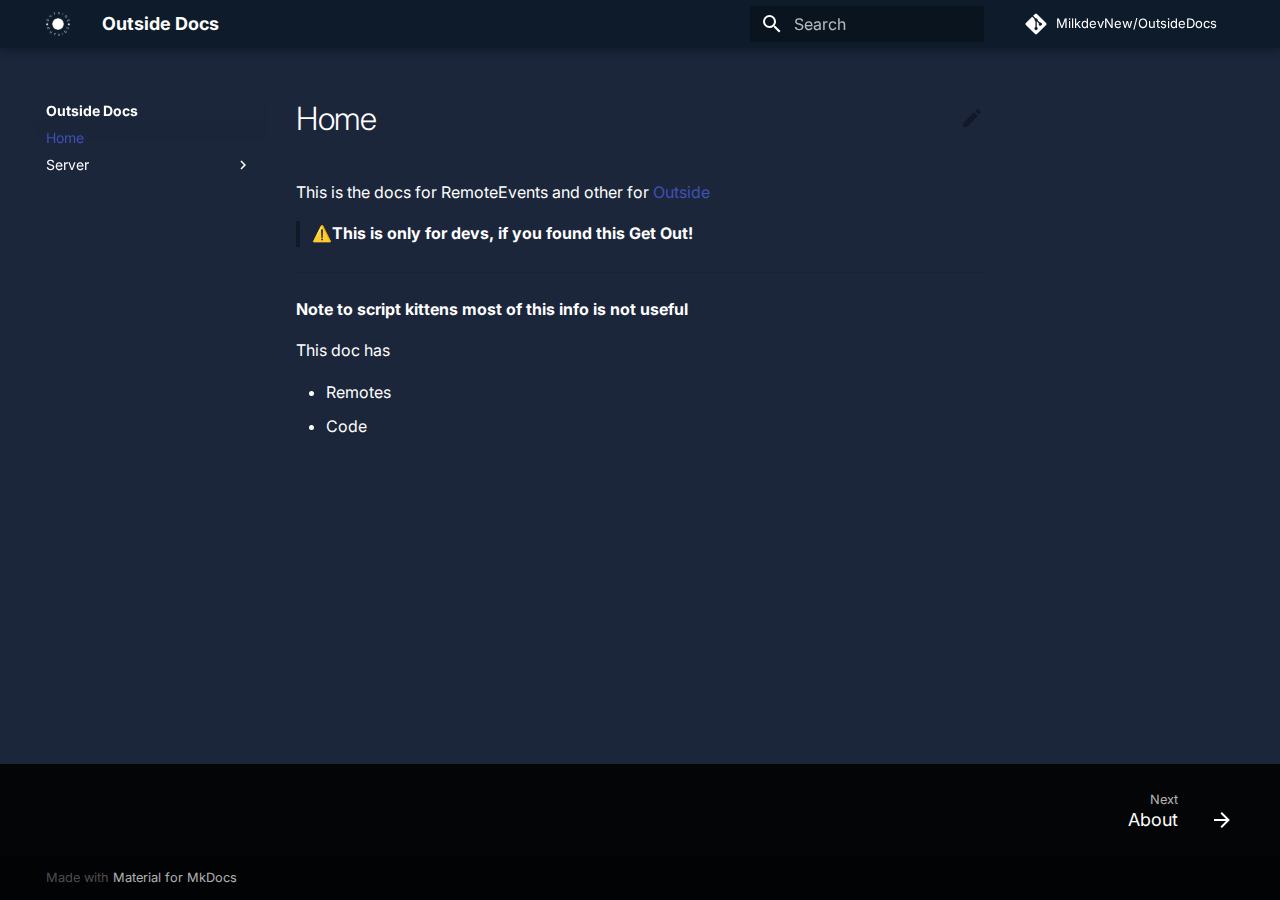
<file: index.html>
<!doctype html>
<html lang="en" class="no-js">
  <head>
    
      <meta charset="utf-8">
      <meta name="viewport" content="width=device-width,initial-scale=1">
      
      
      
      <link rel="icon" href="images/whiteHigh.png">
      <meta name="generator" content="mkdocs-1.4.2, mkdocs-material-8.5.8">
    
    
      
        <title>Outside Docs</title>
      
    
    
      <link rel="stylesheet" href="assets/stylesheets/main.20d9efc8.min.css">
      
        
        <link rel="stylesheet" href="assets/stylesheets/palette.815d1a91.min.css">
        
      
      

    
    
    
      
        
        
        <link rel="preconnect" href="https://fonts.gstatic.com" crossorigin>
        <link rel="stylesheet" href="https://fonts.googleapis.com/css?family=Inter:300,300i,400,400i,700,700i%7CJetBrains+Mono:400,400i,700,700i&display=fallback">
        <style>:root{--md-text-font:"Inter";--md-code-font:"JetBrains Mono"}</style>
      
    
    
      <link rel="stylesheet" href="assets/main.css">
    
    <script>__md_scope=new URL(".",location),__md_hash=e=>[...e].reduce((e,_)=>(e<<5)-e+_.charCodeAt(0),0),__md_get=(e,_=localStorage,t=__md_scope)=>JSON.parse(_.getItem(t.pathname+"."+e)),__md_set=(e,_,t=localStorage,a=__md_scope)=>{try{t.setItem(a.pathname+"."+e,JSON.stringify(_))}catch(e){}}</script>
    
      

    
    
    
  </head>
  
  
    
    
    
    
    
    <body dir="ltr" data-md-color-scheme="outside-dark" data-md-color-primary="" data-md-color-accent="">
  
    
    
    <input class="md-toggle" data-md-toggle="drawer" type="checkbox" id="__drawer" autocomplete="off">
    <input class="md-toggle" data-md-toggle="search" type="checkbox" id="__search" autocomplete="off">
    <label class="md-overlay" for="__drawer"></label>
    <div data-md-component="skip">
      
    </div>
    <div data-md-component="announce">
      
    </div>
    
    
      

<header class="md-header" data-md-component="header">
  <nav class="md-header__inner md-grid" aria-label="Header">
    <a href="." title="Outside Docs" class="md-header__button md-logo" aria-label="Outside Docs" data-md-component="logo">
      
  <img src="images/whiteHigh.png" alt="logo">

    </a>
    <label class="md-header__button md-icon" for="__drawer">
      <svg xmlns="http://www.w3.org/2000/svg" viewBox="0 0 24 24"><path d="M3 6h18v2H3V6m0 5h18v2H3v-2m0 5h18v2H3v-2Z"/></svg>
    </label>
    <div class="md-header__title" data-md-component="header-title">
      <div class="md-header__ellipsis">
        <div class="md-header__topic">
          <span class="md-ellipsis">
            Outside Docs
          </span>
        </div>
        <div class="md-header__topic" data-md-component="header-topic">
          <span class="md-ellipsis">
            
              Home
            
          </span>
        </div>
      </div>
    </div>
    
    
    
      <label class="md-header__button md-icon" for="__search">
        <svg xmlns="http://www.w3.org/2000/svg" viewBox="0 0 24 24"><path d="M9.5 3A6.5 6.5 0 0 1 16 9.5c0 1.61-.59 3.09-1.56 4.23l.27.27h.79l5 5-1.5 1.5-5-5v-.79l-.27-.27A6.516 6.516 0 0 1 9.5 16 6.5 6.5 0 0 1 3 9.5 6.5 6.5 0 0 1 9.5 3m0 2C7 5 5 7 5 9.5S7 14 9.5 14 14 12 14 9.5 12 5 9.5 5Z"/></svg>
      </label>
      <div class="md-search" data-md-component="search" role="dialog">
  <label class="md-search__overlay" for="__search"></label>
  <div class="md-search__inner" role="search">
    <form class="md-search__form" name="search">
      <input type="text" class="md-search__input" name="query" aria-label="Search" placeholder="Search" autocapitalize="off" autocorrect="off" autocomplete="off" spellcheck="false" data-md-component="search-query" required>
      <label class="md-search__icon md-icon" for="__search">
        <svg xmlns="http://www.w3.org/2000/svg" viewBox="0 0 24 24"><path d="M9.5 3A6.5 6.5 0 0 1 16 9.5c0 1.61-.59 3.09-1.56 4.23l.27.27h.79l5 5-1.5 1.5-5-5v-.79l-.27-.27A6.516 6.516 0 0 1 9.5 16 6.5 6.5 0 0 1 3 9.5 6.5 6.5 0 0 1 9.5 3m0 2C7 5 5 7 5 9.5S7 14 9.5 14 14 12 14 9.5 12 5 9.5 5Z"/></svg>
        <svg xmlns="http://www.w3.org/2000/svg" viewBox="0 0 24 24"><path d="M20 11v2H8l5.5 5.5-1.42 1.42L4.16 12l7.92-7.92L13.5 5.5 8 11h12Z"/></svg>
      </label>
      <nav class="md-search__options" aria-label="Search">
        
        <button type="reset" class="md-search__icon md-icon" title="Clear" aria-label="Clear" tabindex="-1">
          <svg xmlns="http://www.w3.org/2000/svg" viewBox="0 0 24 24"><path d="M19 6.41 17.59 5 12 10.59 6.41 5 5 6.41 10.59 12 5 17.59 6.41 19 12 13.41 17.59 19 19 17.59 13.41 12 19 6.41Z"/></svg>
        </button>
      </nav>
      
    </form>
    <div class="md-search__output">
      <div class="md-search__scrollwrap" data-md-scrollfix>
        <div class="md-search-result" data-md-component="search-result">
          <div class="md-search-result__meta">
            Initializing search
          </div>
          <ol class="md-search-result__list"></ol>
        </div>
      </div>
    </div>
  </div>
</div>
    
    
      <div class="md-header__source">
        <a href="https://github.com/MilkdevNew/OutsideDocs" title="Go to repository" class="md-source" data-md-component="source">
  <div class="md-source__icon md-icon">
    
    <svg xmlns="http://www.w3.org/2000/svg" viewBox="0 0 448 512"><!--! Font Awesome Free 6.2.0 by @fontawesome - https://fontawesome.com License - https://fontawesome.com/license/free (Icons: CC BY 4.0, Fonts: SIL OFL 1.1, Code: MIT License) Copyright 2022 Fonticons, Inc.--><path d="M439.55 236.05 244 40.45a28.87 28.87 0 0 0-40.81 0l-40.66 40.63 51.52 51.52c27.06-9.14 52.68 16.77 43.39 43.68l49.66 49.66c34.23-11.8 61.18 31 35.47 56.69-26.49 26.49-70.21-2.87-56-37.34L240.22 199v121.85c25.3 12.54 22.26 41.85 9.08 55a34.34 34.34 0 0 1-48.55 0c-17.57-17.6-11.07-46.91 11.25-56v-123c-20.8-8.51-24.6-30.74-18.64-45L142.57 101 8.45 235.14a28.86 28.86 0 0 0 0 40.81l195.61 195.6a28.86 28.86 0 0 0 40.8 0l194.69-194.69a28.86 28.86 0 0 0 0-40.81z"/></svg>
  </div>
  <div class="md-source__repository">
    MilkdevNew/OutsideDocs
  </div>
</a>
      </div>
    
  </nav>
  
</header>
    
    <div class="md-container" data-md-component="container">
      
      
        
          
        
      
      <main class="md-main" data-md-component="main">
        <div class="md-main__inner md-grid">
          
            
              
              <div class="md-sidebar md-sidebar--primary" data-md-component="sidebar" data-md-type="navigation" >
                <div class="md-sidebar__scrollwrap">
                  <div class="md-sidebar__inner">
                    


<nav class="md-nav md-nav--primary" aria-label="Navigation" data-md-level="0">
  <label class="md-nav__title" for="__drawer">
    <a href="." title="Outside Docs" class="md-nav__button md-logo" aria-label="Outside Docs" data-md-component="logo">
      
  <img src="images/whiteHigh.png" alt="logo">

    </a>
    Outside Docs
  </label>
  
    <div class="md-nav__source">
      <a href="https://github.com/MilkdevNew/OutsideDocs" title="Go to repository" class="md-source" data-md-component="source">
  <div class="md-source__icon md-icon">
    
    <svg xmlns="http://www.w3.org/2000/svg" viewBox="0 0 448 512"><!--! Font Awesome Free 6.2.0 by @fontawesome - https://fontawesome.com License - https://fontawesome.com/license/free (Icons: CC BY 4.0, Fonts: SIL OFL 1.1, Code: MIT License) Copyright 2022 Fonticons, Inc.--><path d="M439.55 236.05 244 40.45a28.87 28.87 0 0 0-40.81 0l-40.66 40.63 51.52 51.52c27.06-9.14 52.68 16.77 43.39 43.68l49.66 49.66c34.23-11.8 61.18 31 35.47 56.69-26.49 26.49-70.21-2.87-56-37.34L240.22 199v121.85c25.3 12.54 22.26 41.85 9.08 55a34.34 34.34 0 0 1-48.55 0c-17.57-17.6-11.07-46.91 11.25-56v-123c-20.8-8.51-24.6-30.74-18.64-45L142.57 101 8.45 235.14a28.86 28.86 0 0 0 0 40.81l195.61 195.6a28.86 28.86 0 0 0 40.8 0l194.69-194.69a28.86 28.86 0 0 0 0-40.81z"/></svg>
  </div>
  <div class="md-source__repository">
    MilkdevNew/OutsideDocs
  </div>
</a>
    </div>
  
  <ul class="md-nav__list" data-md-scrollfix>
    
      
      
      

  
  
    
  
  
    <li class="md-nav__item md-nav__item--active">
      
      <input class="md-nav__toggle md-toggle" data-md-toggle="toc" type="checkbox" id="__toc">
      
      
      
      <a href="." class="md-nav__link md-nav__link--active">
        Home
      </a>
      
    </li>
  

    
      
      
      

  
  
  
    
    <li class="md-nav__item md-nav__item--nested">
      
      
        <input class="md-nav__toggle md-toggle" data-md-toggle="__nav_2" type="checkbox" id="__nav_2" >
      
      
      
      
        <label class="md-nav__link" for="__nav_2">
          Server
          <span class="md-nav__icon md-icon"></span>
        </label>
      
      <nav class="md-nav" aria-label="Server" data-md-level="1">
        <label class="md-nav__title" for="__nav_2">
          <span class="md-nav__icon md-icon"></span>
          Server
        </label>
        <ul class="md-nav__list" data-md-scrollfix>
          
            
              
  
  
  
    <li class="md-nav__item">
      <a href="server/" class="md-nav__link">
        About
      </a>
    </li>
  

            
          
            
              
  
  
  
    <li class="md-nav__item">
      <a href="server/DialogueRemote/" class="md-nav__link">
        DialogueRemote
      </a>
    </li>
  

            
          
            
              
  
  
  
    <li class="md-nav__item">
      <a href="server/StartRaining/" class="md-nav__link">
        StartRaining
      </a>
    </li>
  

            
          
            
              
  
  
  
    <li class="md-nav__item">
      <a href="server/StopRaining/" class="md-nav__link">
        StopRaining
      </a>
    </li>
  

            
          
            
              
  
  
  
    <li class="md-nav__item">
      <a href="server/EditCamera/" class="md-nav__link">
        EditCamera
      </a>
    </li>
  

            
          
            
              
  
  
  
    <li class="md-nav__item">
      <a href="server/ShopE/" class="md-nav__link">
        ShopE
      </a>
    </li>
  

            
          
        </ul>
      </nav>
    </li>
  

    
  </ul>
</nav>
                  </div>
                </div>
              </div>
            
            
              
              <div class="md-sidebar md-sidebar--secondary" data-md-component="sidebar" data-md-type="toc" >
                <div class="md-sidebar__scrollwrap">
                  <div class="md-sidebar__inner">
                    

<nav class="md-nav md-nav--secondary" aria-label="Table of contents">
  
  
  
  
</nav>
                  </div>
                </div>
              </div>
            
          
          
            <div class="md-content" data-md-component="content">
              <article class="md-content__inner md-typeset">
                
                  

  <a href="https://github.com/MilkdevNew/OutsideDocs/edit/master/docs/index.md" title="Edit this page" class="md-content__button md-icon">
    
    <svg xmlns="http://www.w3.org/2000/svg" viewBox="0 0 24 24"><path d="M20.71 7.04c.39-.39.39-1.04 0-1.41l-2.34-2.34c-.37-.39-1.02-.39-1.41 0l-1.84 1.83 3.75 3.75M3 17.25V21h3.75L17.81 9.93l-3.75-3.75L3 17.25Z"/></svg>
  </a>


  <h1>Home</h1>

<p>This is the docs for RemoteEvents and other for <a href="https://rblx.games/10953991643">Outside</a></p>
<blockquote>
<p>⚠️<strong>This is only for devs, if you found this Get Out!</strong></p>
</blockquote>
<hr />
<p><strong> Note to script kittens most of this info is not useful</strong></p>
<p>This doc has</p>
<ul>
<li>Remotes</li>
<li>Code</li>
</ul>





                
              </article>
            </div>
          
          
        </div>
        
      </main>
      
        <footer class="md-footer">
  
    
    <nav class="md-footer__inner md-grid" aria-label="Footer" >
      
      
        
        <a href="server/" class="md-footer__link md-footer__link--next" aria-label="Next: About" rel="next">
          <div class="md-footer__title">
            <div class="md-ellipsis">
              <span class="md-footer__direction">
                Next
              </span>
              About
            </div>
          </div>
          <div class="md-footer__button md-icon">
            <svg xmlns="http://www.w3.org/2000/svg" viewBox="0 0 24 24"><path d="M4 11v2h12l-5.5 5.5 1.42 1.42L19.84 12l-7.92-7.92L10.5 5.5 16 11H4Z"/></svg>
          </div>
        </a>
      
    </nav>
  
  <div class="md-footer-meta md-typeset">
    <div class="md-footer-meta__inner md-grid">
      <div class="md-copyright">
  
  
    Made with
    <a href="https://squidfunk.github.io/mkdocs-material/" target="_blank" rel="noopener">
      Material for MkDocs
    </a>
  
</div>
      
    </div>
  </div>
</footer>
      
    </div>
    <div class="md-dialog" data-md-component="dialog">
      <div class="md-dialog__inner md-typeset"></div>
    </div>
    
    <script id="__config" type="application/json">{"base": ".", "features": [], "search": "assets/javascripts/workers/search.16e2a7d4.min.js", "translations": {"clipboard.copied": "Copied to clipboard", "clipboard.copy": "Copy to clipboard", "search.config.lang": "en", "search.config.pipeline": "trimmer, stopWordFilter", "search.config.separator": "[\\s\\-]+", "search.placeholder": "Search", "search.result.more.one": "1 more on this page", "search.result.more.other": "# more on this page", "search.result.none": "No matching documents", "search.result.one": "1 matching document", "search.result.other": "# matching documents", "search.result.placeholder": "Type to start searching", "search.result.term.missing": "Missing", "select.version.title": "Select version"}}</script>
    
    
      <script src="assets/javascripts/bundle.d6c3db9e.min.js"></script>
      
    
  </body>
</html>
</file>
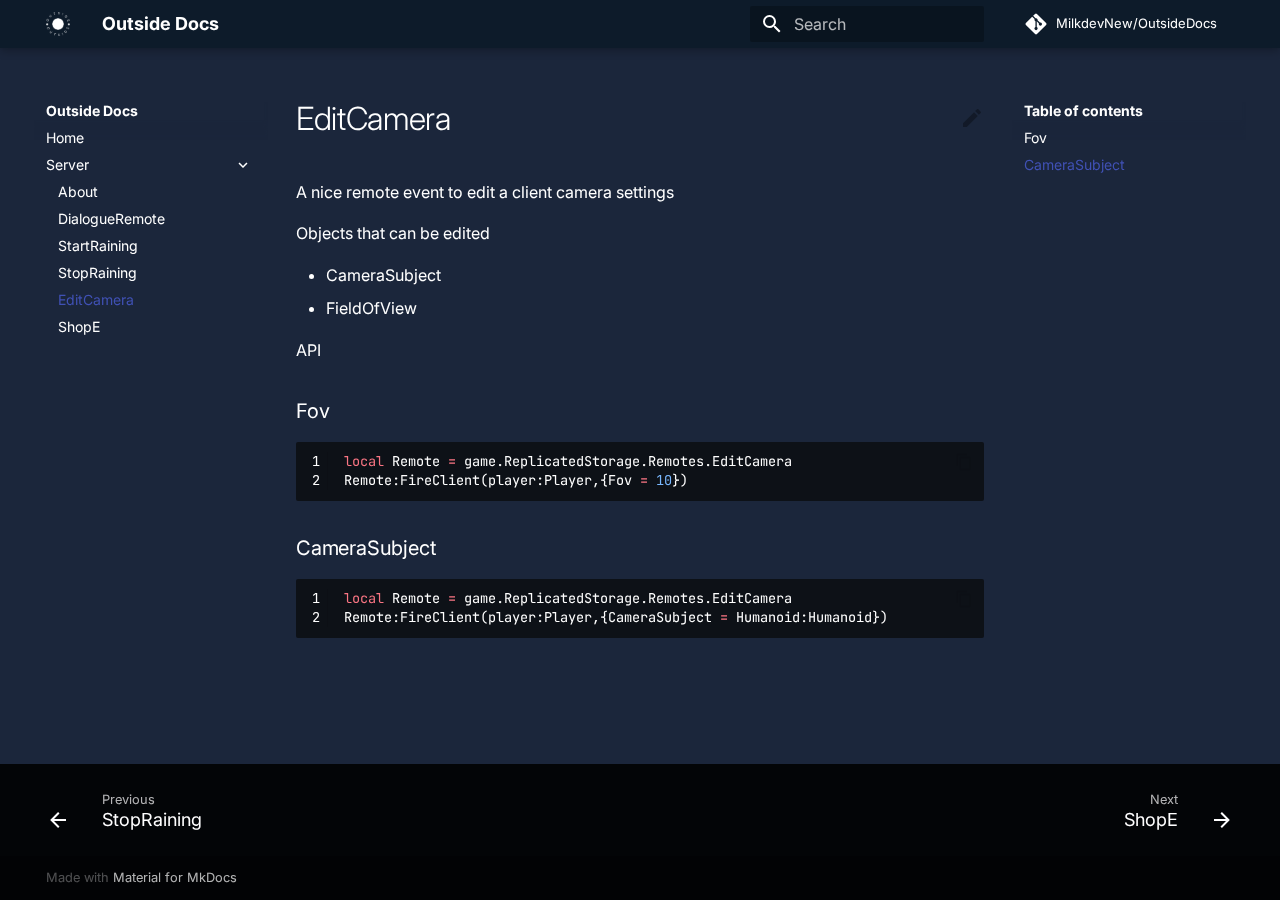
<file: server/EditCamera/index.html>
<!doctype html>
<html lang="en" class="no-js">
  <head>
    
      <meta charset="utf-8">
      <meta name="viewport" content="width=device-width,initial-scale=1">
      
      
      
      <link rel="icon" href="../../images/whiteHigh.png">
      <meta name="generator" content="mkdocs-1.4.2, mkdocs-material-8.5.8">
    
    
      
        <title>EditCamera - Outside Docs</title>
      
    
    
      <link rel="stylesheet" href="../../assets/stylesheets/main.20d9efc8.min.css">
      
        
        <link rel="stylesheet" href="../../assets/stylesheets/palette.815d1a91.min.css">
        
      
      

    
    
    
      
        
        
        <link rel="preconnect" href="https://fonts.gstatic.com" crossorigin>
        <link rel="stylesheet" href="https://fonts.googleapis.com/css?family=Inter:300,300i,400,400i,700,700i%7CJetBrains+Mono:400,400i,700,700i&display=fallback">
        <style>:root{--md-text-font:"Inter";--md-code-font:"JetBrains Mono"}</style>
      
    
    
      <link rel="stylesheet" href="../../assets/main.css">
    
    <script>__md_scope=new URL("../..",location),__md_hash=e=>[...e].reduce((e,_)=>(e<<5)-e+_.charCodeAt(0),0),__md_get=(e,_=localStorage,t=__md_scope)=>JSON.parse(_.getItem(t.pathname+"."+e)),__md_set=(e,_,t=localStorage,a=__md_scope)=>{try{t.setItem(a.pathname+"."+e,JSON.stringify(_))}catch(e){}}</script>
    
      

    
    
    
  </head>
  
  
    
    
    
    
    
    <body dir="ltr" data-md-color-scheme="outside-dark" data-md-color-primary="" data-md-color-accent="">
  
    
    
    <input class="md-toggle" data-md-toggle="drawer" type="checkbox" id="__drawer" autocomplete="off">
    <input class="md-toggle" data-md-toggle="search" type="checkbox" id="__search" autocomplete="off">
    <label class="md-overlay" for="__drawer"></label>
    <div data-md-component="skip">
      
        
        <a href="#editcamera" class="md-skip">
          Skip to content
        </a>
      
    </div>
    <div data-md-component="announce">
      
    </div>
    
    
      

<header class="md-header" data-md-component="header">
  <nav class="md-header__inner md-grid" aria-label="Header">
    <a href="../.." title="Outside Docs" class="md-header__button md-logo" aria-label="Outside Docs" data-md-component="logo">
      
  <img src="../../images/whiteHigh.png" alt="logo">

    </a>
    <label class="md-header__button md-icon" for="__drawer">
      <svg xmlns="http://www.w3.org/2000/svg" viewBox="0 0 24 24"><path d="M3 6h18v2H3V6m0 5h18v2H3v-2m0 5h18v2H3v-2Z"/></svg>
    </label>
    <div class="md-header__title" data-md-component="header-title">
      <div class="md-header__ellipsis">
        <div class="md-header__topic">
          <span class="md-ellipsis">
            Outside Docs
          </span>
        </div>
        <div class="md-header__topic" data-md-component="header-topic">
          <span class="md-ellipsis">
            
              EditCamera
            
          </span>
        </div>
      </div>
    </div>
    
    
    
      <label class="md-header__button md-icon" for="__search">
        <svg xmlns="http://www.w3.org/2000/svg" viewBox="0 0 24 24"><path d="M9.5 3A6.5 6.5 0 0 1 16 9.5c0 1.61-.59 3.09-1.56 4.23l.27.27h.79l5 5-1.5 1.5-5-5v-.79l-.27-.27A6.516 6.516 0 0 1 9.5 16 6.5 6.5 0 0 1 3 9.5 6.5 6.5 0 0 1 9.5 3m0 2C7 5 5 7 5 9.5S7 14 9.5 14 14 12 14 9.5 12 5 9.5 5Z"/></svg>
      </label>
      <div class="md-search" data-md-component="search" role="dialog">
  <label class="md-search__overlay" for="__search"></label>
  <div class="md-search__inner" role="search">
    <form class="md-search__form" name="search">
      <input type="text" class="md-search__input" name="query" aria-label="Search" placeholder="Search" autocapitalize="off" autocorrect="off" autocomplete="off" spellcheck="false" data-md-component="search-query" required>
      <label class="md-search__icon md-icon" for="__search">
        <svg xmlns="http://www.w3.org/2000/svg" viewBox="0 0 24 24"><path d="M9.5 3A6.5 6.5 0 0 1 16 9.5c0 1.61-.59 3.09-1.56 4.23l.27.27h.79l5 5-1.5 1.5-5-5v-.79l-.27-.27A6.516 6.516 0 0 1 9.5 16 6.5 6.5 0 0 1 3 9.5 6.5 6.5 0 0 1 9.5 3m0 2C7 5 5 7 5 9.5S7 14 9.5 14 14 12 14 9.5 12 5 9.5 5Z"/></svg>
        <svg xmlns="http://www.w3.org/2000/svg" viewBox="0 0 24 24"><path d="M20 11v2H8l5.5 5.5-1.42 1.42L4.16 12l7.92-7.92L13.5 5.5 8 11h12Z"/></svg>
      </label>
      <nav class="md-search__options" aria-label="Search">
        
        <button type="reset" class="md-search__icon md-icon" title="Clear" aria-label="Clear" tabindex="-1">
          <svg xmlns="http://www.w3.org/2000/svg" viewBox="0 0 24 24"><path d="M19 6.41 17.59 5 12 10.59 6.41 5 5 6.41 10.59 12 5 17.59 6.41 19 12 13.41 17.59 19 19 17.59 13.41 12 19 6.41Z"/></svg>
        </button>
      </nav>
      
    </form>
    <div class="md-search__output">
      <div class="md-search__scrollwrap" data-md-scrollfix>
        <div class="md-search-result" data-md-component="search-result">
          <div class="md-search-result__meta">
            Initializing search
          </div>
          <ol class="md-search-result__list"></ol>
        </div>
      </div>
    </div>
  </div>
</div>
    
    
      <div class="md-header__source">
        <a href="https://github.com/MilkdevNew/OutsideDocs" title="Go to repository" class="md-source" data-md-component="source">
  <div class="md-source__icon md-icon">
    
    <svg xmlns="http://www.w3.org/2000/svg" viewBox="0 0 448 512"><!--! Font Awesome Free 6.2.0 by @fontawesome - https://fontawesome.com License - https://fontawesome.com/license/free (Icons: CC BY 4.0, Fonts: SIL OFL 1.1, Code: MIT License) Copyright 2022 Fonticons, Inc.--><path d="M439.55 236.05 244 40.45a28.87 28.87 0 0 0-40.81 0l-40.66 40.63 51.52 51.52c27.06-9.14 52.68 16.77 43.39 43.68l49.66 49.66c34.23-11.8 61.18 31 35.47 56.69-26.49 26.49-70.21-2.87-56-37.34L240.22 199v121.85c25.3 12.54 22.26 41.85 9.08 55a34.34 34.34 0 0 1-48.55 0c-17.57-17.6-11.07-46.91 11.25-56v-123c-20.8-8.51-24.6-30.74-18.64-45L142.57 101 8.45 235.14a28.86 28.86 0 0 0 0 40.81l195.61 195.6a28.86 28.86 0 0 0 40.8 0l194.69-194.69a28.86 28.86 0 0 0 0-40.81z"/></svg>
  </div>
  <div class="md-source__repository">
    MilkdevNew/OutsideDocs
  </div>
</a>
      </div>
    
  </nav>
  
</header>
    
    <div class="md-container" data-md-component="container">
      
      
        
          
        
      
      <main class="md-main" data-md-component="main">
        <div class="md-main__inner md-grid">
          
            
              
              <div class="md-sidebar md-sidebar--primary" data-md-component="sidebar" data-md-type="navigation" >
                <div class="md-sidebar__scrollwrap">
                  <div class="md-sidebar__inner">
                    


<nav class="md-nav md-nav--primary" aria-label="Navigation" data-md-level="0">
  <label class="md-nav__title" for="__drawer">
    <a href="../.." title="Outside Docs" class="md-nav__button md-logo" aria-label="Outside Docs" data-md-component="logo">
      
  <img src="../../images/whiteHigh.png" alt="logo">

    </a>
    Outside Docs
  </label>
  
    <div class="md-nav__source">
      <a href="https://github.com/MilkdevNew/OutsideDocs" title="Go to repository" class="md-source" data-md-component="source">
  <div class="md-source__icon md-icon">
    
    <svg xmlns="http://www.w3.org/2000/svg" viewBox="0 0 448 512"><!--! Font Awesome Free 6.2.0 by @fontawesome - https://fontawesome.com License - https://fontawesome.com/license/free (Icons: CC BY 4.0, Fonts: SIL OFL 1.1, Code: MIT License) Copyright 2022 Fonticons, Inc.--><path d="M439.55 236.05 244 40.45a28.87 28.87 0 0 0-40.81 0l-40.66 40.63 51.52 51.52c27.06-9.14 52.68 16.77 43.39 43.68l49.66 49.66c34.23-11.8 61.18 31 35.47 56.69-26.49 26.49-70.21-2.87-56-37.34L240.22 199v121.85c25.3 12.54 22.26 41.85 9.08 55a34.34 34.34 0 0 1-48.55 0c-17.57-17.6-11.07-46.91 11.25-56v-123c-20.8-8.51-24.6-30.74-18.64-45L142.57 101 8.45 235.14a28.86 28.86 0 0 0 0 40.81l195.61 195.6a28.86 28.86 0 0 0 40.8 0l194.69-194.69a28.86 28.86 0 0 0 0-40.81z"/></svg>
  </div>
  <div class="md-source__repository">
    MilkdevNew/OutsideDocs
  </div>
</a>
    </div>
  
  <ul class="md-nav__list" data-md-scrollfix>
    
      
      
      

  
  
  
    <li class="md-nav__item">
      <a href="../.." class="md-nav__link">
        Home
      </a>
    </li>
  

    
      
      
      

  
  
    
  
  
    
    <li class="md-nav__item md-nav__item--active md-nav__item--nested">
      
      
        <input class="md-nav__toggle md-toggle" data-md-toggle="__nav_2" type="checkbox" id="__nav_2" checked>
      
      
      
      
        <label class="md-nav__link" for="__nav_2">
          Server
          <span class="md-nav__icon md-icon"></span>
        </label>
      
      <nav class="md-nav" aria-label="Server" data-md-level="1">
        <label class="md-nav__title" for="__nav_2">
          <span class="md-nav__icon md-icon"></span>
          Server
        </label>
        <ul class="md-nav__list" data-md-scrollfix>
          
            
              
  
  
  
    <li class="md-nav__item">
      <a href="../" class="md-nav__link">
        About
      </a>
    </li>
  

            
          
            
              
  
  
  
    <li class="md-nav__item">
      <a href="../DialogueRemote/" class="md-nav__link">
        DialogueRemote
      </a>
    </li>
  

            
          
            
              
  
  
  
    <li class="md-nav__item">
      <a href="../StartRaining/" class="md-nav__link">
        StartRaining
      </a>
    </li>
  

            
          
            
              
  
  
  
    <li class="md-nav__item">
      <a href="../StopRaining/" class="md-nav__link">
        StopRaining
      </a>
    </li>
  

            
          
            
              
  
  
    
  
  
    <li class="md-nav__item md-nav__item--active">
      
      <input class="md-nav__toggle md-toggle" data-md-toggle="toc" type="checkbox" id="__toc">
      
      
        
      
      
        <label class="md-nav__link md-nav__link--active" for="__toc">
          EditCamera
          <span class="md-nav__icon md-icon"></span>
        </label>
      
      <a href="./" class="md-nav__link md-nav__link--active">
        EditCamera
      </a>
      
        

<nav class="md-nav md-nav--secondary" aria-label="Table of contents">
  
  
  
    
  
  
    <label class="md-nav__title" for="__toc">
      <span class="md-nav__icon md-icon"></span>
      Table of contents
    </label>
    <ul class="md-nav__list" data-md-component="toc" data-md-scrollfix>
      
        <li class="md-nav__item">
  <a href="#fov" class="md-nav__link">
    Fov
  </a>
  
</li>
      
        <li class="md-nav__item">
  <a href="#camerasubject" class="md-nav__link">
    CameraSubject
  </a>
  
</li>
      
    </ul>
  
</nav>
      
    </li>
  

            
          
            
              
  
  
  
    <li class="md-nav__item">
      <a href="../ShopE/" class="md-nav__link">
        ShopE
      </a>
    </li>
  

            
          
        </ul>
      </nav>
    </li>
  

    
  </ul>
</nav>
                  </div>
                </div>
              </div>
            
            
              
              <div class="md-sidebar md-sidebar--secondary" data-md-component="sidebar" data-md-type="toc" >
                <div class="md-sidebar__scrollwrap">
                  <div class="md-sidebar__inner">
                    

<nav class="md-nav md-nav--secondary" aria-label="Table of contents">
  
  
  
    
  
  
    <label class="md-nav__title" for="__toc">
      <span class="md-nav__icon md-icon"></span>
      Table of contents
    </label>
    <ul class="md-nav__list" data-md-component="toc" data-md-scrollfix>
      
        <li class="md-nav__item">
  <a href="#fov" class="md-nav__link">
    Fov
  </a>
  
</li>
      
        <li class="md-nav__item">
  <a href="#camerasubject" class="md-nav__link">
    CameraSubject
  </a>
  
</li>
      
    </ul>
  
</nav>
                  </div>
                </div>
              </div>
            
          
          
            <div class="md-content" data-md-component="content">
              <article class="md-content__inner md-typeset">
                
                  

  <a href="https://github.com/MilkdevNew/OutsideDocs/edit/master/docs/server/EditCamera.md" title="Edit this page" class="md-content__button md-icon">
    
    <svg xmlns="http://www.w3.org/2000/svg" viewBox="0 0 24 24"><path d="M20.71 7.04c.39-.39.39-1.04 0-1.41l-2.34-2.34c-.37-.39-1.02-.39-1.41 0l-1.84 1.83 3.75 3.75M3 17.25V21h3.75L17.81 9.93l-3.75-3.75L3 17.25Z"/></svg>
  </a>


<h1 id="editcamera">EditCamera<a class="headerlink" href="#editcamera" title="Permanent link">&para;</a></h1>
<p>A nice remote event to edit a client camera settings</p>
<p>Objects that can be edited</p>
<ul>
<li>CameraSubject</li>
<li>FieldOfView</li>
</ul>
<p>API</p>
<h3 id="fov">Fov<a class="headerlink" href="#fov" title="Permanent link">&para;</a></h3>
<div class="highlight"><table class="highlighttable"><tr><td class="linenos"><div class="linenodiv"><pre><span></span><span class="normal">1</span>
<span class="normal">2</span></pre></div></td><td class="code"><div><pre><span></span><code><span class="kd">local</span> <span class="n">Remote</span> <span class="o">=</span> <span class="n">game</span><span class="p">.</span><span class="n">ReplicatedStorage</span><span class="p">.</span><span class="n">Remotes</span><span class="p">.</span><span class="n">EditCamera</span>
<span class="n">Remote</span><span class="p">:</span><span class="n">FireClient</span><span class="p">(</span><span class="n">player</span><span class="p">:</span><span class="n">Player</span><span class="p">,{</span><span class="n">Fov</span> <span class="o">=</span> <span class="mi">10</span><span class="p">})</span>
</code></pre></div></td></tr></table></div>
<h3 id="camerasubject">CameraSubject<a class="headerlink" href="#camerasubject" title="Permanent link">&para;</a></h3>
<div class="highlight"><table class="highlighttable"><tr><td class="linenos"><div class="linenodiv"><pre><span></span><span class="normal">1</span>
<span class="normal">2</span></pre></div></td><td class="code"><div><pre><span></span><code><span class="kd">local</span> <span class="n">Remote</span> <span class="o">=</span> <span class="n">game</span><span class="p">.</span><span class="n">ReplicatedStorage</span><span class="p">.</span><span class="n">Remotes</span><span class="p">.</span><span class="n">EditCamera</span>
<span class="n">Remote</span><span class="p">:</span><span class="n">FireClient</span><span class="p">(</span><span class="n">player</span><span class="p">:</span><span class="n">Player</span><span class="p">,{</span><span class="n">CameraSubject</span> <span class="o">=</span> <span class="n">Humanoid</span><span class="p">:</span><span class="n">Humanoid</span><span class="p">})</span>
</code></pre></div></td></tr></table></div>





                
              </article>
            </div>
          
          
        </div>
        
      </main>
      
        <footer class="md-footer">
  
    
    <nav class="md-footer__inner md-grid" aria-label="Footer" >
      
        
        <a href="../StopRaining/" class="md-footer__link md-footer__link--prev" aria-label="Previous: StopRaining" rel="prev">
          <div class="md-footer__button md-icon">
            <svg xmlns="http://www.w3.org/2000/svg" viewBox="0 0 24 24"><path d="M20 11v2H8l5.5 5.5-1.42 1.42L4.16 12l7.92-7.92L13.5 5.5 8 11h12Z"/></svg>
          </div>
          <div class="md-footer__title">
            <div class="md-ellipsis">
              <span class="md-footer__direction">
                Previous
              </span>
              StopRaining
            </div>
          </div>
        </a>
      
      
        
        <a href="../ShopE/" class="md-footer__link md-footer__link--next" aria-label="Next: ShopE" rel="next">
          <div class="md-footer__title">
            <div class="md-ellipsis">
              <span class="md-footer__direction">
                Next
              </span>
              ShopE
            </div>
          </div>
          <div class="md-footer__button md-icon">
            <svg xmlns="http://www.w3.org/2000/svg" viewBox="0 0 24 24"><path d="M4 11v2h12l-5.5 5.5 1.42 1.42L19.84 12l-7.92-7.92L10.5 5.5 16 11H4Z"/></svg>
          </div>
        </a>
      
    </nav>
  
  <div class="md-footer-meta md-typeset">
    <div class="md-footer-meta__inner md-grid">
      <div class="md-copyright">
  
  
    Made with
    <a href="https://squidfunk.github.io/mkdocs-material/" target="_blank" rel="noopener">
      Material for MkDocs
    </a>
  
</div>
      
    </div>
  </div>
</footer>
      
    </div>
    <div class="md-dialog" data-md-component="dialog">
      <div class="md-dialog__inner md-typeset"></div>
    </div>
    
    <script id="__config" type="application/json">{"base": "../..", "features": [], "search": "../../assets/javascripts/workers/search.16e2a7d4.min.js", "translations": {"clipboard.copied": "Copied to clipboard", "clipboard.copy": "Copy to clipboard", "search.config.lang": "en", "search.config.pipeline": "trimmer, stopWordFilter", "search.config.separator": "[\\s\\-]+", "search.placeholder": "Search", "search.result.more.one": "1 more on this page", "search.result.more.other": "# more on this page", "search.result.none": "No matching documents", "search.result.one": "1 matching document", "search.result.other": "# matching documents", "search.result.placeholder": "Type to start searching", "search.result.term.missing": "Missing", "select.version.title": "Select version"}}</script>
    
    
      <script src="../../assets/javascripts/bundle.d6c3db9e.min.js"></script>
      
    
  </body>
</html>
</file>
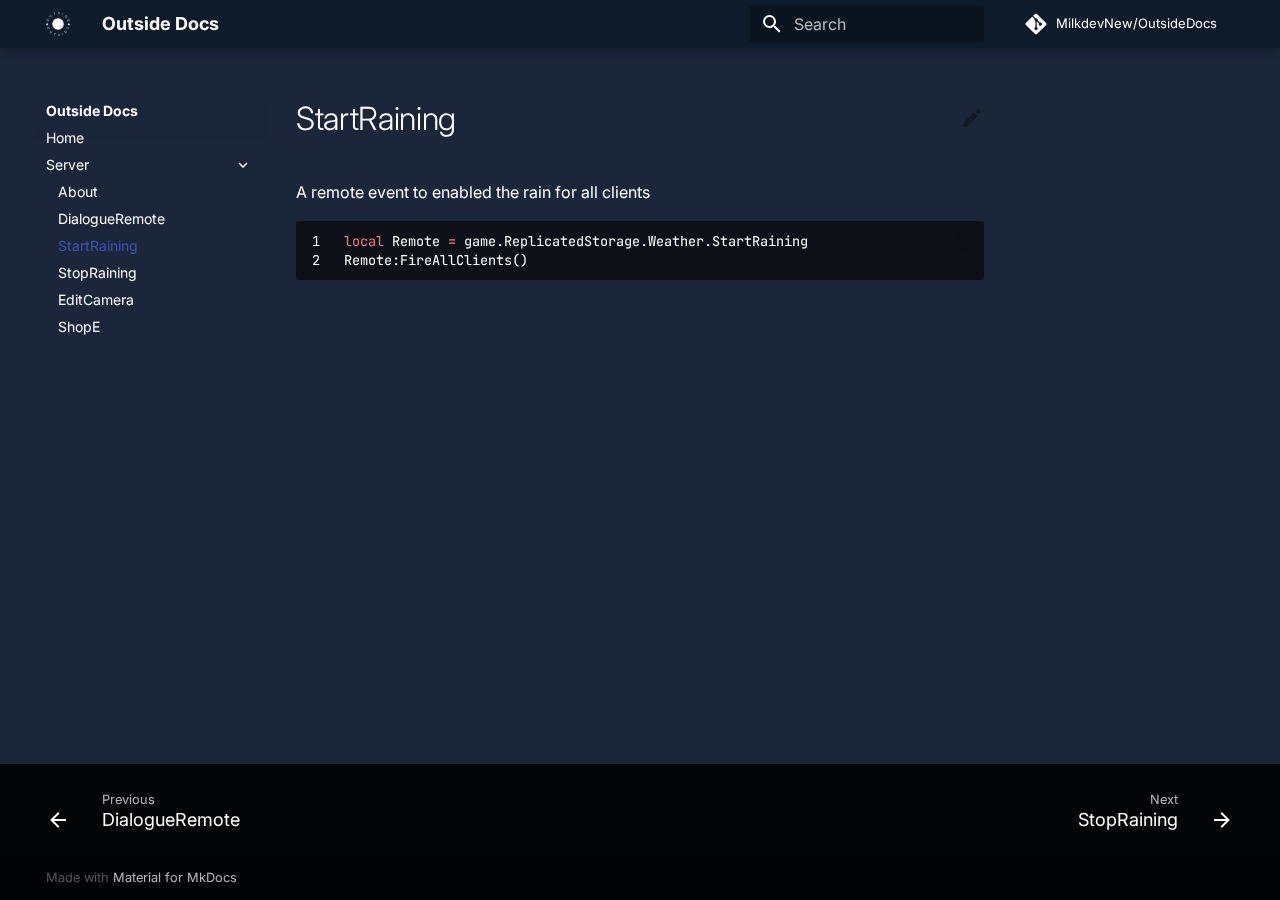
<file: server/StartRaining/index.html>
<!doctype html>
<html lang="en" class="no-js">
  <head>
    
      <meta charset="utf-8">
      <meta name="viewport" content="width=device-width,initial-scale=1">
      
      
      
      <link rel="icon" href="../../images/whiteHigh.png">
      <meta name="generator" content="mkdocs-1.4.2, mkdocs-material-8.5.8">
    
    
      
        <title>StartRaining - Outside Docs</title>
      
    
    
      <link rel="stylesheet" href="../../assets/stylesheets/main.20d9efc8.min.css">
      
        
        <link rel="stylesheet" href="../../assets/stylesheets/palette.815d1a91.min.css">
        
      
      

    
    
    
      
        
        
        <link rel="preconnect" href="https://fonts.gstatic.com" crossorigin>
        <link rel="stylesheet" href="https://fonts.googleapis.com/css?family=Inter:300,300i,400,400i,700,700i%7CJetBrains+Mono:400,400i,700,700i&display=fallback">
        <style>:root{--md-text-font:"Inter";--md-code-font:"JetBrains Mono"}</style>
      
    
    
      <link rel="stylesheet" href="../../assets/main.css">
    
    <script>__md_scope=new URL("../..",location),__md_hash=e=>[...e].reduce((e,_)=>(e<<5)-e+_.charCodeAt(0),0),__md_get=(e,_=localStorage,t=__md_scope)=>JSON.parse(_.getItem(t.pathname+"."+e)),__md_set=(e,_,t=localStorage,a=__md_scope)=>{try{t.setItem(a.pathname+"."+e,JSON.stringify(_))}catch(e){}}</script>
    
      

    
    
    
  </head>
  
  
    
    
    
    
    
    <body dir="ltr" data-md-color-scheme="outside-dark" data-md-color-primary="" data-md-color-accent="">
  
    
    
    <input class="md-toggle" data-md-toggle="drawer" type="checkbox" id="__drawer" autocomplete="off">
    <input class="md-toggle" data-md-toggle="search" type="checkbox" id="__search" autocomplete="off">
    <label class="md-overlay" for="__drawer"></label>
    <div data-md-component="skip">
      
        
        <a href="#startraining" class="md-skip">
          Skip to content
        </a>
      
    </div>
    <div data-md-component="announce">
      
    </div>
    
    
      

<header class="md-header" data-md-component="header">
  <nav class="md-header__inner md-grid" aria-label="Header">
    <a href="../.." title="Outside Docs" class="md-header__button md-logo" aria-label="Outside Docs" data-md-component="logo">
      
  <img src="../../images/whiteHigh.png" alt="logo">

    </a>
    <label class="md-header__button md-icon" for="__drawer">
      <svg xmlns="http://www.w3.org/2000/svg" viewBox="0 0 24 24"><path d="M3 6h18v2H3V6m0 5h18v2H3v-2m0 5h18v2H3v-2Z"/></svg>
    </label>
    <div class="md-header__title" data-md-component="header-title">
      <div class="md-header__ellipsis">
        <div class="md-header__topic">
          <span class="md-ellipsis">
            Outside Docs
          </span>
        </div>
        <div class="md-header__topic" data-md-component="header-topic">
          <span class="md-ellipsis">
            
              StartRaining
            
          </span>
        </div>
      </div>
    </div>
    
    
    
      <label class="md-header__button md-icon" for="__search">
        <svg xmlns="http://www.w3.org/2000/svg" viewBox="0 0 24 24"><path d="M9.5 3A6.5 6.5 0 0 1 16 9.5c0 1.61-.59 3.09-1.56 4.23l.27.27h.79l5 5-1.5 1.5-5-5v-.79l-.27-.27A6.516 6.516 0 0 1 9.5 16 6.5 6.5 0 0 1 3 9.5 6.5 6.5 0 0 1 9.5 3m0 2C7 5 5 7 5 9.5S7 14 9.5 14 14 12 14 9.5 12 5 9.5 5Z"/></svg>
      </label>
      <div class="md-search" data-md-component="search" role="dialog">
  <label class="md-search__overlay" for="__search"></label>
  <div class="md-search__inner" role="search">
    <form class="md-search__form" name="search">
      <input type="text" class="md-search__input" name="query" aria-label="Search" placeholder="Search" autocapitalize="off" autocorrect="off" autocomplete="off" spellcheck="false" data-md-component="search-query" required>
      <label class="md-search__icon md-icon" for="__search">
        <svg xmlns="http://www.w3.org/2000/svg" viewBox="0 0 24 24"><path d="M9.5 3A6.5 6.5 0 0 1 16 9.5c0 1.61-.59 3.09-1.56 4.23l.27.27h.79l5 5-1.5 1.5-5-5v-.79l-.27-.27A6.516 6.516 0 0 1 9.5 16 6.5 6.5 0 0 1 3 9.5 6.5 6.5 0 0 1 9.5 3m0 2C7 5 5 7 5 9.5S7 14 9.5 14 14 12 14 9.5 12 5 9.5 5Z"/></svg>
        <svg xmlns="http://www.w3.org/2000/svg" viewBox="0 0 24 24"><path d="M20 11v2H8l5.5 5.5-1.42 1.42L4.16 12l7.92-7.92L13.5 5.5 8 11h12Z"/></svg>
      </label>
      <nav class="md-search__options" aria-label="Search">
        
        <button type="reset" class="md-search__icon md-icon" title="Clear" aria-label="Clear" tabindex="-1">
          <svg xmlns="http://www.w3.org/2000/svg" viewBox="0 0 24 24"><path d="M19 6.41 17.59 5 12 10.59 6.41 5 5 6.41 10.59 12 5 17.59 6.41 19 12 13.41 17.59 19 19 17.59 13.41 12 19 6.41Z"/></svg>
        </button>
      </nav>
      
    </form>
    <div class="md-search__output">
      <div class="md-search__scrollwrap" data-md-scrollfix>
        <div class="md-search-result" data-md-component="search-result">
          <div class="md-search-result__meta">
            Initializing search
          </div>
          <ol class="md-search-result__list"></ol>
        </div>
      </div>
    </div>
  </div>
</div>
    
    
      <div class="md-header__source">
        <a href="https://github.com/MilkdevNew/OutsideDocs" title="Go to repository" class="md-source" data-md-component="source">
  <div class="md-source__icon md-icon">
    
    <svg xmlns="http://www.w3.org/2000/svg" viewBox="0 0 448 512"><!--! Font Awesome Free 6.2.0 by @fontawesome - https://fontawesome.com License - https://fontawesome.com/license/free (Icons: CC BY 4.0, Fonts: SIL OFL 1.1, Code: MIT License) Copyright 2022 Fonticons, Inc.--><path d="M439.55 236.05 244 40.45a28.87 28.87 0 0 0-40.81 0l-40.66 40.63 51.52 51.52c27.06-9.14 52.68 16.77 43.39 43.68l49.66 49.66c34.23-11.8 61.18 31 35.47 56.69-26.49 26.49-70.21-2.87-56-37.34L240.22 199v121.85c25.3 12.54 22.26 41.85 9.08 55a34.34 34.34 0 0 1-48.55 0c-17.57-17.6-11.07-46.91 11.25-56v-123c-20.8-8.51-24.6-30.74-18.64-45L142.57 101 8.45 235.14a28.86 28.86 0 0 0 0 40.81l195.61 195.6a28.86 28.86 0 0 0 40.8 0l194.69-194.69a28.86 28.86 0 0 0 0-40.81z"/></svg>
  </div>
  <div class="md-source__repository">
    MilkdevNew/OutsideDocs
  </div>
</a>
      </div>
    
  </nav>
  
</header>
    
    <div class="md-container" data-md-component="container">
      
      
        
          
        
      
      <main class="md-main" data-md-component="main">
        <div class="md-main__inner md-grid">
          
            
              
              <div class="md-sidebar md-sidebar--primary" data-md-component="sidebar" data-md-type="navigation" >
                <div class="md-sidebar__scrollwrap">
                  <div class="md-sidebar__inner">
                    


<nav class="md-nav md-nav--primary" aria-label="Navigation" data-md-level="0">
  <label class="md-nav__title" for="__drawer">
    <a href="../.." title="Outside Docs" class="md-nav__button md-logo" aria-label="Outside Docs" data-md-component="logo">
      
  <img src="../../images/whiteHigh.png" alt="logo">

    </a>
    Outside Docs
  </label>
  
    <div class="md-nav__source">
      <a href="https://github.com/MilkdevNew/OutsideDocs" title="Go to repository" class="md-source" data-md-component="source">
  <div class="md-source__icon md-icon">
    
    <svg xmlns="http://www.w3.org/2000/svg" viewBox="0 0 448 512"><!--! Font Awesome Free 6.2.0 by @fontawesome - https://fontawesome.com License - https://fontawesome.com/license/free (Icons: CC BY 4.0, Fonts: SIL OFL 1.1, Code: MIT License) Copyright 2022 Fonticons, Inc.--><path d="M439.55 236.05 244 40.45a28.87 28.87 0 0 0-40.81 0l-40.66 40.63 51.52 51.52c27.06-9.14 52.68 16.77 43.39 43.68l49.66 49.66c34.23-11.8 61.18 31 35.47 56.69-26.49 26.49-70.21-2.87-56-37.34L240.22 199v121.85c25.3 12.54 22.26 41.85 9.08 55a34.34 34.34 0 0 1-48.55 0c-17.57-17.6-11.07-46.91 11.25-56v-123c-20.8-8.51-24.6-30.74-18.64-45L142.57 101 8.45 235.14a28.86 28.86 0 0 0 0 40.81l195.61 195.6a28.86 28.86 0 0 0 40.8 0l194.69-194.69a28.86 28.86 0 0 0 0-40.81z"/></svg>
  </div>
  <div class="md-source__repository">
    MilkdevNew/OutsideDocs
  </div>
</a>
    </div>
  
  <ul class="md-nav__list" data-md-scrollfix>
    
      
      
      

  
  
  
    <li class="md-nav__item">
      <a href="../.." class="md-nav__link">
        Home
      </a>
    </li>
  

    
      
      
      

  
  
    
  
  
    
    <li class="md-nav__item md-nav__item--active md-nav__item--nested">
      
      
        <input class="md-nav__toggle md-toggle" data-md-toggle="__nav_2" type="checkbox" id="__nav_2" checked>
      
      
      
      
        <label class="md-nav__link" for="__nav_2">
          Server
          <span class="md-nav__icon md-icon"></span>
        </label>
      
      <nav class="md-nav" aria-label="Server" data-md-level="1">
        <label class="md-nav__title" for="__nav_2">
          <span class="md-nav__icon md-icon"></span>
          Server
        </label>
        <ul class="md-nav__list" data-md-scrollfix>
          
            
              
  
  
  
    <li class="md-nav__item">
      <a href="../" class="md-nav__link">
        About
      </a>
    </li>
  

            
          
            
              
  
  
  
    <li class="md-nav__item">
      <a href="../DialogueRemote/" class="md-nav__link">
        DialogueRemote
      </a>
    </li>
  

            
          
            
              
  
  
    
  
  
    <li class="md-nav__item md-nav__item--active">
      
      <input class="md-nav__toggle md-toggle" data-md-toggle="toc" type="checkbox" id="__toc">
      
      
        
      
      
      <a href="./" class="md-nav__link md-nav__link--active">
        StartRaining
      </a>
      
    </li>
  

            
          
            
              
  
  
  
    <li class="md-nav__item">
      <a href="../StopRaining/" class="md-nav__link">
        StopRaining
      </a>
    </li>
  

            
          
            
              
  
  
  
    <li class="md-nav__item">
      <a href="../EditCamera/" class="md-nav__link">
        EditCamera
      </a>
    </li>
  

            
          
            
              
  
  
  
    <li class="md-nav__item">
      <a href="../ShopE/" class="md-nav__link">
        ShopE
      </a>
    </li>
  

            
          
        </ul>
      </nav>
    </li>
  

    
  </ul>
</nav>
                  </div>
                </div>
              </div>
            
            
              
              <div class="md-sidebar md-sidebar--secondary" data-md-component="sidebar" data-md-type="toc" >
                <div class="md-sidebar__scrollwrap">
                  <div class="md-sidebar__inner">
                    

<nav class="md-nav md-nav--secondary" aria-label="Table of contents">
  
  
  
    
  
  
</nav>
                  </div>
                </div>
              </div>
            
          
          
            <div class="md-content" data-md-component="content">
              <article class="md-content__inner md-typeset">
                
                  

  <a href="https://github.com/MilkdevNew/OutsideDocs/edit/master/docs/server/StartRaining.md" title="Edit this page" class="md-content__button md-icon">
    
    <svg xmlns="http://www.w3.org/2000/svg" viewBox="0 0 24 24"><path d="M20.71 7.04c.39-.39.39-1.04 0-1.41l-2.34-2.34c-.37-.39-1.02-.39-1.41 0l-1.84 1.83 3.75 3.75M3 17.25V21h3.75L17.81 9.93l-3.75-3.75L3 17.25Z"/></svg>
  </a>


<h1 id="startraining">StartRaining<a class="headerlink" href="#startraining" title="Permanent link">&para;</a></h1>
<p>A remote event to enabled the rain for all clients</p>
<div class="highlight"><table class="highlighttable"><tr><td class="linenos"><div class="linenodiv"><pre><span></span><span class="normal">1</span>
<span class="normal">2</span></pre></div></td><td class="code"><div><pre><span></span><code><span class="kd">local</span> <span class="n">Remote</span> <span class="o">=</span> <span class="n">game</span><span class="p">.</span><span class="n">ReplicatedStorage</span><span class="p">.</span><span class="n">Weather</span><span class="p">.</span><span class="n">StartRaining</span>
<span class="n">Remote</span><span class="p">:</span><span class="n">FireAllClients</span><span class="p">()</span>
</code></pre></div></td></tr></table></div>





                
              </article>
            </div>
          
          
        </div>
        
      </main>
      
        <footer class="md-footer">
  
    
    <nav class="md-footer__inner md-grid" aria-label="Footer" >
      
        
        <a href="../DialogueRemote/" class="md-footer__link md-footer__link--prev" aria-label="Previous: DialogueRemote" rel="prev">
          <div class="md-footer__button md-icon">
            <svg xmlns="http://www.w3.org/2000/svg" viewBox="0 0 24 24"><path d="M20 11v2H8l5.5 5.5-1.42 1.42L4.16 12l7.92-7.92L13.5 5.5 8 11h12Z"/></svg>
          </div>
          <div class="md-footer__title">
            <div class="md-ellipsis">
              <span class="md-footer__direction">
                Previous
              </span>
              DialogueRemote
            </div>
          </div>
        </a>
      
      
        
        <a href="../StopRaining/" class="md-footer__link md-footer__link--next" aria-label="Next: StopRaining" rel="next">
          <div class="md-footer__title">
            <div class="md-ellipsis">
              <span class="md-footer__direction">
                Next
              </span>
              StopRaining
            </div>
          </div>
          <div class="md-footer__button md-icon">
            <svg xmlns="http://www.w3.org/2000/svg" viewBox="0 0 24 24"><path d="M4 11v2h12l-5.5 5.5 1.42 1.42L19.84 12l-7.92-7.92L10.5 5.5 16 11H4Z"/></svg>
          </div>
        </a>
      
    </nav>
  
  <div class="md-footer-meta md-typeset">
    <div class="md-footer-meta__inner md-grid">
      <div class="md-copyright">
  
  
    Made with
    <a href="https://squidfunk.github.io/mkdocs-material/" target="_blank" rel="noopener">
      Material for MkDocs
    </a>
  
</div>
      
    </div>
  </div>
</footer>
      
    </div>
    <div class="md-dialog" data-md-component="dialog">
      <div class="md-dialog__inner md-typeset"></div>
    </div>
    
    <script id="__config" type="application/json">{"base": "../..", "features": [], "search": "../../assets/javascripts/workers/search.16e2a7d4.min.js", "translations": {"clipboard.copied": "Copied to clipboard", "clipboard.copy": "Copy to clipboard", "search.config.lang": "en", "search.config.pipeline": "trimmer, stopWordFilter", "search.config.separator": "[\\s\\-]+", "search.placeholder": "Search", "search.result.more.one": "1 more on this page", "search.result.more.other": "# more on this page", "search.result.none": "No matching documents", "search.result.one": "1 matching document", "search.result.other": "# matching documents", "search.result.placeholder": "Type to start searching", "search.result.term.missing": "Missing", "select.version.title": "Select version"}}</script>
    
    
      <script src="../../assets/javascripts/bundle.d6c3db9e.min.js"></script>
      
    
  </body>
</html>
</file>
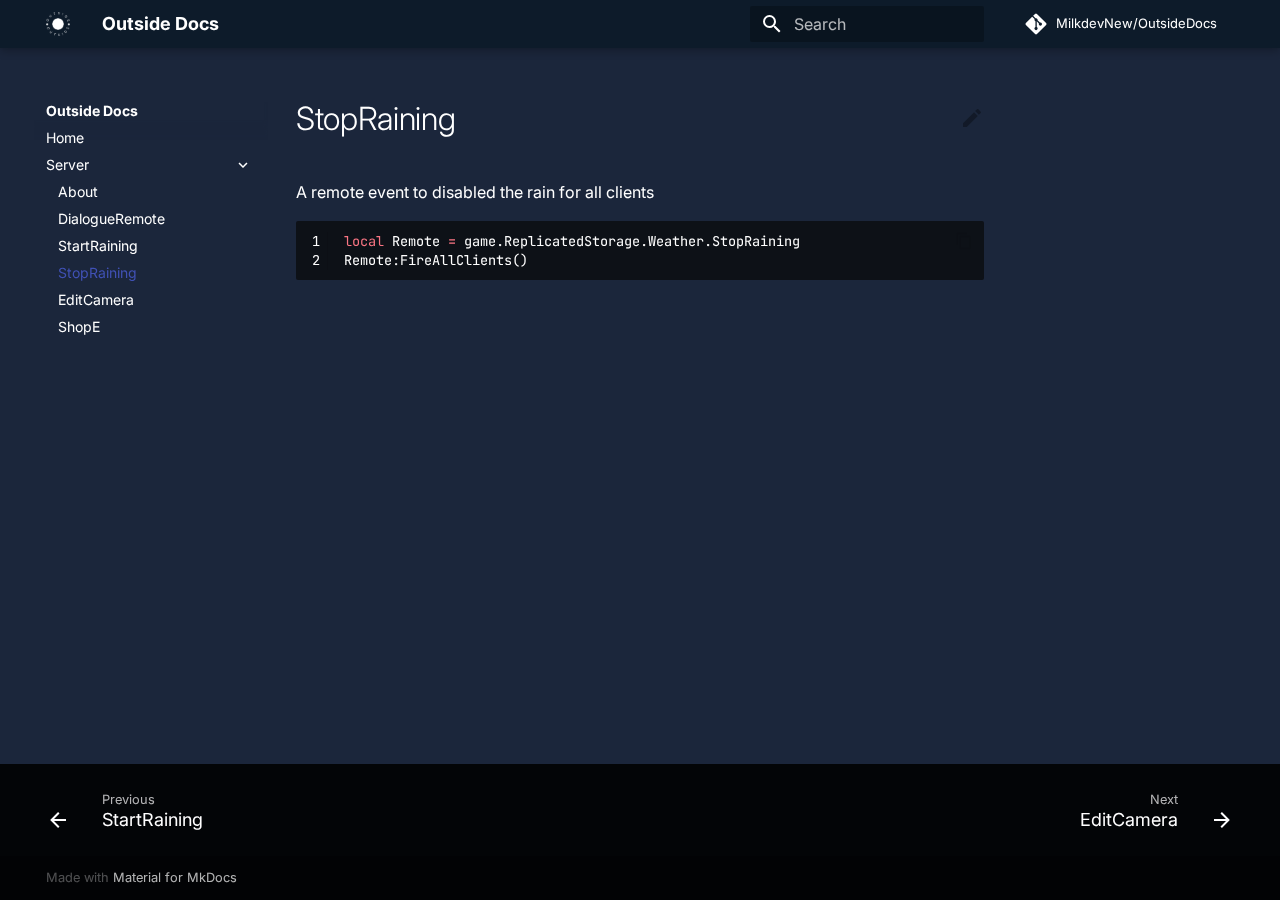
<file: server/StopRaining/index.html>
<!doctype html>
<html lang="en" class="no-js">
  <head>
    
      <meta charset="utf-8">
      <meta name="viewport" content="width=device-width,initial-scale=1">
      
      
      
      <link rel="icon" href="../../images/whiteHigh.png">
      <meta name="generator" content="mkdocs-1.4.2, mkdocs-material-8.5.8">
    
    
      
        <title>StopRaining - Outside Docs</title>
      
    
    
      <link rel="stylesheet" href="../../assets/stylesheets/main.20d9efc8.min.css">
      
        
        <link rel="stylesheet" href="../../assets/stylesheets/palette.815d1a91.min.css">
        
      
      

    
    
    
      
        
        
        <link rel="preconnect" href="https://fonts.gstatic.com" crossorigin>
        <link rel="stylesheet" href="https://fonts.googleapis.com/css?family=Inter:300,300i,400,400i,700,700i%7CJetBrains+Mono:400,400i,700,700i&display=fallback">
        <style>:root{--md-text-font:"Inter";--md-code-font:"JetBrains Mono"}</style>
      
    
    
      <link rel="stylesheet" href="../../assets/main.css">
    
    <script>__md_scope=new URL("../..",location),__md_hash=e=>[...e].reduce((e,_)=>(e<<5)-e+_.charCodeAt(0),0),__md_get=(e,_=localStorage,t=__md_scope)=>JSON.parse(_.getItem(t.pathname+"."+e)),__md_set=(e,_,t=localStorage,a=__md_scope)=>{try{t.setItem(a.pathname+"."+e,JSON.stringify(_))}catch(e){}}</script>
    
      

    
    
    
  </head>
  
  
    
    
    
    
    
    <body dir="ltr" data-md-color-scheme="outside-dark" data-md-color-primary="" data-md-color-accent="">
  
    
    
    <input class="md-toggle" data-md-toggle="drawer" type="checkbox" id="__drawer" autocomplete="off">
    <input class="md-toggle" data-md-toggle="search" type="checkbox" id="__search" autocomplete="off">
    <label class="md-overlay" for="__drawer"></label>
    <div data-md-component="skip">
      
        
        <a href="#stopraining" class="md-skip">
          Skip to content
        </a>
      
    </div>
    <div data-md-component="announce">
      
    </div>
    
    
      

<header class="md-header" data-md-component="header">
  <nav class="md-header__inner md-grid" aria-label="Header">
    <a href="../.." title="Outside Docs" class="md-header__button md-logo" aria-label="Outside Docs" data-md-component="logo">
      
  <img src="../../images/whiteHigh.png" alt="logo">

    </a>
    <label class="md-header__button md-icon" for="__drawer">
      <svg xmlns="http://www.w3.org/2000/svg" viewBox="0 0 24 24"><path d="M3 6h18v2H3V6m0 5h18v2H3v-2m0 5h18v2H3v-2Z"/></svg>
    </label>
    <div class="md-header__title" data-md-component="header-title">
      <div class="md-header__ellipsis">
        <div class="md-header__topic">
          <span class="md-ellipsis">
            Outside Docs
          </span>
        </div>
        <div class="md-header__topic" data-md-component="header-topic">
          <span class="md-ellipsis">
            
              StopRaining
            
          </span>
        </div>
      </div>
    </div>
    
    
    
      <label class="md-header__button md-icon" for="__search">
        <svg xmlns="http://www.w3.org/2000/svg" viewBox="0 0 24 24"><path d="M9.5 3A6.5 6.5 0 0 1 16 9.5c0 1.61-.59 3.09-1.56 4.23l.27.27h.79l5 5-1.5 1.5-5-5v-.79l-.27-.27A6.516 6.516 0 0 1 9.5 16 6.5 6.5 0 0 1 3 9.5 6.5 6.5 0 0 1 9.5 3m0 2C7 5 5 7 5 9.5S7 14 9.5 14 14 12 14 9.5 12 5 9.5 5Z"/></svg>
      </label>
      <div class="md-search" data-md-component="search" role="dialog">
  <label class="md-search__overlay" for="__search"></label>
  <div class="md-search__inner" role="search">
    <form class="md-search__form" name="search">
      <input type="text" class="md-search__input" name="query" aria-label="Search" placeholder="Search" autocapitalize="off" autocorrect="off" autocomplete="off" spellcheck="false" data-md-component="search-query" required>
      <label class="md-search__icon md-icon" for="__search">
        <svg xmlns="http://www.w3.org/2000/svg" viewBox="0 0 24 24"><path d="M9.5 3A6.5 6.5 0 0 1 16 9.5c0 1.61-.59 3.09-1.56 4.23l.27.27h.79l5 5-1.5 1.5-5-5v-.79l-.27-.27A6.516 6.516 0 0 1 9.5 16 6.5 6.5 0 0 1 3 9.5 6.5 6.5 0 0 1 9.5 3m0 2C7 5 5 7 5 9.5S7 14 9.5 14 14 12 14 9.5 12 5 9.5 5Z"/></svg>
        <svg xmlns="http://www.w3.org/2000/svg" viewBox="0 0 24 24"><path d="M20 11v2H8l5.5 5.5-1.42 1.42L4.16 12l7.92-7.92L13.5 5.5 8 11h12Z"/></svg>
      </label>
      <nav class="md-search__options" aria-label="Search">
        
        <button type="reset" class="md-search__icon md-icon" title="Clear" aria-label="Clear" tabindex="-1">
          <svg xmlns="http://www.w3.org/2000/svg" viewBox="0 0 24 24"><path d="M19 6.41 17.59 5 12 10.59 6.41 5 5 6.41 10.59 12 5 17.59 6.41 19 12 13.41 17.59 19 19 17.59 13.41 12 19 6.41Z"/></svg>
        </button>
      </nav>
      
    </form>
    <div class="md-search__output">
      <div class="md-search__scrollwrap" data-md-scrollfix>
        <div class="md-search-result" data-md-component="search-result">
          <div class="md-search-result__meta">
            Initializing search
          </div>
          <ol class="md-search-result__list"></ol>
        </div>
      </div>
    </div>
  </div>
</div>
    
    
      <div class="md-header__source">
        <a href="https://github.com/MilkdevNew/OutsideDocs" title="Go to repository" class="md-source" data-md-component="source">
  <div class="md-source__icon md-icon">
    
    <svg xmlns="http://www.w3.org/2000/svg" viewBox="0 0 448 512"><!--! Font Awesome Free 6.2.0 by @fontawesome - https://fontawesome.com License - https://fontawesome.com/license/free (Icons: CC BY 4.0, Fonts: SIL OFL 1.1, Code: MIT License) Copyright 2022 Fonticons, Inc.--><path d="M439.55 236.05 244 40.45a28.87 28.87 0 0 0-40.81 0l-40.66 40.63 51.52 51.52c27.06-9.14 52.68 16.77 43.39 43.68l49.66 49.66c34.23-11.8 61.18 31 35.47 56.69-26.49 26.49-70.21-2.87-56-37.34L240.22 199v121.85c25.3 12.54 22.26 41.85 9.08 55a34.34 34.34 0 0 1-48.55 0c-17.57-17.6-11.07-46.91 11.25-56v-123c-20.8-8.51-24.6-30.74-18.64-45L142.57 101 8.45 235.14a28.86 28.86 0 0 0 0 40.81l195.61 195.6a28.86 28.86 0 0 0 40.8 0l194.69-194.69a28.86 28.86 0 0 0 0-40.81z"/></svg>
  </div>
  <div class="md-source__repository">
    MilkdevNew/OutsideDocs
  </div>
</a>
      </div>
    
  </nav>
  
</header>
    
    <div class="md-container" data-md-component="container">
      
      
        
          
        
      
      <main class="md-main" data-md-component="main">
        <div class="md-main__inner md-grid">
          
            
              
              <div class="md-sidebar md-sidebar--primary" data-md-component="sidebar" data-md-type="navigation" >
                <div class="md-sidebar__scrollwrap">
                  <div class="md-sidebar__inner">
                    


<nav class="md-nav md-nav--primary" aria-label="Navigation" data-md-level="0">
  <label class="md-nav__title" for="__drawer">
    <a href="../.." title="Outside Docs" class="md-nav__button md-logo" aria-label="Outside Docs" data-md-component="logo">
      
  <img src="../../images/whiteHigh.png" alt="logo">

    </a>
    Outside Docs
  </label>
  
    <div class="md-nav__source">
      <a href="https://github.com/MilkdevNew/OutsideDocs" title="Go to repository" class="md-source" data-md-component="source">
  <div class="md-source__icon md-icon">
    
    <svg xmlns="http://www.w3.org/2000/svg" viewBox="0 0 448 512"><!--! Font Awesome Free 6.2.0 by @fontawesome - https://fontawesome.com License - https://fontawesome.com/license/free (Icons: CC BY 4.0, Fonts: SIL OFL 1.1, Code: MIT License) Copyright 2022 Fonticons, Inc.--><path d="M439.55 236.05 244 40.45a28.87 28.87 0 0 0-40.81 0l-40.66 40.63 51.52 51.52c27.06-9.14 52.68 16.77 43.39 43.68l49.66 49.66c34.23-11.8 61.18 31 35.47 56.69-26.49 26.49-70.21-2.87-56-37.34L240.22 199v121.85c25.3 12.54 22.26 41.85 9.08 55a34.34 34.34 0 0 1-48.55 0c-17.57-17.6-11.07-46.91 11.25-56v-123c-20.8-8.51-24.6-30.74-18.64-45L142.57 101 8.45 235.14a28.86 28.86 0 0 0 0 40.81l195.61 195.6a28.86 28.86 0 0 0 40.8 0l194.69-194.69a28.86 28.86 0 0 0 0-40.81z"/></svg>
  </div>
  <div class="md-source__repository">
    MilkdevNew/OutsideDocs
  </div>
</a>
    </div>
  
  <ul class="md-nav__list" data-md-scrollfix>
    
      
      
      

  
  
  
    <li class="md-nav__item">
      <a href="../.." class="md-nav__link">
        Home
      </a>
    </li>
  

    
      
      
      

  
  
    
  
  
    
    <li class="md-nav__item md-nav__item--active md-nav__item--nested">
      
      
        <input class="md-nav__toggle md-toggle" data-md-toggle="__nav_2" type="checkbox" id="__nav_2" checked>
      
      
      
      
        <label class="md-nav__link" for="__nav_2">
          Server
          <span class="md-nav__icon md-icon"></span>
        </label>
      
      <nav class="md-nav" aria-label="Server" data-md-level="1">
        <label class="md-nav__title" for="__nav_2">
          <span class="md-nav__icon md-icon"></span>
          Server
        </label>
        <ul class="md-nav__list" data-md-scrollfix>
          
            
              
  
  
  
    <li class="md-nav__item">
      <a href="../" class="md-nav__link">
        About
      </a>
    </li>
  

            
          
            
              
  
  
  
    <li class="md-nav__item">
      <a href="../DialogueRemote/" class="md-nav__link">
        DialogueRemote
      </a>
    </li>
  

            
          
            
              
  
  
  
    <li class="md-nav__item">
      <a href="../StartRaining/" class="md-nav__link">
        StartRaining
      </a>
    </li>
  

            
          
            
              
  
  
    
  
  
    <li class="md-nav__item md-nav__item--active">
      
      <input class="md-nav__toggle md-toggle" data-md-toggle="toc" type="checkbox" id="__toc">
      
      
        
      
      
      <a href="./" class="md-nav__link md-nav__link--active">
        StopRaining
      </a>
      
    </li>
  

            
          
            
              
  
  
  
    <li class="md-nav__item">
      <a href="../EditCamera/" class="md-nav__link">
        EditCamera
      </a>
    </li>
  

            
          
            
              
  
  
  
    <li class="md-nav__item">
      <a href="../ShopE/" class="md-nav__link">
        ShopE
      </a>
    </li>
  

            
          
        </ul>
      </nav>
    </li>
  

    
  </ul>
</nav>
                  </div>
                </div>
              </div>
            
            
              
              <div class="md-sidebar md-sidebar--secondary" data-md-component="sidebar" data-md-type="toc" >
                <div class="md-sidebar__scrollwrap">
                  <div class="md-sidebar__inner">
                    

<nav class="md-nav md-nav--secondary" aria-label="Table of contents">
  
  
  
    
  
  
</nav>
                  </div>
                </div>
              </div>
            
          
          
            <div class="md-content" data-md-component="content">
              <article class="md-content__inner md-typeset">
                
                  

  <a href="https://github.com/MilkdevNew/OutsideDocs/edit/master/docs/server/StopRaining.md" title="Edit this page" class="md-content__button md-icon">
    
    <svg xmlns="http://www.w3.org/2000/svg" viewBox="0 0 24 24"><path d="M20.71 7.04c.39-.39.39-1.04 0-1.41l-2.34-2.34c-.37-.39-1.02-.39-1.41 0l-1.84 1.83 3.75 3.75M3 17.25V21h3.75L17.81 9.93l-3.75-3.75L3 17.25Z"/></svg>
  </a>


<h1 id="stopraining">StopRaining<a class="headerlink" href="#stopraining" title="Permanent link">&para;</a></h1>
<p>A remote event to disabled the rain for all clients</p>
<div class="highlight"><table class="highlighttable"><tr><td class="linenos"><div class="linenodiv"><pre><span></span><span class="normal">1</span>
<span class="normal">2</span></pre></div></td><td class="code"><div><pre><span></span><code><span class="kd">local</span> <span class="n">Remote</span> <span class="o">=</span> <span class="n">game</span><span class="p">.</span><span class="n">ReplicatedStorage</span><span class="p">.</span><span class="n">Weather</span><span class="p">.</span><span class="n">StopRaining</span>
<span class="n">Remote</span><span class="p">:</span><span class="n">FireAllClients</span><span class="p">()</span>
</code></pre></div></td></tr></table></div>





                
              </article>
            </div>
          
          
        </div>
        
      </main>
      
        <footer class="md-footer">
  
    
    <nav class="md-footer__inner md-grid" aria-label="Footer" >
      
        
        <a href="../StartRaining/" class="md-footer__link md-footer__link--prev" aria-label="Previous: StartRaining" rel="prev">
          <div class="md-footer__button md-icon">
            <svg xmlns="http://www.w3.org/2000/svg" viewBox="0 0 24 24"><path d="M20 11v2H8l5.5 5.5-1.42 1.42L4.16 12l7.92-7.92L13.5 5.5 8 11h12Z"/></svg>
          </div>
          <div class="md-footer__title">
            <div class="md-ellipsis">
              <span class="md-footer__direction">
                Previous
              </span>
              StartRaining
            </div>
          </div>
        </a>
      
      
        
        <a href="../EditCamera/" class="md-footer__link md-footer__link--next" aria-label="Next: EditCamera" rel="next">
          <div class="md-footer__title">
            <div class="md-ellipsis">
              <span class="md-footer__direction">
                Next
              </span>
              EditCamera
            </div>
          </div>
          <div class="md-footer__button md-icon">
            <svg xmlns="http://www.w3.org/2000/svg" viewBox="0 0 24 24"><path d="M4 11v2h12l-5.5 5.5 1.42 1.42L19.84 12l-7.92-7.92L10.5 5.5 16 11H4Z"/></svg>
          </div>
        </a>
      
    </nav>
  
  <div class="md-footer-meta md-typeset">
    <div class="md-footer-meta__inner md-grid">
      <div class="md-copyright">
  
  
    Made with
    <a href="https://squidfunk.github.io/mkdocs-material/" target="_blank" rel="noopener">
      Material for MkDocs
    </a>
  
</div>
      
    </div>
  </div>
</footer>
      
    </div>
    <div class="md-dialog" data-md-component="dialog">
      <div class="md-dialog__inner md-typeset"></div>
    </div>
    
    <script id="__config" type="application/json">{"base": "../..", "features": [], "search": "../../assets/javascripts/workers/search.16e2a7d4.min.js", "translations": {"clipboard.copied": "Copied to clipboard", "clipboard.copy": "Copy to clipboard", "search.config.lang": "en", "search.config.pipeline": "trimmer, stopWordFilter", "search.config.separator": "[\\s\\-]+", "search.placeholder": "Search", "search.result.more.one": "1 more on this page", "search.result.more.other": "# more on this page", "search.result.none": "No matching documents", "search.result.one": "1 matching document", "search.result.other": "# matching documents", "search.result.placeholder": "Type to start searching", "search.result.term.missing": "Missing", "select.version.title": "Select version"}}</script>
    
    
      <script src="../../assets/javascripts/bundle.d6c3db9e.min.js"></script>
      
    
  </body>
</html>
</file>
<file: assets/main.css>
[data-md-color-scheme="outside-dark"] {
  --md-primary-fg-color: #0d1b2a;
  --md-default-bg-color: #1b263b;

  /* This is code */

  --md-code-hl-string-color: #9ecbff;
  --md-code-hl-number-color: #79b8ff;
  --md-code-hl-variable-color: #ffffff;
  --md-code-hl-operator-color: #f97583;
  --md-code-hl-function-color: #b392f0;
  --md-code-hl-constant-color: #79b8ff;
  --md-code-hl-punctuation-color: #ffffff;
  --md-code-hl-name-color: #ffffff;
  --md-code-hl-keyword-color: #f97583;
  --md-code-bg-color: #0d1117;
  --md-code-hl-comment-color: #6a737d;

  /* End of code */
  --md-code-bg-color: #0d1117;
  --md-text-link-color: var(--md-typeset-a-color);
  --md-typeset-color: #ffffff;
  --md-typeset-mark-color: #ffffff;
  --md-default-fg-color--light: #ffffff;
}
</file>
<file: assets/stylesheets/main.20d9efc8.min.css>
@charset "UTF-8";html{-webkit-text-size-adjust:none;-moz-text-size-adjust:none;-ms-text-size-adjust:none;text-size-adjust:none;box-sizing:border-box}*,:after,:before{box-sizing:inherit}@media (prefers-reduced-motion){*,:after,:before{transition:none!important}}body{margin:0}a,button,input,label{-webkit-tap-highlight-color:transparent}a{color:inherit;text-decoration:none}hr{border:0;box-sizing:initial;display:block;height:.05rem;overflow:visible;padding:0}small{font-size:80%}sub,sup{line-height:1em}img{border-style:none}table{border-collapse:initial;border-spacing:0}td,th{font-weight:400;vertical-align:top}button{background:transparent;border:0;font-family:inherit;font-size:inherit;margin:0;padding:0}input{border:0;outline:none}:root,[data-md-color-scheme=default]{--md-default-fg-color:rgba(0,0,0,.87);--md-default-fg-color--light:rgba(0,0,0,.54);--md-default-fg-color--lighter:rgba(0,0,0,.32);--md-default-fg-color--lightest:rgba(0,0,0,.07);--md-default-bg-color:#fff;--md-default-bg-color--light:hsla(0,0%,100%,.7);--md-default-bg-color--lighter:hsla(0,0%,100%,.3);--md-default-bg-color--lightest:hsla(0,0%,100%,.12);--md-primary-fg-color:#4051b5;--md-primary-fg-color--light:#5d6cc0;--md-primary-fg-color--dark:#303fa1;--md-primary-bg-color:#fff;--md-primary-bg-color--light:hsla(0,0%,100%,.7);--md-accent-fg-color:#526cfe;--md-accent-fg-color--transparent:rgba(82,108,254,.1);--md-accent-bg-color:#fff;--md-accent-bg-color--light:hsla(0,0%,100%,.7);--md-code-fg-color:#36464e;--md-code-bg-color:#f5f5f5;--md-code-hl-color:rgba(255,255,0,.5);--md-code-hl-number-color:#d52a2a;--md-code-hl-special-color:#db1457;--md-code-hl-function-color:#a846b9;--md-code-hl-constant-color:#6e59d9;--md-code-hl-keyword-color:#3f6ec6;--md-code-hl-string-color:#1c7d4d;--md-code-hl-name-color:var(--md-code-fg-color);--md-code-hl-operator-color:var(--md-default-fg-color--light);--md-code-hl-punctuation-color:var(--md-default-fg-color--light);--md-code-hl-comment-color:var(--md-default-fg-color--light);--md-code-hl-generic-color:var(--md-default-fg-color--light);--md-code-hl-variable-color:var(--md-default-fg-color--light);--md-typeset-color:var(--md-default-fg-color);--md-typeset-a-color:var(--md-primary-fg-color);--md-typeset-mark-color:rgba(255,255,0,.5);--md-typeset-del-color:rgba(245,80,61,.15);--md-typeset-ins-color:rgba(11,213,112,.15);--md-typeset-kbd-color:#fafafa;--md-typeset-kbd-accent-color:#fff;--md-typeset-kbd-border-color:#b8b8b8;--md-typeset-table-color:rgba(0,0,0,.12);--md-admonition-fg-color:var(--md-default-fg-color);--md-admonition-bg-color:var(--md-default-bg-color);--md-footer-fg-color:#fff;--md-footer-fg-color--light:hsla(0,0%,100%,.7);--md-footer-fg-color--lighter:hsla(0,0%,100%,.3);--md-footer-bg-color:rgba(0,0,0,.87);--md-footer-bg-color--dark:rgba(0,0,0,.32);--md-shadow-z1:0 0.2rem 0.5rem rgba(0,0,0,.05),0 0 0.05rem rgba(0,0,0,.1);--md-shadow-z2:0 0.2rem 0.5rem rgba(0,0,0,.1),0 0 0.05rem rgba(0,0,0,.25);--md-shadow-z3:0 0.2rem 0.5rem rgba(0,0,0,.2),0 0 0.05rem rgba(0,0,0,.35)}.md-icon svg{fill:currentcolor;display:block;height:1.2rem;width:1.2rem}body{-webkit-font-smoothing:antialiased;-moz-osx-font-smoothing:grayscale;--md-text-font-family:var(--md-text-font,_),-apple-system,BlinkMacSystemFont,Helvetica,Arial,sans-serif;--md-code-font-family:var(--md-code-font,_),SFMono-Regular,Consolas,Menlo,monospace}body,input{font-feature-settings:"kern","liga";font-family:var(--md-text-font-family)}body,code,input,kbd,pre{color:var(--md-typeset-color)}code,kbd,pre{font-feature-settings:"kern";font-family:var(--md-code-font-family)}:root{--md-typeset-table-sort-icon:url('data:image/svg+xml;charset=utf-8,<svg xmlns="http://www.w3.org/2000/svg" viewBox="0 0 24 24"><path d="m18 21-4-4h3V7h-3l4-4 4 4h-3v10h3M2 19v-2h10v2M2 13v-2h7v2M2 7V5h4v2H2Z"/></svg>');--md-typeset-table-sort-icon--asc:url('data:image/svg+xml;charset=utf-8,<svg xmlns="http://www.w3.org/2000/svg" viewBox="0 0 24 24"><path d="M19 17h3l-4 4-4-4h3V3h2M2 17h10v2H2M6 5v2H2V5m0 6h7v2H2v-2Z"/></svg>');--md-typeset-table-sort-icon--desc:url('data:image/svg+xml;charset=utf-8,<svg xmlns="http://www.w3.org/2000/svg" viewBox="0 0 24 24"><path d="M19 7h3l-4-4-4 4h3v14h2M2 17h10v2H2M6 5v2H2V5m0 6h7v2H2v-2Z"/></svg>')}.md-typeset{-webkit-print-color-adjust:exact;color-adjust:exact;font-size:.8rem;line-height:1.6}@media print{.md-typeset{font-size:.68rem}}.md-typeset blockquote,.md-typeset dl,.md-typeset figure,.md-typeset ol,.md-typeset pre,.md-typeset ul{margin-bottom:1em;margin-top:1em}.md-typeset h1{color:var(--md-default-fg-color--light);font-size:2em;line-height:1.3;margin:0 0 1.25em}.md-typeset h1,.md-typeset h2{font-weight:300;letter-spacing:-.01em}.md-typeset h2{font-size:1.5625em;line-height:1.4;margin:1.6em 0 .64em}.md-typeset h3{font-size:1.25em;font-weight:400;letter-spacing:-.01em;line-height:1.5;margin:1.6em 0 .8em}.md-typeset h2+h3{margin-top:.8em}.md-typeset h4{font-weight:700;letter-spacing:-.01em;margin:1em 0}.md-typeset h5,.md-typeset h6{color:var(--md-default-fg-color--light);font-size:.8em;font-weight:700;letter-spacing:-.01em;margin:1.25em 0}.md-typeset h5{text-transform:uppercase}.md-typeset hr{border-bottom:.05rem solid var(--md-default-fg-color--lightest);display:flow-root;margin:1.5em 0}.md-typeset a{color:var(--md-typeset-a-color);word-break:break-word}.md-typeset a,.md-typeset a:before{transition:color 125ms}.md-typeset a:focus,.md-typeset a:hover{color:var(--md-accent-fg-color)}.md-typeset a:focus code,.md-typeset a:hover code{background-color:var(--md-accent-fg-color--transparent)}.md-typeset a code{color:currentcolor;transition:background-color 125ms}.md-typeset a.focus-visible{outline-color:var(--md-accent-fg-color);outline-offset:.2rem}.md-typeset code,.md-typeset kbd,.md-typeset pre{color:var(--md-code-fg-color);direction:ltr;font-variant-ligatures:none}@media print{.md-typeset code,.md-typeset kbd,.md-typeset pre{white-space:pre-wrap}}.md-typeset code{background-color:var(--md-code-bg-color);border-radius:.1rem;-webkit-box-decoration-break:clone;box-decoration-break:clone;font-size:.85em;padding:0 .2941176471em;word-break:break-word}.md-typeset code:not(.focus-visible){-webkit-tap-highlight-color:transparent;outline:none}.md-typeset pre{display:flow-root;line-height:1.4;position:relative}.md-typeset pre>code{-webkit-box-decoration-break:slice;box-decoration-break:slice;box-shadow:none;display:block;margin:0;outline-color:var(--md-accent-fg-color);overflow:auto;padding:.7720588235em 1.1764705882em;scrollbar-color:var(--md-default-fg-color--lighter) transparent;scrollbar-width:thin;touch-action:auto;word-break:normal}.md-typeset pre>code:hover{scrollbar-color:var(--md-accent-fg-color) transparent}.md-typeset pre>code::-webkit-scrollbar{height:.2rem;width:.2rem}.md-typeset pre>code::-webkit-scrollbar-thumb{background-color:var(--md-default-fg-color--lighter)}.md-typeset pre>code::-webkit-scrollbar-thumb:hover{background-color:var(--md-accent-fg-color)}.md-typeset kbd{background-color:var(--md-typeset-kbd-color);border-radius:.1rem;box-shadow:0 .1rem 0 .05rem var(--md-typeset-kbd-border-color),0 .1rem 0 var(--md-typeset-kbd-border-color),0 -.1rem .2rem var(--md-typeset-kbd-accent-color) inset;color:var(--md-default-fg-color);display:inline-block;font-size:.75em;padding:0 .6666666667em;vertical-align:text-top;word-break:break-word}.md-typeset mark{background-color:var(--md-typeset-mark-color);-webkit-box-decoration-break:clone;box-decoration-break:clone;color:inherit;word-break:break-word}.md-typeset abbr{border-bottom:.05rem dotted var(--md-default-fg-color--light);cursor:help;text-decoration:none}@media (hover:none){.md-typeset abbr{position:relative}.md-typeset abbr[title]:-webkit-any(:focus,:hover):after{background-color:var(--md-default-fg-color);border-radius:.1rem;box-shadow:var(--md-shadow-z3);color:var(--md-default-bg-color);content:attr(title);display:inline-block;font-size:.7rem;margin-top:2em;max-width:80%;min-width:-webkit-max-content;min-width:max-content;padding:.2rem .3rem;position:absolute;width:auto}.md-typeset abbr[title]:-moz-any(:focus,:hover):after{background-color:var(--md-default-fg-color);border-radius:.1rem;box-shadow:var(--md-shadow-z3);color:var(--md-default-bg-color);content:attr(title);display:inline-block;font-size:.7rem;margin-top:2em;max-width:80%;min-width:-moz-max-content;min-width:max-content;padding:.2rem .3rem;position:absolute;width:auto}[dir=ltr] .md-typeset abbr[title]:-webkit-any(:focus,:hover):after{left:0}[dir=ltr] .md-typeset abbr[title]:-moz-any(:focus,:hover):after{left:0}[dir=ltr] .md-typeset abbr[title]:is(:focus,:hover):after{left:0}[dir=rtl] .md-typeset abbr[title]:-webkit-any(:focus,:hover):after{right:0}[dir=rtl] .md-typeset abbr[title]:-moz-any(:focus,:hover):after{right:0}[dir=rtl] .md-typeset abbr[title]:is(:focus,:hover):after{right:0}.md-typeset abbr[title]:is(:focus,:hover):after{background-color:var(--md-default-fg-color);border-radius:.1rem;box-shadow:var(--md-shadow-z3);color:var(--md-default-bg-color);content:attr(title);display:inline-block;font-size:.7rem;margin-top:2em;max-width:80%;min-width:-webkit-max-content;min-width:-moz-max-content;min-width:max-content;padding:.2rem .3rem;position:absolute;width:auto}}.md-typeset small{opacity:.75}[dir=ltr] .md-typeset sub,[dir=ltr] .md-typeset sup{margin-left:.078125em}[dir=rtl] .md-typeset sub,[dir=rtl] .md-typeset sup{margin-right:.078125em}[dir=ltr] .md-typeset blockquote{padding-left:.6rem}[dir=rtl] .md-typeset blockquote{padding-right:.6rem}[dir=ltr] .md-typeset blockquote{border-left:.2rem solid var(--md-default-fg-color--lighter)}[dir=rtl] .md-typeset blockquote{border-right:.2rem solid var(--md-default-fg-color--lighter)}.md-typeset blockquote{color:var(--md-default-fg-color--light);margin-left:0;margin-right:0}.md-typeset ul{list-style-type:disc}[dir=ltr] .md-typeset ol,[dir=ltr] .md-typeset ul{margin-left:.625em}[dir=rtl] .md-typeset ol,[dir=rtl] .md-typeset ul{margin-right:.625em}.md-typeset ol,.md-typeset ul{padding:0}.md-typeset ol:not([hidden]),.md-typeset ul:not([hidden]){display:flow-root}.md-typeset ol ol,.md-typeset ul ol{list-style-type:lower-alpha}.md-typeset ol ol ol,.md-typeset ul ol ol{list-style-type:lower-roman}[dir=ltr] .md-typeset ol li,[dir=ltr] .md-typeset ul li{margin-left:1.25em}[dir=rtl] .md-typeset ol li,[dir=rtl] .md-typeset ul li{margin-right:1.25em}.md-typeset ol li,.md-typeset ul li{margin-bottom:.5em}.md-typeset ol li blockquote,.md-typeset ol li p,.md-typeset ul li blockquote,.md-typeset ul li p{margin:.5em 0}.md-typeset ol li:last-child,.md-typeset ul li:last-child{margin-bottom:0}.md-typeset ol li :-webkit-any(ul,ol),.md-typeset ul li :-webkit-any(ul,ol){margin-bottom:.5em;margin-top:.5em}.md-typeset ol li :-moz-any(ul,ol),.md-typeset ul li :-moz-any(ul,ol){margin-bottom:.5em;margin-top:.5em}[dir=ltr] .md-typeset ol li :-webkit-any(ul,ol),[dir=ltr] .md-typeset ul li :-webkit-any(ul,ol){margin-left:.625em}[dir=ltr] .md-typeset ol li :-moz-any(ul,ol),[dir=ltr] .md-typeset ul li :-moz-any(ul,ol){margin-left:.625em}[dir=ltr] .md-typeset ol li :is(ul,ol),[dir=ltr] .md-typeset ul li :is(ul,ol){margin-left:.625em}[dir=rtl] .md-typeset ol li :-webkit-any(ul,ol),[dir=rtl] .md-typeset ul li :-webkit-any(ul,ol){margin-right:.625em}[dir=rtl] .md-typeset ol li :-moz-any(ul,ol),[dir=rtl] .md-typeset ul li :-moz-any(ul,ol){margin-right:.625em}[dir=rtl] .md-typeset ol li :is(ul,ol),[dir=rtl] .md-typeset ul li :is(ul,ol){margin-right:.625em}.md-typeset ol li :is(ul,ol),.md-typeset ul li :is(ul,ol){margin-bottom:.5em;margin-top:.5em}[dir=ltr] .md-typeset dd{margin-left:1.875em}[dir=rtl] .md-typeset dd{margin-right:1.875em}.md-typeset dd{margin-bottom:1.5em;margin-top:1em}.md-typeset img,.md-typeset svg,.md-typeset video{height:auto;max-width:100%}.md-typeset img[align=left]{margin:1em 1em 1em 0}.md-typeset img[align=right]{margin:1em 0 1em 1em}.md-typeset img[align]:only-child{margin-top:0}.md-typeset img[src$="#gh-dark-mode-only"],.md-typeset img[src$="#only-dark"]{display:none}.md-typeset figure{display:flow-root;margin:1em auto;max-width:100%;text-align:center;width:-webkit-fit-content;width:-moz-fit-content;width:fit-content}.md-typeset figure img{display:block}.md-typeset figcaption{font-style:italic;margin:1em auto;max-width:24rem}.md-typeset iframe{max-width:100%}.md-typeset table:not([class]){background-color:var(--md-default-bg-color);border:.05rem solid var(--md-typeset-table-color);border-radius:.1rem;display:inline-block;font-size:.64rem;max-width:100%;overflow:auto;touch-action:auto}@media print{.md-typeset table:not([class]){display:table}}.md-typeset table:not([class])+*{margin-top:1.5em}.md-typeset table:not([class]) :-webkit-any(th,td)>:first-child{margin-top:0}.md-typeset table:not([class]) :-moz-any(th,td)>:first-child{margin-top:0}.md-typeset table:not([class]) :is(th,td)>:first-child{margin-top:0}.md-typeset table:not([class]) :-webkit-any(th,td)>:last-child{margin-bottom:0}.md-typeset table:not([class]) :-moz-any(th,td)>:last-child{margin-bottom:0}.md-typeset table:not([class]) :is(th,td)>:last-child{margin-bottom:0}.md-typeset table:not([class]) :-webkit-any(th,td):not([align]){text-align:left}.md-typeset table:not([class]) :-moz-any(th,td):not([align]){text-align:left}.md-typeset table:not([class]) :is(th,td):not([align]){text-align:left}[dir=rtl] .md-typeset table:not([class]) :-webkit-any(th,td):not([align]){text-align:right}[dir=rtl] .md-typeset table:not([class]) :-moz-any(th,td):not([align]){text-align:right}[dir=rtl] .md-typeset table:not([class]) :is(th,td):not([align]){text-align:right}.md-typeset table:not([class]) th{font-weight:700;min-width:5rem;padding:.9375em 1.25em;vertical-align:top}.md-typeset table:not([class]) td{border-top:.05rem solid var(--md-typeset-table-color);padding:.9375em 1.25em;vertical-align:top}.md-typeset table:not([class]) tbody tr{transition:background-color 125ms}.md-typeset table:not([class]) tbody tr:hover{background-color:rgba(0,0,0,.035);box-shadow:0 .05rem 0 var(--md-default-bg-color) inset}.md-typeset table:not([class]) a{word-break:normal}.md-typeset table th[role=columnheader]{cursor:pointer}[dir=ltr] .md-typeset table th[role=columnheader]:after{margin-left:.5em}[dir=rtl] .md-typeset table th[role=columnheader]:after{margin-right:.5em}.md-typeset table th[role=columnheader]:after{content:"";display:inline-block;height:1.2em;-webkit-mask-image:var(--md-typeset-table-sort-icon);mask-image:var(--md-typeset-table-sort-icon);-webkit-mask-repeat:no-repeat;mask-repeat:no-repeat;-webkit-mask-size:contain;mask-size:contain;transition:background-color 125ms;vertical-align:text-bottom;width:1.2em}.md-typeset table th[role=columnheader]:hover:after{background-color:var(--md-default-fg-color--lighter)}.md-typeset table th[role=columnheader][aria-sort=ascending]:after{background-color:var(--md-default-fg-color--light);-webkit-mask-image:var(--md-typeset-table-sort-icon--asc);mask-image:var(--md-typeset-table-sort-icon--asc)}.md-typeset table th[role=columnheader][aria-sort=descending]:after{background-color:var(--md-default-fg-color--light);-webkit-mask-image:var(--md-typeset-table-sort-icon--desc);mask-image:var(--md-typeset-table-sort-icon--desc)}.md-typeset__scrollwrap{margin:1em -.8rem;overflow-x:auto;touch-action:auto}.md-typeset__table{display:inline-block;margin-bottom:.5em;padding:0 .8rem}@media print{.md-typeset__table{display:block}}html .md-typeset__table table{display:table;margin:0;overflow:hidden;width:100%}@media screen and (max-width:44.9375em){.md-content__inner>pre{margin:1em -.8rem}.md-content__inner>pre code{border-radius:0}}.md-banner{background-color:var(--md-footer-bg-color);color:var(--md-footer-fg-color);overflow:auto}@media print{.md-banner{display:none}}.md-banner--warning{background:var(--md-typeset-mark-color);color:var(--md-default-fg-color)}.md-banner__inner{font-size:.7rem;margin:.6rem auto;padding:0 .8rem}[dir=ltr] .md-banner__button{float:right}[dir=rtl] .md-banner__button{float:left}.md-banner__button{color:inherit;cursor:pointer;transition:opacity .25s}.md-banner__button:hover{opacity:.7}html{font-size:125%;height:100%;overflow-x:hidden}@media screen and (min-width:100em){html{font-size:137.5%}}@media screen and (min-width:125em){html{font-size:150%}}body{background-color:var(--md-default-bg-color);display:flex;flex-direction:column;font-size:.5rem;min-height:100%;position:relative;width:100%}@media print{body{display:block}}@media screen and (max-width:59.9375em){body[data-md-scrolllock]{position:fixed}}.md-grid{margin-left:auto;margin-right:auto;max-width:61rem}.md-container{display:flex;flex-direction:column;flex-grow:1}@media print{.md-container{display:block}}.md-main{flex-grow:1}.md-main__inner{display:flex;height:100%;margin-top:1.5rem}.md-ellipsis{overflow:hidden;text-overflow:ellipsis;white-space:nowrap}.md-toggle{display:none}.md-option{height:0;opacity:0;position:absolute;width:0}.md-option:checked+label:not([hidden]){display:block}.md-option.focus-visible+label{outline-color:var(--md-accent-fg-color);outline-style:auto}.md-skip{background-color:var(--md-default-fg-color);border-radius:.1rem;color:var(--md-default-bg-color);font-size:.64rem;margin:.5rem;opacity:0;outline-color:var(--md-accent-fg-color);padding:.3rem .5rem;position:fixed;transform:translateY(.4rem);z-index:-1}.md-skip:focus{opacity:1;transform:translateY(0);transition:transform .25s cubic-bezier(.4,0,.2,1),opacity 175ms 75ms;z-index:10}@page{margin:25mm}:root{--md-clipboard-icon:url('data:image/svg+xml;charset=utf-8,<svg xmlns="http://www.w3.org/2000/svg" viewBox="0 0 24 24"><path d="M19 21H8V7h11m0-2H8a2 2 0 0 0-2 2v14a2 2 0 0 0 2 2h11a2 2 0 0 0 2-2V7a2 2 0 0 0-2-2m-3-4H4a2 2 0 0 0-2 2v14h2V3h12V1Z"/></svg>')}.md-clipboard{border-radius:.1rem;color:var(--md-default-fg-color--lightest);cursor:pointer;height:1.5em;outline-color:var(--md-accent-fg-color);outline-offset:.1rem;position:absolute;right:.5em;top:.5em;transition:color .25s;width:1.5em;z-index:1}@media print{.md-clipboard{display:none}}.md-clipboard:not(.focus-visible){-webkit-tap-highlight-color:transparent;outline:none}:hover>.md-clipboard{color:var(--md-default-fg-color--light)}.md-clipboard:-webkit-any(:focus,:hover){color:var(--md-accent-fg-color)}.md-clipboard:-moz-any(:focus,:hover){color:var(--md-accent-fg-color)}.md-clipboard:is(:focus,:hover){color:var(--md-accent-fg-color)}.md-clipboard:after{background-color:currentcolor;content:"";display:block;height:1.125em;margin:0 auto;-webkit-mask-image:var(--md-clipboard-icon);mask-image:var(--md-clipboard-icon);-webkit-mask-position:center;mask-position:center;-webkit-mask-repeat:no-repeat;mask-repeat:no-repeat;-webkit-mask-size:contain;mask-size:contain;width:1.125em}.md-clipboard--inline{cursor:pointer}.md-clipboard--inline code{transition:color .25s,background-color .25s}.md-clipboard--inline:-webkit-any(:focus,:hover) code{background-color:var(--md-accent-fg-color--transparent);color:var(--md-accent-fg-color)}.md-clipboard--inline:-moz-any(:focus,:hover) code{background-color:var(--md-accent-fg-color--transparent);color:var(--md-accent-fg-color)}.md-clipboard--inline:is(:focus,:hover) code{background-color:var(--md-accent-fg-color--transparent);color:var(--md-accent-fg-color)}@keyframes consent{0%{opacity:0;transform:translateY(100%)}to{opacity:1;transform:translateY(0)}}@keyframes overlay{0%{opacity:0}to{opacity:1}}.md-consent__overlay{animation:overlay .25s both;-webkit-backdrop-filter:blur(.1rem);backdrop-filter:blur(.1rem);background-color:rgba(0,0,0,.54);height:100%;opacity:1;position:fixed;top:0;width:100%;z-index:5}.md-consent__inner{animation:consent .5s cubic-bezier(.1,.7,.1,1) both;background-color:var(--md-default-bg-color);border:0;border-radius:.1rem;bottom:0;box-shadow:0 0 .2rem rgba(0,0,0,.1),0 .2rem .4rem rgba(0,0,0,.2);max-height:100%;overflow:auto;padding:0;position:fixed;width:100%;z-index:5}.md-consent__form{padding:.8rem}.md-consent__settings{display:none;margin:1em 0}input:checked+.md-consent__settings{display:block}.md-consent__controls{margin-bottom:.8rem}.md-typeset .md-consent__controls .md-button{display:inline}@media screen and (max-width:44.9375em){.md-typeset .md-consent__controls .md-button{display:block;margin-top:.4rem;text-align:center;width:100%}}.md-consent label{cursor:pointer}.md-content{flex-grow:1;min-width:0}.md-content__inner{margin:0 .8rem 1.2rem;padding-top:.6rem}@media screen and (min-width:76.25em){[dir=ltr] .md-sidebar--primary:not([hidden])~.md-content>.md-content__inner{margin-left:1.2rem}[dir=ltr] .md-sidebar--secondary:not([hidden])~.md-content>.md-content__inner,[dir=rtl] .md-sidebar--primary:not([hidden])~.md-content>.md-content__inner{margin-right:1.2rem}[dir=rtl] .md-sidebar--secondary:not([hidden])~.md-content>.md-content__inner{margin-left:1.2rem}}.md-content__inner:before{content:"";display:block;height:.4rem}.md-content__inner>:last-child{margin-bottom:0}[dir=ltr] .md-content__button{float:right}[dir=rtl] .md-content__button{float:left}[dir=ltr] .md-content__button{margin-left:.4rem}[dir=rtl] .md-content__button{margin-right:.4rem}.md-content__button{margin:.4rem 0;padding:0}@media print{.md-content__button{display:none}}.md-typeset .md-content__button{color:var(--md-default-fg-color--lighter)}.md-content__button svg{display:inline;vertical-align:top}[dir=rtl] .md-content__button svg{transform:scaleX(-1)}[dir=ltr] .md-dialog{right:.8rem}[dir=rtl] .md-dialog{left:.8rem}.md-dialog{background-color:var(--md-default-fg-color);border-radius:.1rem;bottom:.8rem;box-shadow:var(--md-shadow-z3);min-width:11.1rem;opacity:0;padding:.4rem .6rem;pointer-events:none;position:fixed;transform:translateY(100%);transition:transform 0ms .4s,opacity .4s;z-index:4}@media print{.md-dialog{display:none}}.md-dialog--active{opacity:1;pointer-events:auto;transform:translateY(0);transition:transform .4s cubic-bezier(.075,.85,.175,1),opacity .4s}.md-dialog__inner{color:var(--md-default-bg-color);font-size:.7rem}.md-feedback{margin:2em 0 1em;text-align:center}.md-feedback fieldset{border:none;margin:0;padding:0}.md-feedback__title{font-weight:700;margin:1em auto}.md-feedback__inner{position:relative}.md-feedback__list{align-content:baseline;display:flex;flex-wrap:wrap;justify-content:center;position:relative}.md-feedback__list:hover .md-icon:not(:disabled){color:var(--md-default-fg-color--lighter)}:disabled .md-feedback__list{min-height:1.8rem}.md-feedback__icon{color:var(--md-default-fg-color--light);cursor:pointer;flex-shrink:0;margin:0 .1rem;transition:color 125ms}.md-feedback__icon:not(:disabled).md-icon:hover{color:var(--md-accent-fg-color)}.md-feedback__icon:disabled{color:var(--md-default-fg-color--lightest);pointer-events:none}.md-feedback__note{opacity:0;position:relative;transform:translateY(.4rem);transition:transform .4s cubic-bezier(.1,.7,.1,1),opacity .15s}.md-feedback__note>*{margin:0 auto;max-width:16rem}:disabled .md-feedback__note{opacity:1;transform:translateY(0)}.md-footer{background-color:var(--md-footer-bg-color);color:var(--md-footer-fg-color)}@media print{.md-footer{display:none}}.md-footer__inner{justify-content:space-between;overflow:auto;padding:.2rem}.md-footer__inner:not([hidden]){display:flex}.md-footer__link{display:flex;flex-grow:0.01;outline-color:var(--md-accent-fg-color);overflow:hidden;padding-bottom:.4rem;padding-top:1.4rem;transition:opacity .25s}.md-footer__link:-webkit-any(:focus,:hover){opacity:.7}.md-footer__link:-moz-any(:focus,:hover){opacity:.7}.md-footer__link:is(:focus,:hover){opacity:.7}[dir=rtl] .md-footer__link svg{transform:scaleX(-1)}@media screen and (max-width:44.9375em){.md-footer__link--prev .md-footer__title{display:none}}[dir=ltr] .md-footer__link--next{margin-left:auto}[dir=rtl] .md-footer__link--next{margin-right:auto}.md-footer__link--next{text-align:right}[dir=rtl] .md-footer__link--next{text-align:left}.md-footer__title{flex-grow:1;font-size:.9rem;line-height:2.4rem;max-width:calc(100% - 2.4rem);padding:0 1rem;position:relative;white-space:nowrap}.md-footer__button{margin:.2rem;padding:.4rem}.md-footer__direction{font-size:.64rem;left:0;margin-top:-1rem;opacity:.7;padding:0 1rem;position:absolute;right:0}.md-footer-meta{background-color:var(--md-footer-bg-color--dark)}.md-footer-meta__inner{display:flex;flex-wrap:wrap;justify-content:space-between;padding:.2rem}html .md-footer-meta.md-typeset a{color:var(--md-footer-fg-color--light)}html .md-footer-meta.md-typeset a:-webkit-any(:focus,:hover){color:var(--md-footer-fg-color)}html .md-footer-meta.md-typeset a:-moz-any(:focus,:hover){color:var(--md-footer-fg-color)}html .md-footer-meta.md-typeset a:is(:focus,:hover){color:var(--md-footer-fg-color)}.md-copyright{color:var(--md-footer-fg-color--lighter);font-size:.64rem;margin:auto .6rem;padding:.4rem 0;width:100%}@media screen and (min-width:45em){.md-copyright{width:auto}}.md-copyright__highlight{color:var(--md-footer-fg-color--light)}.md-social{margin:0 .4rem;padding:.2rem 0 .6rem}@media screen and (min-width:45em){.md-social{padding:.6rem 0}}.md-social__link{display:inline-block;height:1.6rem;text-align:center;width:1.6rem}.md-social__link:before{line-height:1.9}.md-social__link svg{fill:currentcolor;max-height:.8rem;vertical-align:-25%}.md-typeset .md-button{border:.1rem solid;border-radius:.1rem;color:var(--md-primary-fg-color);cursor:pointer;display:inline-block;font-weight:700;padding:.625em 2em;transition:color 125ms,background-color 125ms,border-color 125ms}.md-typeset .md-button--primary{background-color:var(--md-primary-fg-color);border-color:var(--md-primary-fg-color);color:var(--md-primary-bg-color)}.md-typeset .md-button:-webkit-any(:focus,:hover){background-color:var(--md-accent-fg-color);border-color:var(--md-accent-fg-color);color:var(--md-accent-bg-color)}.md-typeset .md-button:-moz-any(:focus,:hover){background-color:var(--md-accent-fg-color);border-color:var(--md-accent-fg-color);color:var(--md-accent-bg-color)}.md-typeset .md-button:is(:focus,:hover){background-color:var(--md-accent-fg-color);border-color:var(--md-accent-fg-color);color:var(--md-accent-bg-color)}[dir=ltr] .md-typeset .md-input{border-top-left-radius:.1rem}[dir=ltr] .md-typeset .md-input,[dir=rtl] .md-typeset .md-input{border-top-right-radius:.1rem}[dir=rtl] .md-typeset .md-input{border-top-left-radius:.1rem}.md-typeset .md-input{border-bottom:.1rem solid var(--md-default-fg-color--lighter);box-shadow:var(--md-shadow-z1);font-size:.8rem;height:1.8rem;padding:0 .6rem;transition:border .25s,box-shadow .25s}.md-typeset .md-input:-webkit-any(:focus,:hover){border-bottom-color:var(--md-accent-fg-color);box-shadow:var(--md-shadow-z2)}.md-typeset .md-input:-moz-any(:focus,:hover){border-bottom-color:var(--md-accent-fg-color);box-shadow:var(--md-shadow-z2)}.md-typeset .md-input:is(:focus,:hover){border-bottom-color:var(--md-accent-fg-color);box-shadow:var(--md-shadow-z2)}.md-typeset .md-input--stretch{width:100%}.md-header{background-color:var(--md-primary-fg-color);box-shadow:0 0 .2rem transparent,0 .2rem .4rem transparent;color:var(--md-primary-bg-color);display:block;left:0;position:-webkit-sticky;position:sticky;right:0;top:0;z-index:4}@media print{.md-header{display:none}}.md-header[hidden]{transform:translateY(-100%);transition:transform .25s cubic-bezier(.8,0,.6,1),box-shadow .25s}.md-header--shadow{box-shadow:0 0 .2rem rgba(0,0,0,.1),0 .2rem .4rem rgba(0,0,0,.2);transition:transform .25s cubic-bezier(.1,.7,.1,1),box-shadow .25s}.md-header__inner{align-items:center;display:flex;padding:0 .2rem}.md-header__button{color:currentcolor;cursor:pointer;margin:.2rem;outline-color:var(--md-accent-fg-color);padding:.4rem;position:relative;transition:opacity .25s;vertical-align:middle;z-index:1}.md-header__button:hover{opacity:.7}.md-header__button:not([hidden]){display:inline-block}.md-header__button:not(.focus-visible){-webkit-tap-highlight-color:transparent;outline:none}.md-header__button.md-logo{margin:.2rem;padding:.4rem}@media screen and (max-width:76.1875em){.md-header__button.md-logo{display:none}}.md-header__button.md-logo :-webkit-any(img,svg){fill:currentcolor;display:block;height:1.2rem;width:auto}.md-header__button.md-logo :-moz-any(img,svg){fill:currentcolor;display:block;height:1.2rem;width:auto}.md-header__button.md-logo :is(img,svg){fill:currentcolor;display:block;height:1.2rem;width:auto}@media screen and (min-width:60em){.md-header__button[for=__search]{display:none}}.no-js .md-header__button[for=__search]{display:none}[dir=rtl] .md-header__button[for=__search] svg{transform:scaleX(-1)}@media screen and (min-width:76.25em){.md-header__button[for=__drawer]{display:none}}.md-header__topic{display:flex;max-width:100%;position:absolute;transition:transform .4s cubic-bezier(.1,.7,.1,1),opacity .15s;white-space:nowrap}.md-header__topic+.md-header__topic{opacity:0;pointer-events:none;transform:translateX(1.25rem);transition:transform .4s cubic-bezier(1,.7,.1,.1),opacity .15s;z-index:-1}[dir=rtl] .md-header__topic+.md-header__topic{transform:translateX(-1.25rem)}.md-header__topic:first-child{font-weight:700}[dir=ltr] .md-header__title{margin-right:.4rem}[dir=rtl] .md-header__title{margin-left:.4rem}[dir=ltr] .md-header__title{margin-left:1rem}[dir=rtl] .md-header__title{margin-right:1rem}.md-header__title{flex-grow:1;font-size:.9rem;height:2.4rem;line-height:2.4rem}.md-header__title--active .md-header__topic{opacity:0;pointer-events:none;transform:translateX(-1.25rem);transition:transform .4s cubic-bezier(1,.7,.1,.1),opacity .15s;z-index:-1}[dir=rtl] .md-header__title--active .md-header__topic{transform:translateX(1.25rem)}.md-header__title--active .md-header__topic+.md-header__topic{opacity:1;pointer-events:auto;transform:translateX(0);transition:transform .4s cubic-bezier(.1,.7,.1,1),opacity .15s;z-index:0}.md-header__title>.md-header__ellipsis{height:100%;position:relative;width:100%}.md-header__option{display:flex;flex-shrink:0;max-width:100%;transition:max-width 0ms .25s,opacity .25s .25s;white-space:nowrap}[data-md-toggle=search]:checked~.md-header .md-header__option{max-width:0;opacity:0;transition:max-width 0ms,opacity 0ms}.md-header__source{display:none}@media screen and (min-width:60em){[dir=ltr] .md-header__source{margin-left:1rem}[dir=rtl] .md-header__source{margin-right:1rem}.md-header__source{display:block;max-width:11.7rem;width:11.7rem}}@media screen and (min-width:76.25em){[dir=ltr] .md-header__source{margin-left:1.4rem}[dir=rtl] .md-header__source{margin-right:1.4rem}}:root{--md-nav-icon--prev:url('data:image/svg+xml;charset=utf-8,<svg xmlns="http://www.w3.org/2000/svg" viewBox="0 0 24 24"><path d="M20 11v2H8l5.5 5.5-1.42 1.42L4.16 12l7.92-7.92L13.5 5.5 8 11h12Z"/></svg>');--md-nav-icon--next:url('data:image/svg+xml;charset=utf-8,<svg xmlns="http://www.w3.org/2000/svg" viewBox="0 0 24 24"><path d="M8.59 16.58 13.17 12 8.59 7.41 10 6l6 6-6 6-1.41-1.42Z"/></svg>');--md-toc-icon:url('data:image/svg+xml;charset=utf-8,<svg xmlns="http://www.w3.org/2000/svg" viewBox="0 0 24 24"><path d="M3 9h14V7H3v2m0 4h14v-2H3v2m0 4h14v-2H3v2m16 0h2v-2h-2v2m0-10v2h2V7h-2m0 6h2v-2h-2v2Z"/></svg>')}.md-nav{font-size:.7rem;line-height:1.3}.md-nav__title{display:block;font-weight:700;overflow:hidden;padding:0 .6rem;text-overflow:ellipsis}.md-nav__title .md-nav__button{display:none}.md-nav__title .md-nav__button img{height:100%;width:auto}.md-nav__title .md-nav__button.md-logo :-webkit-any(img,svg){fill:currentcolor;display:block;height:2.4rem;max-width:100%;object-fit:contain;width:auto}.md-nav__title .md-nav__button.md-logo :-moz-any(img,svg){fill:currentcolor;display:block;height:2.4rem;max-width:100%;object-fit:contain;width:auto}.md-nav__title .md-nav__button.md-logo :is(img,svg){fill:currentcolor;display:block;height:2.4rem;max-width:100%;object-fit:contain;width:auto}.md-nav__list{list-style:none;margin:0;padding:0}.md-nav__item{padding:0 .6rem}[dir=ltr] .md-nav__item .md-nav__item{padding-right:0}[dir=rtl] .md-nav__item .md-nav__item{padding-left:0}.md-nav__link{align-items:center;cursor:pointer;display:flex;justify-content:space-between;margin-top:.625em;overflow:hidden;scroll-snap-align:start;text-overflow:ellipsis;transition:color 125ms}.md-nav__link--passed{color:var(--md-default-fg-color--light)}.md-nav__item .md-nav__link--active{color:var(--md-typeset-a-color)}.md-nav__item .md-nav__link--index [href]{width:100%}.md-nav__link:-webkit-any(:focus,:hover){color:var(--md-accent-fg-color)}.md-nav__link:-moz-any(:focus,:hover){color:var(--md-accent-fg-color)}.md-nav__link:is(:focus,:hover){color:var(--md-accent-fg-color)}.md-nav__link.focus-visible{outline-color:var(--md-accent-fg-color);outline-offset:.2rem}.md-nav--primary .md-nav__link[for=__toc]{display:none}.md-nav--primary .md-nav__link[for=__toc] .md-icon:after{background-color:currentcolor;display:block;height:100%;-webkit-mask-image:var(--md-toc-icon);mask-image:var(--md-toc-icon);width:100%}.md-nav--primary .md-nav__link[for=__toc]~.md-nav{display:none}.md-nav__link>*{cursor:pointer;display:flex}.md-nav__icon{flex-shrink:0}.md-nav__source{display:none}@media screen and (max-width:76.1875em){.md-nav--primary,.md-nav--primary .md-nav{background-color:var(--md-default-bg-color);display:flex;flex-direction:column;height:100%;left:0;position:absolute;right:0;top:0;z-index:1}.md-nav--primary :-webkit-any(.md-nav__title,.md-nav__item){font-size:.8rem;line-height:1.5}.md-nav--primary :-moz-any(.md-nav__title,.md-nav__item){font-size:.8rem;line-height:1.5}.md-nav--primary :is(.md-nav__title,.md-nav__item){font-size:.8rem;line-height:1.5}.md-nav--primary .md-nav__title{background-color:var(--md-default-fg-color--lightest);color:var(--md-default-fg-color--light);cursor:pointer;height:5.6rem;line-height:2.4rem;padding:3rem .8rem .2rem;position:relative;white-space:nowrap}[dir=ltr] .md-nav--primary .md-nav__title .md-nav__icon{left:.4rem}[dir=rtl] .md-nav--primary .md-nav__title .md-nav__icon{right:.4rem}.md-nav--primary .md-nav__title .md-nav__icon{display:block;height:1.2rem;margin:.2rem;position:absolute;top:.4rem;width:1.2rem}.md-nav--primary .md-nav__title .md-nav__icon:after{background-color:currentcolor;content:"";display:block;height:100%;-webkit-mask-image:var(--md-nav-icon--prev);mask-image:var(--md-nav-icon--prev);-webkit-mask-position:center;mask-position:center;-webkit-mask-repeat:no-repeat;mask-repeat:no-repeat;-webkit-mask-size:contain;mask-size:contain;width:100%}.md-nav--primary .md-nav__title~.md-nav__list{background-color:var(--md-default-bg-color);box-shadow:0 .05rem 0 var(--md-default-fg-color--lightest) inset;overflow-y:auto;-ms-scroll-snap-type:y mandatory;scroll-snap-type:y mandatory;touch-action:pan-y}.md-nav--primary .md-nav__title~.md-nav__list>:first-child{border-top:0}.md-nav--primary .md-nav__title[for=__drawer]{background-color:var(--md-primary-fg-color);color:var(--md-primary-bg-color);font-weight:700}.md-nav--primary .md-nav__title .md-logo{display:block;left:.2rem;margin:.2rem;padding:.4rem;position:absolute;right:.2rem;top:.2rem}.md-nav--primary .md-nav__list{flex:1}.md-nav--primary .md-nav__item{border-top:.05rem solid var(--md-default-fg-color--lightest);padding:0}.md-nav--primary .md-nav__item--active>.md-nav__link{color:var(--md-typeset-a-color)}.md-nav--primary .md-nav__item--active>.md-nav__link:-webkit-any(:focus,:hover){color:var(--md-accent-fg-color)}.md-nav--primary .md-nav__item--active>.md-nav__link:-moz-any(:focus,:hover){color:var(--md-accent-fg-color)}.md-nav--primary .md-nav__item--active>.md-nav__link:is(:focus,:hover){color:var(--md-accent-fg-color)}.md-nav--primary .md-nav__link{margin-top:0;padding:.6rem .8rem}[dir=ltr] .md-nav--primary .md-nav__link .md-nav__icon{margin-right:-.2rem}[dir=rtl] .md-nav--primary .md-nav__link .md-nav__icon{margin-left:-.2rem}.md-nav--primary .md-nav__link .md-nav__icon{font-size:1.2rem;height:1.2rem;width:1.2rem}.md-nav--primary .md-nav__link .md-nav__icon:after{background-color:currentcolor;content:"";display:block;height:100%;-webkit-mask-image:var(--md-nav-icon--next);mask-image:var(--md-nav-icon--next);-webkit-mask-position:center;mask-position:center;-webkit-mask-repeat:no-repeat;mask-repeat:no-repeat;-webkit-mask-size:contain;mask-size:contain;width:100%}[dir=rtl] .md-nav--primary .md-nav__icon:after{transform:scale(-1)}.md-nav--primary .md-nav--secondary .md-nav{background-color:initial;position:static}[dir=ltr] .md-nav--primary .md-nav--secondary .md-nav .md-nav__link{padding-left:1.4rem}[dir=rtl] .md-nav--primary .md-nav--secondary .md-nav .md-nav__link{padding-right:1.4rem}[dir=ltr] .md-nav--primary .md-nav--secondary .md-nav .md-nav .md-nav__link{padding-left:2rem}[dir=rtl] .md-nav--primary .md-nav--secondary .md-nav .md-nav .md-nav__link{padding-right:2rem}[dir=ltr] .md-nav--primary .md-nav--secondary .md-nav .md-nav .md-nav .md-nav__link{padding-left:2.6rem}[dir=rtl] .md-nav--primary .md-nav--secondary .md-nav .md-nav .md-nav .md-nav__link{padding-right:2.6rem}[dir=ltr] .md-nav--primary .md-nav--secondary .md-nav .md-nav .md-nav .md-nav .md-nav__link{padding-left:3.2rem}[dir=rtl] .md-nav--primary .md-nav--secondary .md-nav .md-nav .md-nav .md-nav .md-nav__link{padding-right:3.2rem}.md-nav--secondary{background-color:initial}.md-nav__toggle~.md-nav{display:flex;opacity:0;transform:translateX(100%);transition:transform .25s cubic-bezier(.8,0,.6,1),opacity 125ms 50ms}[dir=rtl] .md-nav__toggle~.md-nav{transform:translateX(-100%)}.md-nav__toggle:checked~.md-nav{opacity:1;transform:translateX(0);transition:transform .25s cubic-bezier(.4,0,.2,1),opacity 125ms 125ms}.md-nav__toggle:checked~.md-nav>.md-nav__list{-webkit-backface-visibility:hidden;backface-visibility:hidden}}@media screen and (max-width:59.9375em){.md-nav--primary .md-nav__link[for=__toc]{display:flex}.md-nav--primary .md-nav__link[for=__toc] .md-icon:after{content:""}.md-nav--primary .md-nav__link[for=__toc]+.md-nav__link{display:none}.md-nav--primary .md-nav__link[for=__toc]~.md-nav{display:flex}.md-nav__source{background-color:var(--md-primary-fg-color--dark);color:var(--md-primary-bg-color);display:block;padding:0 .2rem}}@media screen and (min-width:60em) and (max-width:76.1875em){.md-nav--integrated .md-nav__link[for=__toc]{display:flex}.md-nav--integrated .md-nav__link[for=__toc] .md-icon:after{content:""}.md-nav--integrated .md-nav__link[for=__toc]+.md-nav__link{display:none}.md-nav--integrated .md-nav__link[for=__toc]~.md-nav{display:flex}}@media screen and (min-width:60em){.md-nav--secondary .md-nav__title{background:var(--md-default-bg-color);box-shadow:0 0 .4rem .4rem var(--md-default-bg-color);position:-webkit-sticky;position:sticky;top:0;z-index:1}.md-nav--secondary .md-nav__title[for=__toc]{scroll-snap-align:start}.md-nav--secondary .md-nav__title .md-nav__icon{display:none}}@media screen and (min-width:76.25em){.md-nav{transition:max-height .25s cubic-bezier(.86,0,.07,1)}.md-nav--primary .md-nav__title{background:var(--md-default-bg-color);box-shadow:0 0 .4rem .4rem var(--md-default-bg-color);position:-webkit-sticky;position:sticky;top:0;z-index:1}.md-nav--primary .md-nav__title[for=__drawer]{scroll-snap-align:start}.md-nav--primary .md-nav__title .md-nav__icon,.md-nav__toggle~.md-nav{display:none}.md-nav__toggle:-webkit-any(:checked,:indeterminate)~.md-nav{display:block}.md-nav__toggle:-moz-any(:checked,:indeterminate)~.md-nav{display:block}.md-nav__toggle:is(:checked,:indeterminate)~.md-nav{display:block}.md-nav__item--nested>.md-nav>.md-nav__title{display:none}.md-nav__item--section{display:block;margin:1.25em 0}.md-nav__item--section:last-child{margin-bottom:0}.md-nav__item--section>.md-nav__link{font-weight:700;pointer-events:none}.md-nav__item--section>.md-nav__link--index [href]{pointer-events:auto}.md-nav__item--section>.md-nav__link .md-nav__icon{display:none}.md-nav__item--section>.md-nav{display:block}.md-nav__item--section>.md-nav>.md-nav__list>.md-nav__item{padding:0}.md-nav__icon{border-radius:100%;height:.9rem;transition:background-color .25s,transform .25s;width:.9rem}[dir=rtl] .md-nav__icon{transform:rotate(180deg)}.md-nav__icon:hover{background-color:var(--md-accent-fg-color--transparent)}.md-nav__icon:after{background-color:currentcolor;content:"";display:inline-block;height:100%;-webkit-mask-image:var(--md-nav-icon--next);mask-image:var(--md-nav-icon--next);-webkit-mask-position:center;mask-position:center;-webkit-mask-repeat:no-repeat;mask-repeat:no-repeat;-webkit-mask-size:contain;mask-size:contain;vertical-align:-.1rem;width:100%}.md-nav__item--nested .md-nav__toggle:checked~.md-nav__link .md-nav__icon,.md-nav__item--nested .md-nav__toggle:indeterminate~.md-nav__link .md-nav__icon{transform:rotate(90deg)}.md-nav--lifted>.md-nav__list>.md-nav__item,.md-nav--lifted>.md-nav__list>.md-nav__item--nested,.md-nav--lifted>.md-nav__title{display:none}.md-nav--lifted>.md-nav__list>.md-nav__item--active{display:block;padding:0}.md-nav--lifted>.md-nav__list>.md-nav__item--active>.md-nav__link{background:var(--md-default-bg-color);box-shadow:0 0 .4rem .4rem var(--md-default-bg-color);font-weight:700;margin-top:0;padding:0 .6rem;position:-webkit-sticky;position:sticky;top:0;z-index:1}.md-nav--lifted>.md-nav__list>.md-nav__item--active>.md-nav__link:not(.md-nav__link--index){pointer-events:none}.md-nav--lifted>.md-nav__list>.md-nav__item--active>.md-nav__link .md-nav__icon{display:none}.md-nav--lifted .md-nav[data-md-level="1"]{display:block}[dir=ltr] .md-nav--lifted .md-nav[data-md-level="1"]>.md-nav__list>.md-nav__item{padding-right:.6rem}[dir=rtl] .md-nav--lifted .md-nav[data-md-level="1"]>.md-nav__list>.md-nav__item{padding-left:.6rem}.md-nav--integrated>.md-nav__list>.md-nav__item--active:not(.md-nav__item--nested){padding:0 .6rem}.md-nav--integrated>.md-nav__list>.md-nav__item--active:not(.md-nav__item--nested)>.md-nav__link{padding:0}[dir=ltr] .md-nav--integrated>.md-nav__list>.md-nav__item--active .md-nav--secondary{border-left:.05rem solid var(--md-primary-fg-color)}[dir=rtl] .md-nav--integrated>.md-nav__list>.md-nav__item--active .md-nav--secondary{border-right:.05rem solid var(--md-primary-fg-color)}.md-nav--integrated>.md-nav__list>.md-nav__item--active .md-nav--secondary{display:block;margin-bottom:1.25em}.md-nav--integrated>.md-nav__list>.md-nav__item--active .md-nav--secondary>.md-nav__title{display:none}}:root{--md-search-result-icon:url('data:image/svg+xml;charset=utf-8,<svg xmlns="http://www.w3.org/2000/svg" viewBox="0 0 24 24"><path d="M14 2H6a2 2 0 0 0-2 2v16a2 2 0 0 0 2 2h7c-.41-.25-.8-.56-1.14-.9-.33-.33-.61-.7-.86-1.1H6V4h7v5h5v1.18c.71.16 1.39.43 2 .82V8l-6-6m6.31 16.9c1.33-2.11.69-4.9-1.4-6.22-2.11-1.33-4.91-.68-6.22 1.4-1.34 2.11-.69 4.89 1.4 6.22 1.46.93 3.32.93 4.79.02L22 23.39 23.39 22l-3.08-3.1m-3.81.1a2.5 2.5 0 0 1-2.5-2.5 2.5 2.5 0 0 1 2.5-2.5 2.5 2.5 0 0 1 2.5 2.5 2.5 2.5 0 0 1-2.5 2.5Z"/></svg>')}.md-search{position:relative}@media screen and (min-width:60em){.md-search{padding:.2rem 0}}.no-js .md-search{display:none}.md-search__overlay{opacity:0;z-index:1}@media screen and (max-width:59.9375em){[dir=ltr] .md-search__overlay{left:-2.2rem}[dir=rtl] .md-search__overlay{right:-2.2rem}.md-search__overlay{background-color:var(--md-default-bg-color);border-radius:1rem;height:2rem;overflow:hidden;pointer-events:none;position:absolute;top:-1rem;transform-origin:center;transition:transform .3s .1s,opacity .2s .2s;width:2rem}[data-md-toggle=search]:checked~.md-header .md-search__overlay{opacity:1;transition:transform .4s,opacity .1s}}@media screen and (min-width:60em){[dir=ltr] .md-search__overlay{left:0}[dir=rtl] .md-search__overlay{right:0}.md-search__overlay{background-color:rgba(0,0,0,.54);cursor:pointer;height:0;position:fixed;top:0;transition:width 0ms .25s,height 0ms .25s,opacity .25s;width:0}[data-md-toggle=search]:checked~.md-header .md-search__overlay{height:200vh;opacity:1;transition:width 0ms,height 0ms,opacity .25s;width:100%}}@media screen and (max-width:29.9375em){[data-md-toggle=search]:checked~.md-header .md-search__overlay{transform:scale(45)}}@media screen and (min-width:30em) and (max-width:44.9375em){[data-md-toggle=search]:checked~.md-header .md-search__overlay{transform:scale(60)}}@media screen and (min-width:45em) and (max-width:59.9375em){[data-md-toggle=search]:checked~.md-header .md-search__overlay{transform:scale(75)}}.md-search__inner{-webkit-backface-visibility:hidden;backface-visibility:hidden}@media screen and (max-width:59.9375em){[dir=ltr] .md-search__inner{left:0}[dir=rtl] .md-search__inner{right:0}.md-search__inner{height:0;opacity:0;overflow:hidden;position:fixed;top:0;transform:translateX(5%);transition:width 0ms .3s,height 0ms .3s,transform .15s cubic-bezier(.4,0,.2,1) .15s,opacity .15s .15s;width:0;z-index:2}[dir=rtl] .md-search__inner{transform:translateX(-5%)}[data-md-toggle=search]:checked~.md-header .md-search__inner{height:100%;opacity:1;transform:translateX(0);transition:width 0ms 0ms,height 0ms 0ms,transform .15s cubic-bezier(.1,.7,.1,1) .15s,opacity .15s .15s;width:100%}}@media screen and (min-width:60em){[dir=ltr] .md-search__inner{float:right}[dir=rtl] .md-search__inner{float:left}.md-search__inner{padding:.1rem 0;position:relative;transition:width .25s cubic-bezier(.1,.7,.1,1);width:11.7rem}}@media screen and (min-width:60em) and (max-width:76.1875em){[data-md-toggle=search]:checked~.md-header .md-search__inner{width:23.4rem}}@media screen and (min-width:76.25em){[data-md-toggle=search]:checked~.md-header .md-search__inner{width:34.4rem}}.md-search__form{background-color:var(--md-default-bg-color);box-shadow:0 0 .6rem transparent;height:2.4rem;position:relative;transition:color .25s,background-color .25s;z-index:2}@media screen and (min-width:60em){.md-search__form{background-color:rgba(0,0,0,.26);border-radius:.1rem;height:1.8rem}.md-search__form:hover{background-color:hsla(0,0%,100%,.12)}}[data-md-toggle=search]:checked~.md-header .md-search__form{background-color:var(--md-default-bg-color);border-radius:.1rem .1rem 0 0;box-shadow:0 0 .6rem rgba(0,0,0,.07);color:var(--md-default-fg-color)}[dir=ltr] .md-search__input{padding-left:3.6rem;padding-right:2.2rem}[dir=rtl] .md-search__input{padding-left:2.2rem;padding-right:3.6rem}.md-search__input{background:transparent;font-size:.9rem;height:100%;position:relative;text-overflow:ellipsis;width:100%;z-index:2}.md-search__input::-ms-input-placeholder{-ms-transition:color .25s;transition:color .25s}.md-search__input::placeholder{transition:color .25s}.md-search__input::-ms-input-placeholder{color:var(--md-default-fg-color--light)}.md-search__input::placeholder,.md-search__input~.md-search__icon{color:var(--md-default-fg-color--light)}.md-search__input::-ms-clear{display:none}@media screen and (max-width:59.9375em){.md-search__input{font-size:.9rem;height:2.4rem;width:100%}}@media screen and (min-width:60em){[dir=ltr] .md-search__input{padding-left:2.2rem}[dir=rtl] .md-search__input{padding-right:2.2rem}.md-search__input{color:inherit;font-size:.8rem}.md-search__input::-ms-input-placeholder{color:var(--md-primary-bg-color--light)}.md-search__input::placeholder{color:var(--md-primary-bg-color--light)}.md-search__input+.md-search__icon{color:var(--md-primary-bg-color)}[data-md-toggle=search]:checked~.md-header .md-search__input{text-overflow:clip}[data-md-toggle=search]:checked~.md-header .md-search__input::-ms-input-placeholder{color:var(--md-default-fg-color--light)}[data-md-toggle=search]:checked~.md-header .md-search__input+.md-search__icon,[data-md-toggle=search]:checked~.md-header .md-search__input::placeholder{color:var(--md-default-fg-color--light)}}.md-search__icon{cursor:pointer;display:inline-block;height:1.2rem;transition:color .25s,opacity .25s;width:1.2rem}.md-search__icon:hover{opacity:.7}[dir=ltr] .md-search__icon[for=__search]{left:.5rem}[dir=rtl] .md-search__icon[for=__search]{right:.5rem}.md-search__icon[for=__search]{position:absolute;top:.3rem;z-index:2}[dir=rtl] .md-search__icon[for=__search] svg{transform:scaleX(-1)}@media screen and (max-width:59.9375em){[dir=ltr] .md-search__icon[for=__search]{left:.8rem}[dir=rtl] .md-search__icon[for=__search]{right:.8rem}.md-search__icon[for=__search]{top:.6rem}.md-search__icon[for=__search] svg:first-child{display:none}}@media screen and (min-width:60em){.md-search__icon[for=__search]{pointer-events:none}.md-search__icon[for=__search] svg:last-child{display:none}}[dir=ltr] .md-search__options{right:.5rem}[dir=rtl] .md-search__options{left:.5rem}.md-search__options{pointer-events:none;position:absolute;top:.3rem;z-index:2}@media screen and (max-width:59.9375em){[dir=ltr] .md-search__options{right:.8rem}[dir=rtl] .md-search__options{left:.8rem}.md-search__options{top:.6rem}}[dir=ltr] .md-search__options>*{margin-left:.2rem}[dir=rtl] .md-search__options>*{margin-right:.2rem}.md-search__options>*{color:var(--md-default-fg-color--light);opacity:0;transform:scale(.75);transition:transform .15s cubic-bezier(.1,.7,.1,1),opacity .15s}.md-search__options>:not(.focus-visible){-webkit-tap-highlight-color:transparent;outline:none}[data-md-toggle=search]:checked~.md-header .md-search__input:valid~.md-search__options>*{opacity:1;pointer-events:auto;transform:scale(1)}[data-md-toggle=search]:checked~.md-header .md-search__input:valid~.md-search__options>:hover{opacity:.7}[dir=ltr] .md-search__suggest{padding-left:3.6rem;padding-right:2.2rem}[dir=rtl] .md-search__suggest{padding-left:2.2rem;padding-right:3.6rem}.md-search__suggest{align-items:center;color:var(--md-default-fg-color--lighter);display:flex;font-size:.9rem;height:100%;opacity:0;position:absolute;top:0;transition:opacity 50ms;white-space:nowrap;width:100%}@media screen and (min-width:60em){[dir=ltr] .md-search__suggest{padding-left:2.2rem}[dir=rtl] .md-search__suggest{padding-right:2.2rem}.md-search__suggest{font-size:.8rem}}[data-md-toggle=search]:checked~.md-header .md-search__suggest{opacity:1;transition:opacity .3s .1s}[dir=ltr] .md-search__output{border-bottom-left-radius:.1rem}[dir=ltr] .md-search__output,[dir=rtl] .md-search__output{border-bottom-right-radius:.1rem}[dir=rtl] .md-search__output{border-bottom-left-radius:.1rem}.md-search__output{overflow:hidden;position:absolute;width:100%;z-index:1}@media screen and (max-width:59.9375em){.md-search__output{bottom:0;top:2.4rem}}@media screen and (min-width:60em){.md-search__output{opacity:0;top:1.9rem;transition:opacity .4s}[data-md-toggle=search]:checked~.md-header .md-search__output{box-shadow:var(--md-shadow-z3);opacity:1}}.md-search__scrollwrap{-webkit-backface-visibility:hidden;backface-visibility:hidden;background-color:var(--md-default-bg-color);height:100%;overflow-y:auto;touch-action:pan-y}@media (-webkit-max-device-pixel-ratio:1),(max-resolution:1dppx){.md-search__scrollwrap{transform:translateZ(0)}}@media screen and (min-width:60em) and (max-width:76.1875em){.md-search__scrollwrap{width:23.4rem}}@media screen and (min-width:76.25em){.md-search__scrollwrap{width:34.4rem}}@media screen and (min-width:60em){.md-search__scrollwrap{max-height:0;scrollbar-color:var(--md-default-fg-color--lighter) transparent;scrollbar-width:thin}[data-md-toggle=search]:checked~.md-header .md-search__scrollwrap{max-height:75vh}.md-search__scrollwrap:hover{scrollbar-color:var(--md-accent-fg-color) transparent}.md-search__scrollwrap::-webkit-scrollbar{height:.2rem;width:.2rem}.md-search__scrollwrap::-webkit-scrollbar-thumb{background-color:var(--md-default-fg-color--lighter)}.md-search__scrollwrap::-webkit-scrollbar-thumb:hover{background-color:var(--md-accent-fg-color)}}.md-search-result{color:var(--md-default-fg-color);word-break:break-word}.md-search-result__meta{background-color:var(--md-default-fg-color--lightest);color:var(--md-default-fg-color--light);font-size:.64rem;line-height:1.8rem;padding:0 .8rem;scroll-snap-align:start}@media screen and (min-width:60em){[dir=ltr] .md-search-result__meta{padding-left:2.2rem}[dir=rtl] .md-search-result__meta{padding-right:2.2rem}}.md-search-result__list{list-style:none;margin:0;padding:0;-webkit-user-select:none;-moz-user-select:none;-ms-user-select:none;user-select:none}.md-search-result__item{box-shadow:0 -.05rem var(--md-default-fg-color--lightest)}.md-search-result__item:first-child{box-shadow:none}.md-search-result__link{display:block;outline:none;scroll-snap-align:start;transition:background-color .25s}.md-search-result__link:-webkit-any(:focus,:hover){background-color:var(--md-accent-fg-color--transparent)}.md-search-result__link:-moz-any(:focus,:hover){background-color:var(--md-accent-fg-color--transparent)}.md-search-result__link:is(:focus,:hover){background-color:var(--md-accent-fg-color--transparent)}.md-search-result__link:last-child p:last-child{margin-bottom:.6rem}.md-search-result__more summary{color:var(--md-typeset-a-color);cursor:pointer;display:block;font-size:.64rem;outline:none;padding:.75em .8rem;scroll-snap-align:start;transition:color .25s,background-color .25s}@media screen and (min-width:60em){[dir=ltr] .md-search-result__more summary{padding-left:2.2rem}[dir=rtl] .md-search-result__more summary{padding-right:2.2rem}}.md-search-result__more summary:-webkit-any(:focus,:hover){background-color:var(--md-accent-fg-color--transparent);color:var(--md-accent-fg-color)}.md-search-result__more summary:-moz-any(:focus,:hover){background-color:var(--md-accent-fg-color--transparent);color:var(--md-accent-fg-color)}.md-search-result__more summary:is(:focus,:hover){background-color:var(--md-accent-fg-color--transparent);color:var(--md-accent-fg-color)}.md-search-result__more summary::marker{display:none}.md-search-result__more summary::-webkit-details-marker{display:none}.md-search-result__more summary~*>*{opacity:.65}.md-search-result__article{overflow:hidden;padding:0 .8rem;position:relative}@media screen and (min-width:60em){[dir=ltr] .md-search-result__article{padding-left:2.2rem}[dir=rtl] .md-search-result__article{padding-right:2.2rem}}.md-search-result__article--document .md-search-result__title{font-size:.8rem;font-weight:400;line-height:1.4;margin:.55rem 0}[dir=ltr] .md-search-result__icon{left:0}[dir=rtl] .md-search-result__icon{right:0}.md-search-result__icon{color:var(--md-default-fg-color--light);height:1.2rem;margin:.5rem;position:absolute;width:1.2rem}@media screen and (max-width:59.9375em){.md-search-result__icon{display:none}}.md-search-result__icon:after{background-color:currentcolor;content:"";display:inline-block;height:100%;-webkit-mask-image:var(--md-search-result-icon);mask-image:var(--md-search-result-icon);-webkit-mask-position:center;mask-position:center;-webkit-mask-repeat:no-repeat;mask-repeat:no-repeat;-webkit-mask-size:contain;mask-size:contain;width:100%}[dir=rtl] .md-search-result__icon:after{transform:scaleX(-1)}.md-search-result__title{font-size:.64rem;font-weight:700;line-height:1.6;margin:.5em 0}.md-search-result__teaser{-webkit-box-orient:vertical;-webkit-line-clamp:2;color:var(--md-default-fg-color--light);display:-webkit-box;font-size:.64rem;line-height:1.6;margin:.5em 0;max-height:2rem;overflow:hidden;text-overflow:ellipsis}@media screen and (max-width:44.9375em){.md-search-result__teaser{-webkit-line-clamp:3;max-height:3rem}}@media screen and (min-width:60em) and (max-width:76.1875em){.md-search-result__teaser{-webkit-line-clamp:3;max-height:3rem}}.md-search-result__teaser mark{background-color:initial;text-decoration:underline}.md-search-result__terms{font-size:.64rem;font-style:italic;margin:.5em 0}.md-search-result mark{background-color:initial;color:var(--md-accent-fg-color)}.md-select{position:relative;z-index:1}.md-select__inner{background-color:var(--md-default-bg-color);border-radius:.1rem;box-shadow:var(--md-shadow-z2);color:var(--md-default-fg-color);left:50%;margin-top:.2rem;max-height:0;opacity:0;position:absolute;top:calc(100% - .2rem);transform:translate3d(-50%,.3rem,0);transition:transform .25s 375ms,opacity .25s .25s,max-height 0ms .5s}.md-select:-webkit-any(:focus-within,:hover) .md-select__inner{max-height:10rem;opacity:1;transform:translate3d(-50%,0,0);-webkit-transition:transform .25s cubic-bezier(.1,.7,.1,1),opacity .25s,max-height 0ms;transition:transform .25s cubic-bezier(.1,.7,.1,1),opacity .25s,max-height 0ms}.md-select:-moz-any(:focus-within,:hover) .md-select__inner{max-height:10rem;opacity:1;transform:translate3d(-50%,0,0);-moz-transition:transform .25s cubic-bezier(.1,.7,.1,1),opacity .25s,max-height 0ms;transition:transform .25s cubic-bezier(.1,.7,.1,1),opacity .25s,max-height 0ms}.md-select:is(:focus-within,:hover) .md-select__inner{max-height:10rem;opacity:1;transform:translate3d(-50%,0,0);transition:transform .25s cubic-bezier(.1,.7,.1,1),opacity .25s,max-height 0ms}.md-select__inner:after{border-bottom:.2rem solid transparent;border-bottom-color:var(--md-default-bg-color);border-left:.2rem solid transparent;border-right:.2rem solid transparent;border-top:0;content:"";height:0;left:50%;margin-left:-.2rem;margin-top:-.2rem;position:absolute;top:0;width:0}.md-select__list{border-radius:.1rem;font-size:.8rem;list-style-type:none;margin:0;max-height:inherit;overflow:auto;padding:0}.md-select__item{line-height:1.8rem}[dir=ltr] .md-select__link{padding-left:.6rem;padding-right:1.2rem}[dir=rtl] .md-select__link{padding-left:1.2rem;padding-right:.6rem}.md-select__link{cursor:pointer;display:block;outline:none;scroll-snap-align:start;transition:background-color .25s,color .25s;width:100%}.md-select__link:-webkit-any(:focus,:hover){color:var(--md-accent-fg-color)}.md-select__link:-moz-any(:focus,:hover){color:var(--md-accent-fg-color)}.md-select__link:is(:focus,:hover){color:var(--md-accent-fg-color)}.md-select__link:focus{background-color:var(--md-default-fg-color--lightest)}.md-sidebar{align-self:flex-start;flex-shrink:0;padding:1.2rem 0;position:-webkit-sticky;position:sticky;top:2.4rem;width:12.1rem}@media print{.md-sidebar{display:none}}@media screen and (max-width:76.1875em){[dir=ltr] .md-sidebar--primary{left:-12.1rem}[dir=rtl] .md-sidebar--primary{right:-12.1rem}.md-sidebar--primary{background-color:var(--md-default-bg-color);display:block;height:100%;position:fixed;top:0;transform:translateX(0);transition:transform .25s cubic-bezier(.4,0,.2,1),box-shadow .25s;width:12.1rem;z-index:5}[data-md-toggle=drawer]:checked~.md-container .md-sidebar--primary{box-shadow:var(--md-shadow-z3);transform:translateX(12.1rem)}[dir=rtl] [data-md-toggle=drawer]:checked~.md-container .md-sidebar--primary{transform:translateX(-12.1rem)}.md-sidebar--primary .md-sidebar__scrollwrap{bottom:0;left:0;margin:0;overflow:hidden;position:absolute;right:0;-ms-scroll-snap-type:none;scroll-snap-type:none;top:0}}@media screen and (min-width:76.25em){.md-sidebar{height:0}.no-js .md-sidebar{height:auto}.md-header--lifted~.md-container .md-sidebar{top:4.8rem}}.md-sidebar--secondary{display:none;order:2}@media screen and (min-width:60em){.md-sidebar--secondary{height:0}.no-js .md-sidebar--secondary{height:auto}.md-sidebar--secondary:not([hidden]){display:block}.md-sidebar--secondary .md-sidebar__scrollwrap{touch-action:pan-y}}.md-sidebar__scrollwrap{scrollbar-gutter:stable;-webkit-backface-visibility:hidden;backface-visibility:hidden;margin:0 .2rem;overflow-y:auto;scrollbar-color:var(--md-default-fg-color--lighter) transparent;scrollbar-width:thin}.md-sidebar__scrollwrap:hover{scrollbar-color:var(--md-accent-fg-color) transparent}.md-sidebar__scrollwrap::-webkit-scrollbar{height:.2rem;width:.2rem}.md-sidebar__scrollwrap::-webkit-scrollbar-thumb{background-color:var(--md-default-fg-color--lighter)}.md-sidebar__scrollwrap::-webkit-scrollbar-thumb:hover{background-color:var(--md-accent-fg-color)}@supports selector(::-webkit-scrollbar){.md-sidebar__scrollwrap{scrollbar-gutter:auto}[dir=ltr] .md-sidebar__inner{padding-right:calc(100% - 11.5rem)}[dir=rtl] .md-sidebar__inner{padding-left:calc(100% - 11.5rem)}}@media screen and (max-width:76.1875em){.md-overlay{background-color:rgba(0,0,0,.54);height:0;opacity:0;position:fixed;top:0;transition:width 0ms .25s,height 0ms .25s,opacity .25s;width:0;z-index:5}[data-md-toggle=drawer]:checked~.md-overlay{height:100%;opacity:1;transition:width 0ms,height 0ms,opacity .25s;width:100%}}@keyframes facts{0%{height:0}to{height:.65rem}}@keyframes fact{0%{opacity:0;transform:translateY(100%)}50%{opacity:0}to{opacity:1;transform:translateY(0)}}:root{--md-source-forks-icon:url('data:image/svg+xml;charset=utf-8,<svg xmlns="http://www.w3.org/2000/svg" viewBox="0 0 16 16"><path fill-rule="evenodd" d="M5 3.25a.75.75 0 1 1-1.5 0 .75.75 0 0 1 1.5 0zm0 2.122a2.25 2.25 0 1 0-1.5 0v.878A2.25 2.25 0 0 0 5.75 8.5h1.5v2.128a2.251 2.251 0 1 0 1.5 0V8.5h1.5a2.25 2.25 0 0 0 2.25-2.25v-.878a2.25 2.25 0 1 0-1.5 0v.878a.75.75 0 0 1-.75.75h-4.5A.75.75 0 0 1 5 6.25v-.878zm3.75 7.378a.75.75 0 1 1-1.5 0 .75.75 0 0 1 1.5 0zm3-8.75a.75.75 0 1 0 0-1.5.75.75 0 0 0 0 1.5z"/></svg>');--md-source-repositories-icon:url('data:image/svg+xml;charset=utf-8,<svg xmlns="http://www.w3.org/2000/svg" viewBox="0 0 16 16"><path fill-rule="evenodd" d="M2 2.5A2.5 2.5 0 0 1 4.5 0h8.75a.75.75 0 0 1 .75.75v12.5a.75.75 0 0 1-.75.75h-2.5a.75.75 0 1 1 0-1.5h1.75v-2h-8a1 1 0 0 0-.714 1.7.75.75 0 0 1-1.072 1.05A2.495 2.495 0 0 1 2 11.5v-9zm10.5-1V9h-8c-.356 0-.694.074-1 .208V2.5a1 1 0 0 1 1-1h8zM5 12.25v3.25a.25.25 0 0 0 .4.2l1.45-1.087a.25.25 0 0 1 .3 0L8.6 15.7a.25.25 0 0 0 .4-.2v-3.25a.25.25 0 0 0-.25-.25h-3.5a.25.25 0 0 0-.25.25z"/></svg>');--md-source-stars-icon:url('data:image/svg+xml;charset=utf-8,<svg xmlns="http://www.w3.org/2000/svg" viewBox="0 0 16 16"><path fill-rule="evenodd" d="M8 .25a.75.75 0 0 1 .673.418l1.882 3.815 4.21.612a.75.75 0 0 1 .416 1.279l-3.046 2.97.719 4.192a.75.75 0 0 1-1.088.791L8 12.347l-3.766 1.98a.75.75 0 0 1-1.088-.79l.72-4.194L.818 6.374a.75.75 0 0 1 .416-1.28l4.21-.611L7.327.668A.75.75 0 0 1 8 .25zm0 2.445L6.615 5.5a.75.75 0 0 1-.564.41l-3.097.45 2.24 2.184a.75.75 0 0 1 .216.664l-.528 3.084 2.769-1.456a.75.75 0 0 1 .698 0l2.77 1.456-.53-3.084a.75.75 0 0 1 .216-.664l2.24-2.183-3.096-.45a.75.75 0 0 1-.564-.41L8 2.694v.001z"/></svg>');--md-source-version-icon:url('data:image/svg+xml;charset=utf-8,<svg xmlns="http://www.w3.org/2000/svg" viewBox="0 0 16 16"><path fill-rule="evenodd" d="M2.5 7.775V2.75a.25.25 0 0 1 .25-.25h5.025a.25.25 0 0 1 .177.073l6.25 6.25a.25.25 0 0 1 0 .354l-5.025 5.025a.25.25 0 0 1-.354 0l-6.25-6.25a.25.25 0 0 1-.073-.177zm-1.5 0V2.75C1 1.784 1.784 1 2.75 1h5.025c.464 0 .91.184 1.238.513l6.25 6.25a1.75 1.75 0 0 1 0 2.474l-5.026 5.026a1.75 1.75 0 0 1-2.474 0l-6.25-6.25A1.75 1.75 0 0 1 1 7.775zM6 5a1 1 0 1 0 0 2 1 1 0 0 0 0-2z"/></svg>')}.md-source{-webkit-backface-visibility:hidden;backface-visibility:hidden;display:block;font-size:.65rem;line-height:1.2;outline-color:var(--md-accent-fg-color);transition:opacity .25s;white-space:nowrap}.md-source:hover{opacity:.7}.md-source__icon{display:inline-block;height:2.4rem;vertical-align:middle;width:2rem}[dir=ltr] .md-source__icon svg{margin-left:.6rem}[dir=rtl] .md-source__icon svg{margin-right:.6rem}.md-source__icon svg{margin-top:.6rem}[dir=ltr] .md-source__icon+.md-source__repository{margin-left:-2rem}[dir=rtl] .md-source__icon+.md-source__repository{margin-right:-2rem}[dir=ltr] .md-source__icon+.md-source__repository{padding-left:2rem}[dir=rtl] .md-source__icon+.md-source__repository{padding-right:2rem}[dir=ltr] .md-source__repository{margin-left:.6rem}[dir=rtl] .md-source__repository{margin-right:.6rem}.md-source__repository{display:inline-block;max-width:calc(100% - 1.2rem);overflow:hidden;text-overflow:ellipsis;vertical-align:middle}.md-source__facts{display:flex;font-size:.55rem;gap:.4rem;list-style-type:none;margin:.1rem 0 0;opacity:.75;overflow:hidden;padding:0;width:100%}.md-source__repository--active .md-source__facts{animation:facts .25s ease-in}.md-source__fact{overflow:hidden;text-overflow:ellipsis}.md-source__repository--active .md-source__fact{animation:fact .4s ease-out}[dir=ltr] .md-source__fact:before{margin-right:.1rem}[dir=rtl] .md-source__fact:before{margin-left:.1rem}.md-source__fact:before{background-color:currentcolor;content:"";display:inline-block;height:.6rem;-webkit-mask-position:center;mask-position:center;-webkit-mask-repeat:no-repeat;mask-repeat:no-repeat;-webkit-mask-size:contain;mask-size:contain;vertical-align:text-top;width:.6rem}.md-source__fact:nth-child(1n+2){flex-shrink:0}.md-source__fact--version:before{-webkit-mask-image:var(--md-source-version-icon);mask-image:var(--md-source-version-icon)}.md-source__fact--stars:before{-webkit-mask-image:var(--md-source-stars-icon);mask-image:var(--md-source-stars-icon)}.md-source__fact--forks:before{-webkit-mask-image:var(--md-source-forks-icon);mask-image:var(--md-source-forks-icon)}.md-source__fact--repositories:before{-webkit-mask-image:var(--md-source-repositories-icon);mask-image:var(--md-source-repositories-icon)}.md-tabs{background-color:var(--md-primary-fg-color);color:var(--md-primary-bg-color);display:block;line-height:1.3;overflow:auto;width:100%;z-index:3}@media print{.md-tabs{display:none}}@media screen and (max-width:76.1875em){.md-tabs{display:none}}.md-tabs[hidden]{pointer-events:none}[dir=ltr] .md-tabs__list{margin-left:.2rem}[dir=rtl] .md-tabs__list{margin-right:.2rem}.md-tabs__list{contain:content;list-style:none;margin:0;padding:0;white-space:nowrap}.md-tabs__item{display:inline-block;height:2.4rem;padding-left:.6rem;padding-right:.6rem}.md-tabs__link{-webkit-backface-visibility:hidden;backface-visibility:hidden;display:block;font-size:.7rem;margin-top:.8rem;opacity:.7;outline-color:var(--md-accent-fg-color);outline-offset:.2rem;transition:transform .4s cubic-bezier(.1,.7,.1,1),opacity .25s}.md-tabs__link--active,.md-tabs__link:-webkit-any(:focus,:hover){color:inherit;opacity:1}.md-tabs__link--active,.md-tabs__link:-moz-any(:focus,:hover){color:inherit;opacity:1}.md-tabs__link--active,.md-tabs__link:is(:focus,:hover){color:inherit;opacity:1}.md-tabs__item:nth-child(2) .md-tabs__link{transition-delay:20ms}.md-tabs__item:nth-child(3) .md-tabs__link{transition-delay:40ms}.md-tabs__item:nth-child(4) .md-tabs__link{transition-delay:60ms}.md-tabs__item:nth-child(5) .md-tabs__link{transition-delay:80ms}.md-tabs__item:nth-child(6) .md-tabs__link{transition-delay:.1s}.md-tabs__item:nth-child(7) .md-tabs__link{transition-delay:.12s}.md-tabs__item:nth-child(8) .md-tabs__link{transition-delay:.14s}.md-tabs__item:nth-child(9) .md-tabs__link{transition-delay:.16s}.md-tabs__item:nth-child(10) .md-tabs__link{transition-delay:.18s}.md-tabs__item:nth-child(11) .md-tabs__link{transition-delay:.2s}.md-tabs__item:nth-child(12) .md-tabs__link{transition-delay:.22s}.md-tabs__item:nth-child(13) .md-tabs__link{transition-delay:.24s}.md-tabs__item:nth-child(14) .md-tabs__link{transition-delay:.26s}.md-tabs__item:nth-child(15) .md-tabs__link{transition-delay:.28s}.md-tabs__item:nth-child(16) .md-tabs__link{transition-delay:.3s}.md-tabs[hidden] .md-tabs__link{opacity:0;transform:translateY(50%);transition:transform 0ms .1s,opacity .1s}:root{--md-tag-icon:url('data:image/svg+xml;charset=utf-8,<svg xmlns="http://www.w3.org/2000/svg" viewBox="0 0 24 24"><path d="m5.41 21 .71-4h-4l.35-2h4l1.06-6h-4l.35-2h4l.71-4h2l-.71 4h6l.71-4h2l-.71 4h4l-.35 2h-4l-1.06 6h4l-.35 2h-4l-.71 4h-2l.71-4h-6l-.71 4h-2M9.53 9l-1.06 6h6l1.06-6h-6Z"/></svg>')}.md-typeset .md-tags{margin-bottom:.75em;margin-top:-.125em}[dir=ltr] .md-typeset .md-tag{margin-right:.5em}[dir=rtl] .md-typeset .md-tag{margin-left:.5em}.md-typeset .md-tag{background:var(--md-default-fg-color--lightest);border-radius:2.4rem;display:inline-block;font-size:.64rem;font-weight:700;letter-spacing:normal;line-height:1.6;margin-bottom:.5em;padding:.3125em .9375em;vertical-align:middle}.md-typeset .md-tag[href]{-webkit-tap-highlight-color:transparent;color:inherit;outline:none;transition:color 125ms,background-color 125ms}.md-typeset .md-tag[href]:focus,.md-typeset .md-tag[href]:hover{background-color:var(--md-accent-fg-color);color:var(--md-accent-bg-color)}[id]>.md-typeset .md-tag{vertical-align:text-top}.md-typeset .md-tag-icon:before{background-color:var(--md-default-fg-color--lighter);content:"";display:inline-block;height:1.2em;margin-right:.4em;-webkit-mask-image:var(--md-tag-icon);mask-image:var(--md-tag-icon);-webkit-mask-position:center;mask-position:center;-webkit-mask-repeat:no-repeat;mask-repeat:no-repeat;-webkit-mask-size:contain;mask-size:contain;transition:background-color 125ms;vertical-align:text-bottom;width:1.2em}.md-typeset .md-tag-icon:-webkit-any(a:focus,a:hover):before{background-color:var(--md-accent-bg-color)}.md-typeset .md-tag-icon:-moz-any(a:focus,a:hover):before{background-color:var(--md-accent-bg-color)}.md-typeset .md-tag-icon:is(a:focus,a:hover):before{background-color:var(--md-accent-bg-color)}@keyframes pulse{0%{box-shadow:0 0 0 0 var(--md-default-fg-color--lightest);transform:scale(.95)}75%{box-shadow:0 0 0 .625em transparent;transform:scale(1)}to{box-shadow:0 0 0 0 transparent;transform:scale(.95)}}:root{--md-tooltip-width:20rem}.md-tooltip{-webkit-backface-visibility:hidden;backface-visibility:hidden;background-color:var(--md-default-bg-color);border-radius:.1rem;box-shadow:var(--md-shadow-z2);color:var(--md-default-fg-color);font-family:var(--md-text-font-family);left:clamp(var(--md-tooltip-0,0rem) + .8rem,var(--md-tooltip-x),100vw + var(--md-tooltip-0,0rem) + .8rem - var(--md-tooltip-width) - 2 * .8rem);max-width:calc(100vw - 1.6rem);opacity:0;position:absolute;top:var(--md-tooltip-y);transform:translateY(-.4rem);transition:transform 0ms .25s,opacity .25s,z-index .25s;width:var(--md-tooltip-width);z-index:0}.md-tooltip--active{opacity:1;transform:translateY(0);transition:transform .25s cubic-bezier(.1,.7,.1,1),opacity .25s,z-index 0ms;z-index:2}:-webkit-any(.focus-visible>.md-tooltip,.md-tooltip:target){outline:var(--md-accent-fg-color) auto}:-moz-any(.focus-visible>.md-tooltip,.md-tooltip:target){outline:var(--md-accent-fg-color) auto}:is(.focus-visible>.md-tooltip,.md-tooltip:target){outline:var(--md-accent-fg-color) auto}.md-tooltip__inner{font-size:.64rem;padding:.8rem}.md-tooltip__inner.md-typeset>:first-child{margin-top:0}.md-tooltip__inner.md-typeset>:last-child{margin-bottom:0}.md-annotation{font-weight:400;outline:none;white-space:normal}[dir=rtl] .md-annotation{direction:rtl}.md-annotation:not([hidden]){display:inline-block;line-height:1.325}.md-annotation__index{cursor:pointer;font-family:var(--md-code-font-family);font-size:.85em;margin:0 1ch;outline:none;position:relative;-webkit-user-select:none;-moz-user-select:none;-ms-user-select:none;user-select:none;z-index:0}.md-annotation .md-annotation__index{color:#fff;transition:z-index .25s}.md-annotation .md-annotation__index:-webkit-any(:focus,:hover){color:#fff}.md-annotation .md-annotation__index:-moz-any(:focus,:hover){color:#fff}.md-annotation .md-annotation__index:is(:focus,:hover){color:#fff}.md-annotation__index:after{background-color:var(--md-default-fg-color--lighter);border-radius:2ch;content:"";height:2.2ch;left:-.125em;margin:0 -.4ch;padding:0 .4ch;position:absolute;top:0;transition:color .25s,background-color .25s;width:calc(100% + 1.2ch);width:max(2.2ch,100% + 1.2ch);z-index:-1}@media not all and (prefers-reduced-motion){[data-md-visible]>.md-annotation__index:after{animation:pulse 2s infinite}}.md-tooltip--active+.md-annotation__index:after{animation:none;transition:color .25s,background-color .25s}code .md-annotation__index{font-family:var(--md-code-font-family);font-size:inherit}:-webkit-any(.md-tooltip--active+.md-annotation__index,:hover>.md-annotation__index){color:var(--md-accent-bg-color)}:-moz-any(.md-tooltip--active+.md-annotation__index,:hover>.md-annotation__index){color:var(--md-accent-bg-color)}:is(.md-tooltip--active+.md-annotation__index,:hover>.md-annotation__index){color:var(--md-accent-bg-color)}:-webkit-any(.md-tooltip--active+.md-annotation__index,:hover>.md-annotation__index):after{background-color:var(--md-accent-fg-color)}:-moz-any(.md-tooltip--active+.md-annotation__index,:hover>.md-annotation__index):after{background-color:var(--md-accent-fg-color)}:is(.md-tooltip--active+.md-annotation__index,:hover>.md-annotation__index):after{background-color:var(--md-accent-fg-color)}.md-tooltip--active+.md-annotation__index{animation:none;transition:none;z-index:2}.md-annotation__index [data-md-annotation-id]{display:inline-block;line-height:90%}.md-annotation__index [data-md-annotation-id]:before{content:attr(data-md-annotation-id);display:inline-block;padding-bottom:.1em;transform:scale(1.15);transition:transform .4s cubic-bezier(.1,.7,.1,1);vertical-align:.065em}@media not print{.md-annotation__index [data-md-annotation-id]:before{content:"+"}:focus-within>.md-annotation__index [data-md-annotation-id]:before{transform:scale(1.25) rotate(45deg)}}[dir=ltr] .md-top{margin-left:50%}[dir=rtl] .md-top{margin-right:50%}.md-top{background-color:var(--md-default-bg-color);border-radius:1.6rem;box-shadow:var(--md-shadow-z2);color:var(--md-default-fg-color--light);display:block;font-size:.7rem;outline:none;padding:.4rem .8rem;position:fixed;top:3.2rem;transform:translate(-50%);transition:color 125ms,background-color 125ms,transform 125ms cubic-bezier(.4,0,.2,1),opacity 125ms;z-index:2}@media print{.md-top{display:none}}[dir=rtl] .md-top{transform:translate(50%)}.md-top[hidden]{opacity:0;pointer-events:none;transform:translate(-50%,.2rem);transition-duration:0ms}[dir=rtl] .md-top[hidden]{transform:translate(50%,.2rem)}.md-top:-webkit-any(:focus,:hover){background-color:var(--md-accent-fg-color);color:var(--md-accent-bg-color)}.md-top:-moz-any(:focus,:hover){background-color:var(--md-accent-fg-color);color:var(--md-accent-bg-color)}.md-top:is(:focus,:hover){background-color:var(--md-accent-fg-color);color:var(--md-accent-bg-color)}.md-top svg{display:inline-block;vertical-align:-.5em}@keyframes hoverfix{0%{pointer-events:none}}:root{--md-version-icon:url('data:image/svg+xml;charset=utf-8,<svg xmlns="http://www.w3.org/2000/svg" viewBox="0 0 320 512"><!--! Font Awesome Free 6.2.0 by @fontawesome - https://fontawesome.com License - https://fontawesome.com/license/free (Icons: CC BY 4.0, Fonts: SIL OFL 1.1, Code: MIT License) Copyright 2022 Fonticons, Inc.--><path d="M137.4 374.6c12.5 12.5 32.8 12.5 45.3 0l128-128c9.2-9.2 11.9-22.9 6.9-34.9S301 191.9 288 191.9L32 192c-12.9 0-24.6 7.8-29.6 19.8s-2.2 25.7 6.9 34.9l128 128z"/></svg>')}.md-version{flex-shrink:0;font-size:.8rem;height:2.4rem}[dir=ltr] .md-version__current{margin-left:1.4rem;margin-right:.4rem}[dir=rtl] .md-version__current{margin-left:.4rem;margin-right:1.4rem}.md-version__current{color:inherit;cursor:pointer;outline:none;position:relative;top:.05rem}[dir=ltr] .md-version__current:after{margin-left:.4rem}[dir=rtl] .md-version__current:after{margin-right:.4rem}.md-version__current:after{background-color:currentcolor;content:"";display:inline-block;height:.6rem;-webkit-mask-image:var(--md-version-icon);mask-image:var(--md-version-icon);-webkit-mask-position:center;mask-position:center;-webkit-mask-repeat:no-repeat;mask-repeat:no-repeat;-webkit-mask-size:contain;mask-size:contain;width:.4rem}.md-version__list{background-color:var(--md-default-bg-color);border-radius:.1rem;box-shadow:var(--md-shadow-z2);color:var(--md-default-fg-color);list-style-type:none;margin:.2rem .8rem;max-height:0;opacity:0;overflow:auto;padding:0;position:absolute;-ms-scroll-snap-type:y mandatory;scroll-snap-type:y mandatory;top:.15rem;transition:max-height 0ms .5s,opacity .25s .25s;z-index:3}.md-version:-webkit-any(:focus-within,:hover) .md-version__list{max-height:10rem;opacity:1;-webkit-transition:max-height 0ms,opacity .25s;transition:max-height 0ms,opacity .25s}.md-version:-moz-any(:focus-within,:hover) .md-version__list{max-height:10rem;opacity:1;-moz-transition:max-height 0ms,opacity .25s;transition:max-height 0ms,opacity .25s}.md-version:is(:focus-within,:hover) .md-version__list{max-height:10rem;opacity:1;transition:max-height 0ms,opacity .25s}@media (pointer:coarse){.md-version:hover .md-version__list{animation:hoverfix .25s forwards}.md-version:focus-within .md-version__list{animation:none}}.md-version__item{line-height:1.8rem}[dir=ltr] .md-version__link{padding-left:.6rem;padding-right:1.2rem}[dir=rtl] .md-version__link{padding-left:1.2rem;padding-right:.6rem}.md-version__link{cursor:pointer;display:block;outline:none;scroll-snap-align:start;transition:color .25s,background-color .25s;white-space:nowrap;width:100%}.md-version__link:-webkit-any(:focus,:hover){color:var(--md-accent-fg-color)}.md-version__link:-moz-any(:focus,:hover){color:var(--md-accent-fg-color)}.md-version__link:is(:focus,:hover){color:var(--md-accent-fg-color)}.md-version__link:focus{background-color:var(--md-default-fg-color--lightest)}:root{--md-admonition-icon--note:url('data:image/svg+xml;charset=utf-8,<svg xmlns="http://www.w3.org/2000/svg" viewBox="0 0 24 24"><path d="M12 2C6.47 2 2 6.47 2 12s4.47 10 10 10 10-4.47 10-10S17.53 2 12 2m3.1 5.07c.14 0 .28.05.4.16l1.27 1.27c.23.22.23.57 0 .78l-1 1-2.05-2.05 1-1c.1-.11.24-.16.38-.16m-1.97 1.74 2.06 2.06-6.06 6.06H7.07v-2.06l6.06-6.06Z"/></svg>');--md-admonition-icon--abstract:url('data:image/svg+xml;charset=utf-8,<svg xmlns="http://www.w3.org/2000/svg" viewBox="0 0 24 24"><path d="M17 9H7V7h10m0 6H7v-2h10m-3 6H7v-2h7M12 3a1 1 0 0 1 1 1 1 1 0 0 1-1 1 1 1 0 0 1-1-1 1 1 0 0 1 1-1m7 0h-4.18C14.4 1.84 13.3 1 12 1c-1.3 0-2.4.84-2.82 2H5a2 2 0 0 0-2 2v14a2 2 0 0 0 2 2h14a2 2 0 0 0 2-2V5a2 2 0 0 0-2-2Z"/></svg>');--md-admonition-icon--info:url('data:image/svg+xml;charset=utf-8,<svg xmlns="http://www.w3.org/2000/svg" viewBox="0 0 24 24"><path d="M13 9h-2V7h2m0 10h-2v-6h2m-1-9A10 10 0 0 0 2 12a10 10 0 0 0 10 10 10 10 0 0 0 10-10A10 10 0 0 0 12 2Z"/></svg>');--md-admonition-icon--tip:url('data:image/svg+xml;charset=utf-8,<svg xmlns="http://www.w3.org/2000/svg" viewBox="0 0 24 24"><path d="M17.66 11.2c-.23-.3-.51-.56-.77-.82-.67-.6-1.43-1.03-2.07-1.66C13.33 7.26 13 4.85 13.95 3c-.95.23-1.78.75-2.49 1.32-2.59 2.08-3.61 5.75-2.39 8.9.04.1.08.2.08.33 0 .22-.15.42-.35.5-.23.1-.47.04-.66-.12a.58.58 0 0 1-.14-.17c-1.13-1.43-1.31-3.48-.55-5.12C5.78 10 4.87 12.3 5 14.47c.06.5.12 1 .29 1.5.14.6.41 1.2.71 1.73 1.08 1.73 2.95 2.97 4.96 3.22 2.14.27 4.43-.12 6.07-1.6 1.83-1.66 2.47-4.32 1.53-6.6l-.13-.26c-.21-.46-.77-1.26-.77-1.26m-3.16 6.3c-.28.24-.74.5-1.1.6-1.12.4-2.24-.16-2.9-.82 1.19-.28 1.9-1.16 2.11-2.05.17-.8-.15-1.46-.28-2.23-.12-.74-.1-1.37.17-2.06.19.38.39.76.63 1.06.77 1 1.98 1.44 2.24 2.8.04.14.06.28.06.43.03.82-.33 1.72-.93 2.27Z"/></svg>');--md-admonition-icon--success:url('data:image/svg+xml;charset=utf-8,<svg xmlns="http://www.w3.org/2000/svg" viewBox="0 0 24 24"><path d="M21 7 9 19l-5.5-5.5 1.41-1.41L9 16.17 19.59 5.59 21 7Z"/></svg>');--md-admonition-icon--question:url('data:image/svg+xml;charset=utf-8,<svg xmlns="http://www.w3.org/2000/svg" viewBox="0 0 24 24"><path d="m15.07 11.25-.9.92C13.45 12.89 13 13.5 13 15h-2v-.5c0-1.11.45-2.11 1.17-2.83l1.24-1.26c.37-.36.59-.86.59-1.41a2 2 0 0 0-2-2 2 2 0 0 0-2 2H8a4 4 0 0 1 4-4 4 4 0 0 1 4 4 3.2 3.2 0 0 1-.93 2.25M13 19h-2v-2h2M12 2A10 10 0 0 0 2 12a10 10 0 0 0 10 10 10 10 0 0 0 10-10c0-5.53-4.5-10-10-10Z"/></svg>');--md-admonition-icon--warning:url('data:image/svg+xml;charset=utf-8,<svg xmlns="http://www.w3.org/2000/svg" viewBox="0 0 24 24"><path d="M13 14h-2V9h2m0 9h-2v-2h2M1 21h22L12 2 1 21Z"/></svg>');--md-admonition-icon--failure:url('data:image/svg+xml;charset=utf-8,<svg xmlns="http://www.w3.org/2000/svg" viewBox="0 0 24 24"><path d="M19 6.41 17.59 5 12 10.59 6.41 5 5 6.41 10.59 12 5 17.59 6.41 19 12 13.41 17.59 19 19 17.59 13.41 12 19 6.41Z"/></svg>');--md-admonition-icon--danger:url('data:image/svg+xml;charset=utf-8,<svg xmlns="http://www.w3.org/2000/svg" viewBox="0 0 24 24"><path d="m11.5 20 4.86-9.73H13V4l-5 9.73h3.5V20M12 2c2.75 0 5.1 1 7.05 2.95C21 6.9 22 9.25 22 12s-1 5.1-2.95 7.05C17.1 21 14.75 22 12 22s-5.1-1-7.05-2.95C3 17.1 2 14.75 2 12s1-5.1 2.95-7.05C6.9 3 9.25 2 12 2Z"/></svg>');--md-admonition-icon--bug:url('data:image/svg+xml;charset=utf-8,<svg xmlns="http://www.w3.org/2000/svg" viewBox="0 0 24 24"><path d="M11 13h2v1h-2v-1m10-8v6c0 5.5-3.8 10.7-9 12-5.2-1.3-9-6.5-9-12V5l9-4 9 4m-4 5h-2.2c-.2-.6-.6-1.1-1.1-1.5l1.2-1.2-.7-.7L12.8 8H12c-.2 0-.5 0-.7.1L9.9 6.6l-.8.8 1.2 1.2c-.5.3-.9.8-1.1 1.4H7v1h2v1H7v1h2v1H7v1h2.2c.4 1.2 1.5 2 2.8 2s2.4-.8 2.8-2H17v-1h-2v-1h2v-1h-2v-1h2v-1m-6 2h2v-1h-2v1Z"/></svg>');--md-admonition-icon--example:url('data:image/svg+xml;charset=utf-8,<svg xmlns="http://www.w3.org/2000/svg" viewBox="0 0 24 24"><path d="M7 2v2h1v14a4 4 0 0 0 4 4 4 4 0 0 0 4-4V4h1V2H7m4 14c-.6 0-1-.4-1-1s.4-1 1-1 1 .4 1 1-.4 1-1 1m2-4c-.6 0-1-.4-1-1s.4-1 1-1 1 .4 1 1-.4 1-1 1m1-5h-4V4h4v3Z"/></svg>');--md-admonition-icon--quote:url('data:image/svg+xml;charset=utf-8,<svg xmlns="http://www.w3.org/2000/svg" viewBox="0 0 24 24"><path d="M14 17h3l2-4V7h-6v6h3M6 17h3l2-4V7H5v6h3l-2 4Z"/></svg>')}.md-typeset .admonition,.md-typeset details{background-color:var(--md-admonition-bg-color);border:.05rem solid #448aff;border-radius:.2rem;box-shadow:var(--md-shadow-z1);color:var(--md-admonition-fg-color);display:flow-root;font-size:.64rem;margin:1.5625em 0;padding:0 .6rem;page-break-inside:avoid}@media print{.md-typeset .admonition,.md-typeset details{box-shadow:none}}.md-typeset .admonition>*,.md-typeset details>*{box-sizing:border-box}.md-typeset .admonition :-webkit-any(.admonition,details),.md-typeset details :-webkit-any(.admonition,details){margin-bottom:1em;margin-top:1em}.md-typeset .admonition :-moz-any(.admonition,details),.md-typeset details :-moz-any(.admonition,details){margin-bottom:1em;margin-top:1em}.md-typeset .admonition :is(.admonition,details),.md-typeset details :is(.admonition,details){margin-bottom:1em;margin-top:1em}.md-typeset .admonition .md-typeset__scrollwrap,.md-typeset details .md-typeset__scrollwrap{margin:1em -.6rem}.md-typeset .admonition .md-typeset__table,.md-typeset details .md-typeset__table{padding:0 .6rem}.md-typeset .admonition>.tabbed-set:only-child,.md-typeset details>.tabbed-set:only-child{margin-top:0}html .md-typeset .admonition>:last-child,html .md-typeset details>:last-child{margin-bottom:.6rem}[dir=ltr] .md-typeset .admonition-title,[dir=ltr] .md-typeset summary{padding-left:2rem;padding-right:.6rem}[dir=rtl] .md-typeset .admonition-title,[dir=rtl] .md-typeset summary{padding-left:.6rem;padding-right:2rem}[dir=ltr] .md-typeset .admonition-title,[dir=ltr] .md-typeset summary{border-left-width:.2rem}[dir=rtl] .md-typeset .admonition-title,[dir=rtl] .md-typeset summary{border-right-width:.2rem}[dir=ltr] .md-typeset .admonition-title,[dir=ltr] .md-typeset summary{border-top-left-radius:.1rem}[dir=ltr] .md-typeset .admonition-title,[dir=ltr] .md-typeset summary,[dir=rtl] .md-typeset .admonition-title,[dir=rtl] .md-typeset summary{border-top-right-radius:.1rem}[dir=rtl] .md-typeset .admonition-title,[dir=rtl] .md-typeset summary{border-top-left-radius:.1rem}.md-typeset .admonition-title,.md-typeset summary{background-color:rgba(68,138,255,.1);border:none;font-weight:700;margin:0 -.6rem;padding-bottom:.4rem;padding-top:.4rem;position:relative}html .md-typeset .admonition-title:last-child,html .md-typeset summary:last-child{margin-bottom:0}[dir=ltr] .md-typeset .admonition-title:before,[dir=ltr] .md-typeset summary:before{left:.6rem}[dir=rtl] .md-typeset .admonition-title:before,[dir=rtl] .md-typeset summary:before{right:.6rem}.md-typeset .admonition-title:before,.md-typeset summary:before{background-color:#448aff;content:"";height:1rem;-webkit-mask-image:var(--md-admonition-icon--note);mask-image:var(--md-admonition-icon--note);-webkit-mask-position:center;mask-position:center;-webkit-mask-repeat:no-repeat;mask-repeat:no-repeat;-webkit-mask-size:contain;mask-size:contain;position:absolute;top:.625em;width:1rem}.md-typeset .admonition-title code,.md-typeset summary code{box-shadow:0 0 0 .05rem var(--md-default-fg-color--lightest)}.md-typeset :-webkit-any(.admonition,details):-webkit-any(.note){border-color:#448aff}.md-typeset :-moz-any(.admonition,details):-moz-any(.note){border-color:#448aff}.md-typeset :is(.admonition,details):is(.note){border-color:#448aff}.md-typeset :-webkit-any(.note)>:-webkit-any(.admonition-title,summary){background-color:rgba(68,138,255,.1)}.md-typeset :-moz-any(.note)>:-moz-any(.admonition-title,summary){background-color:rgba(68,138,255,.1)}.md-typeset :is(.note)>:is(.admonition-title,summary){background-color:rgba(68,138,255,.1)}.md-typeset :-webkit-any(.note)>:-webkit-any(.admonition-title,summary):before{background-color:#448aff;-webkit-mask-image:var(--md-admonition-icon--note);mask-image:var(--md-admonition-icon--note)}.md-typeset :-moz-any(.note)>:-moz-any(.admonition-title,summary):before{background-color:#448aff;mask-image:var(--md-admonition-icon--note)}.md-typeset :is(.note)>:is(.admonition-title,summary):before{background-color:#448aff;-webkit-mask-image:var(--md-admonition-icon--note);mask-image:var(--md-admonition-icon--note)}.md-typeset :-webkit-any(.note)>:-webkit-any(.admonition-title,summary):after{color:#448aff}.md-typeset :-moz-any(.note)>:-moz-any(.admonition-title,summary):after{color:#448aff}.md-typeset :is(.note)>:is(.admonition-title,summary):after{color:#448aff}.md-typeset :-webkit-any(.admonition,details):-webkit-any(.abstract,.summary,.tldr){border-color:#00b0ff}.md-typeset :-moz-any(.admonition,details):-moz-any(.abstract,.summary,.tldr){border-color:#00b0ff}.md-typeset :is(.admonition,details):is(.abstract,.summary,.tldr){border-color:#00b0ff}.md-typeset :-webkit-any(.abstract,.summary,.tldr)>:-webkit-any(.admonition-title,summary){background-color:rgba(0,176,255,.1)}.md-typeset :-moz-any(.abstract,.summary,.tldr)>:-moz-any(.admonition-title,summary){background-color:rgba(0,176,255,.1)}.md-typeset :is(.abstract,.summary,.tldr)>:is(.admonition-title,summary){background-color:rgba(0,176,255,.1)}.md-typeset :-webkit-any(.abstract,.summary,.tldr)>:-webkit-any(.admonition-title,summary):before{background-color:#00b0ff;-webkit-mask-image:var(--md-admonition-icon--abstract);mask-image:var(--md-admonition-icon--abstract)}.md-typeset :-moz-any(.abstract,.summary,.tldr)>:-moz-any(.admonition-title,summary):before{background-color:#00b0ff;mask-image:var(--md-admonition-icon--abstract)}.md-typeset :is(.abstract,.summary,.tldr)>:is(.admonition-title,summary):before{background-color:#00b0ff;-webkit-mask-image:var(--md-admonition-icon--abstract);mask-image:var(--md-admonition-icon--abstract)}.md-typeset :-webkit-any(.abstract,.summary,.tldr)>:-webkit-any(.admonition-title,summary):after{color:#00b0ff}.md-typeset :-moz-any(.abstract,.summary,.tldr)>:-moz-any(.admonition-title,summary):after{color:#00b0ff}.md-typeset :is(.abstract,.summary,.tldr)>:is(.admonition-title,summary):after{color:#00b0ff}.md-typeset :-webkit-any(.admonition,details):-webkit-any(.info,.todo){border-color:#00b8d4}.md-typeset :-moz-any(.admonition,details):-moz-any(.info,.todo){border-color:#00b8d4}.md-typeset :is(.admonition,details):is(.info,.todo){border-color:#00b8d4}.md-typeset :-webkit-any(.info,.todo)>:-webkit-any(.admonition-title,summary){background-color:rgba(0,184,212,.1)}.md-typeset :-moz-any(.info,.todo)>:-moz-any(.admonition-title,summary){background-color:rgba(0,184,212,.1)}.md-typeset :is(.info,.todo)>:is(.admonition-title,summary){background-color:rgba(0,184,212,.1)}.md-typeset :-webkit-any(.info,.todo)>:-webkit-any(.admonition-title,summary):before{background-color:#00b8d4;-webkit-mask-image:var(--md-admonition-icon--info);mask-image:var(--md-admonition-icon--info)}.md-typeset :-moz-any(.info,.todo)>:-moz-any(.admonition-title,summary):before{background-color:#00b8d4;mask-image:var(--md-admonition-icon--info)}.md-typeset :is(.info,.todo)>:is(.admonition-title,summary):before{background-color:#00b8d4;-webkit-mask-image:var(--md-admonition-icon--info);mask-image:var(--md-admonition-icon--info)}.md-typeset :-webkit-any(.info,.todo)>:-webkit-any(.admonition-title,summary):after{color:#00b8d4}.md-typeset :-moz-any(.info,.todo)>:-moz-any(.admonition-title,summary):after{color:#00b8d4}.md-typeset :is(.info,.todo)>:is(.admonition-title,summary):after{color:#00b8d4}.md-typeset :-webkit-any(.admonition,details):-webkit-any(.tip,.hint,.important){border-color:#00bfa5}.md-typeset :-moz-any(.admonition,details):-moz-any(.tip,.hint,.important){border-color:#00bfa5}.md-typeset :is(.admonition,details):is(.tip,.hint,.important){border-color:#00bfa5}.md-typeset :-webkit-any(.tip,.hint,.important)>:-webkit-any(.admonition-title,summary){background-color:rgba(0,191,165,.1)}.md-typeset :-moz-any(.tip,.hint,.important)>:-moz-any(.admonition-title,summary){background-color:rgba(0,191,165,.1)}.md-typeset :is(.tip,.hint,.important)>:is(.admonition-title,summary){background-color:rgba(0,191,165,.1)}.md-typeset :-webkit-any(.tip,.hint,.important)>:-webkit-any(.admonition-title,summary):before{background-color:#00bfa5;-webkit-mask-image:var(--md-admonition-icon--tip);mask-image:var(--md-admonition-icon--tip)}.md-typeset :-moz-any(.tip,.hint,.important)>:-moz-any(.admonition-title,summary):before{background-color:#00bfa5;mask-image:var(--md-admonition-icon--tip)}.md-typeset :is(.tip,.hint,.important)>:is(.admonition-title,summary):before{background-color:#00bfa5;-webkit-mask-image:var(--md-admonition-icon--tip);mask-image:var(--md-admonition-icon--tip)}.md-typeset :-webkit-any(.tip,.hint,.important)>:-webkit-any(.admonition-title,summary):after{color:#00bfa5}.md-typeset :-moz-any(.tip,.hint,.important)>:-moz-any(.admonition-title,summary):after{color:#00bfa5}.md-typeset :is(.tip,.hint,.important)>:is(.admonition-title,summary):after{color:#00bfa5}.md-typeset :-webkit-any(.admonition,details):-webkit-any(.success,.check,.done){border-color:#00c853}.md-typeset :-moz-any(.admonition,details):-moz-any(.success,.check,.done){border-color:#00c853}.md-typeset :is(.admonition,details):is(.success,.check,.done){border-color:#00c853}.md-typeset :-webkit-any(.success,.check,.done)>:-webkit-any(.admonition-title,summary){background-color:rgba(0,200,83,.1)}.md-typeset :-moz-any(.success,.check,.done)>:-moz-any(.admonition-title,summary){background-color:rgba(0,200,83,.1)}.md-typeset :is(.success,.check,.done)>:is(.admonition-title,summary){background-color:rgba(0,200,83,.1)}.md-typeset :-webkit-any(.success,.check,.done)>:-webkit-any(.admonition-title,summary):before{background-color:#00c853;-webkit-mask-image:var(--md-admonition-icon--success);mask-image:var(--md-admonition-icon--success)}.md-typeset :-moz-any(.success,.check,.done)>:-moz-any(.admonition-title,summary):before{background-color:#00c853;mask-image:var(--md-admonition-icon--success)}.md-typeset :is(.success,.check,.done)>:is(.admonition-title,summary):before{background-color:#00c853;-webkit-mask-image:var(--md-admonition-icon--success);mask-image:var(--md-admonition-icon--success)}.md-typeset :-webkit-any(.success,.check,.done)>:-webkit-any(.admonition-title,summary):after{color:#00c853}.md-typeset :-moz-any(.success,.check,.done)>:-moz-any(.admonition-title,summary):after{color:#00c853}.md-typeset :is(.success,.check,.done)>:is(.admonition-title,summary):after{color:#00c853}.md-typeset :-webkit-any(.admonition,details):-webkit-any(.question,.help,.faq){border-color:#64dd17}.md-typeset :-moz-any(.admonition,details):-moz-any(.question,.help,.faq){border-color:#64dd17}.md-typeset :is(.admonition,details):is(.question,.help,.faq){border-color:#64dd17}.md-typeset :-webkit-any(.question,.help,.faq)>:-webkit-any(.admonition-title,summary){background-color:rgba(100,221,23,.1)}.md-typeset :-moz-any(.question,.help,.faq)>:-moz-any(.admonition-title,summary){background-color:rgba(100,221,23,.1)}.md-typeset :is(.question,.help,.faq)>:is(.admonition-title,summary){background-color:rgba(100,221,23,.1)}.md-typeset :-webkit-any(.question,.help,.faq)>:-webkit-any(.admonition-title,summary):before{background-color:#64dd17;-webkit-mask-image:var(--md-admonition-icon--question);mask-image:var(--md-admonition-icon--question)}.md-typeset :-moz-any(.question,.help,.faq)>:-moz-any(.admonition-title,summary):before{background-color:#64dd17;mask-image:var(--md-admonition-icon--question)}.md-typeset :is(.question,.help,.faq)>:is(.admonition-title,summary):before{background-color:#64dd17;-webkit-mask-image:var(--md-admonition-icon--question);mask-image:var(--md-admonition-icon--question)}.md-typeset :-webkit-any(.question,.help,.faq)>:-webkit-any(.admonition-title,summary):after{color:#64dd17}.md-typeset :-moz-any(.question,.help,.faq)>:-moz-any(.admonition-title,summary):after{color:#64dd17}.md-typeset :is(.question,.help,.faq)>:is(.admonition-title,summary):after{color:#64dd17}.md-typeset :-webkit-any(.admonition,details):-webkit-any(.warning,.caution,.attention){border-color:#ff9100}.md-typeset :-moz-any(.admonition,details):-moz-any(.warning,.caution,.attention){border-color:#ff9100}.md-typeset :is(.admonition,details):is(.warning,.caution,.attention){border-color:#ff9100}.md-typeset :-webkit-any(.warning,.caution,.attention)>:-webkit-any(.admonition-title,summary){background-color:rgba(255,145,0,.1)}.md-typeset :-moz-any(.warning,.caution,.attention)>:-moz-any(.admonition-title,summary){background-color:rgba(255,145,0,.1)}.md-typeset :is(.warning,.caution,.attention)>:is(.admonition-title,summary){background-color:rgba(255,145,0,.1)}.md-typeset :-webkit-any(.warning,.caution,.attention)>:-webkit-any(.admonition-title,summary):before{background-color:#ff9100;-webkit-mask-image:var(--md-admonition-icon--warning);mask-image:var(--md-admonition-icon--warning)}.md-typeset :-moz-any(.warning,.caution,.attention)>:-moz-any(.admonition-title,summary):before{background-color:#ff9100;mask-image:var(--md-admonition-icon--warning)}.md-typeset :is(.warning,.caution,.attention)>:is(.admonition-title,summary):before{background-color:#ff9100;-webkit-mask-image:var(--md-admonition-icon--warning);mask-image:var(--md-admonition-icon--warning)}.md-typeset :-webkit-any(.warning,.caution,.attention)>:-webkit-any(.admonition-title,summary):after{color:#ff9100}.md-typeset :-moz-any(.warning,.caution,.attention)>:-moz-any(.admonition-title,summary):after{color:#ff9100}.md-typeset :is(.warning,.caution,.attention)>:is(.admonition-title,summary):after{color:#ff9100}.md-typeset :-webkit-any(.admonition,details):-webkit-any(.failure,.fail,.missing){border-color:#ff5252}.md-typeset :-moz-any(.admonition,details):-moz-any(.failure,.fail,.missing){border-color:#ff5252}.md-typeset :is(.admonition,details):is(.failure,.fail,.missing){border-color:#ff5252}.md-typeset :-webkit-any(.failure,.fail,.missing)>:-webkit-any(.admonition-title,summary){background-color:rgba(255,82,82,.1)}.md-typeset :-moz-any(.failure,.fail,.missing)>:-moz-any(.admonition-title,summary){background-color:rgba(255,82,82,.1)}.md-typeset :is(.failure,.fail,.missing)>:is(.admonition-title,summary){background-color:rgba(255,82,82,.1)}.md-typeset :-webkit-any(.failure,.fail,.missing)>:-webkit-any(.admonition-title,summary):before{background-color:#ff5252;-webkit-mask-image:var(--md-admonition-icon--failure);mask-image:var(--md-admonition-icon--failure)}.md-typeset :-moz-any(.failure,.fail,.missing)>:-moz-any(.admonition-title,summary):before{background-color:#ff5252;mask-image:var(--md-admonition-icon--failure)}.md-typeset :is(.failure,.fail,.missing)>:is(.admonition-title,summary):before{background-color:#ff5252;-webkit-mask-image:var(--md-admonition-icon--failure);mask-image:var(--md-admonition-icon--failure)}.md-typeset :-webkit-any(.failure,.fail,.missing)>:-webkit-any(.admonition-title,summary):after{color:#ff5252}.md-typeset :-moz-any(.failure,.fail,.missing)>:-moz-any(.admonition-title,summary):after{color:#ff5252}.md-typeset :is(.failure,.fail,.missing)>:is(.admonition-title,summary):after{color:#ff5252}.md-typeset :-webkit-any(.admonition,details):-webkit-any(.danger,.error){border-color:#ff1744}.md-typeset :-moz-any(.admonition,details):-moz-any(.danger,.error){border-color:#ff1744}.md-typeset :is(.admonition,details):is(.danger,.error){border-color:#ff1744}.md-typeset :-webkit-any(.danger,.error)>:-webkit-any(.admonition-title,summary){background-color:rgba(255,23,68,.1)}.md-typeset :-moz-any(.danger,.error)>:-moz-any(.admonition-title,summary){background-color:rgba(255,23,68,.1)}.md-typeset :is(.danger,.error)>:is(.admonition-title,summary){background-color:rgba(255,23,68,.1)}.md-typeset :-webkit-any(.danger,.error)>:-webkit-any(.admonition-title,summary):before{background-color:#ff1744;-webkit-mask-image:var(--md-admonition-icon--danger);mask-image:var(--md-admonition-icon--danger)}.md-typeset :-moz-any(.danger,.error)>:-moz-any(.admonition-title,summary):before{background-color:#ff1744;mask-image:var(--md-admonition-icon--danger)}.md-typeset :is(.danger,.error)>:is(.admonition-title,summary):before{background-color:#ff1744;-webkit-mask-image:var(--md-admonition-icon--danger);mask-image:var(--md-admonition-icon--danger)}.md-typeset :-webkit-any(.danger,.error)>:-webkit-any(.admonition-title,summary):after{color:#ff1744}.md-typeset :-moz-any(.danger,.error)>:-moz-any(.admonition-title,summary):after{color:#ff1744}.md-typeset :is(.danger,.error)>:is(.admonition-title,summary):after{color:#ff1744}.md-typeset :-webkit-any(.admonition,details):-webkit-any(.bug){border-color:#f50057}.md-typeset :-moz-any(.admonition,details):-moz-any(.bug){border-color:#f50057}.md-typeset :is(.admonition,details):is(.bug){border-color:#f50057}.md-typeset :-webkit-any(.bug)>:-webkit-any(.admonition-title,summary){background-color:rgba(245,0,87,.1)}.md-typeset :-moz-any(.bug)>:-moz-any(.admonition-title,summary){background-color:rgba(245,0,87,.1)}.md-typeset :is(.bug)>:is(.admonition-title,summary){background-color:rgba(245,0,87,.1)}.md-typeset :-webkit-any(.bug)>:-webkit-any(.admonition-title,summary):before{background-color:#f50057;-webkit-mask-image:var(--md-admonition-icon--bug);mask-image:var(--md-admonition-icon--bug)}.md-typeset :-moz-any(.bug)>:-moz-any(.admonition-title,summary):before{background-color:#f50057;mask-image:var(--md-admonition-icon--bug)}.md-typeset :is(.bug)>:is(.admonition-title,summary):before{background-color:#f50057;-webkit-mask-image:var(--md-admonition-icon--bug);mask-image:var(--md-admonition-icon--bug)}.md-typeset :-webkit-any(.bug)>:-webkit-any(.admonition-title,summary):after{color:#f50057}.md-typeset :-moz-any(.bug)>:-moz-any(.admonition-title,summary):after{color:#f50057}.md-typeset :is(.bug)>:is(.admonition-title,summary):after{color:#f50057}.md-typeset :-webkit-any(.admonition,details):-webkit-any(.example){border-color:#7c4dff}.md-typeset :-moz-any(.admonition,details):-moz-any(.example){border-color:#7c4dff}.md-typeset :is(.admonition,details):is(.example){border-color:#7c4dff}.md-typeset :-webkit-any(.example)>:-webkit-any(.admonition-title,summary){background-color:rgba(124,77,255,.1)}.md-typeset :-moz-any(.example)>:-moz-any(.admonition-title,summary){background-color:rgba(124,77,255,.1)}.md-typeset :is(.example)>:is(.admonition-title,summary){background-color:rgba(124,77,255,.1)}.md-typeset :-webkit-any(.example)>:-webkit-any(.admonition-title,summary):before{background-color:#7c4dff;-webkit-mask-image:var(--md-admonition-icon--example);mask-image:var(--md-admonition-icon--example)}.md-typeset :-moz-any(.example)>:-moz-any(.admonition-title,summary):before{background-color:#7c4dff;mask-image:var(--md-admonition-icon--example)}.md-typeset :is(.example)>:is(.admonition-title,summary):before{background-color:#7c4dff;-webkit-mask-image:var(--md-admonition-icon--example);mask-image:var(--md-admonition-icon--example)}.md-typeset :-webkit-any(.example)>:-webkit-any(.admonition-title,summary):after{color:#7c4dff}.md-typeset :-moz-any(.example)>:-moz-any(.admonition-title,summary):after{color:#7c4dff}.md-typeset :is(.example)>:is(.admonition-title,summary):after{color:#7c4dff}.md-typeset :-webkit-any(.admonition,details):-webkit-any(.quote,.cite){border-color:#9e9e9e}.md-typeset :-moz-any(.admonition,details):-moz-any(.quote,.cite){border-color:#9e9e9e}.md-typeset :is(.admonition,details):is(.quote,.cite){border-color:#9e9e9e}.md-typeset :-webkit-any(.quote,.cite)>:-webkit-any(.admonition-title,summary){background-color:hsla(0,0%,62%,.1)}.md-typeset :-moz-any(.quote,.cite)>:-moz-any(.admonition-title,summary){background-color:hsla(0,0%,62%,.1)}.md-typeset :is(.quote,.cite)>:is(.admonition-title,summary){background-color:hsla(0,0%,62%,.1)}.md-typeset :-webkit-any(.quote,.cite)>:-webkit-any(.admonition-title,summary):before{background-color:#9e9e9e;-webkit-mask-image:var(--md-admonition-icon--quote);mask-image:var(--md-admonition-icon--quote)}.md-typeset :-moz-any(.quote,.cite)>:-moz-any(.admonition-title,summary):before{background-color:#9e9e9e;mask-image:var(--md-admonition-icon--quote)}.md-typeset :is(.quote,.cite)>:is(.admonition-title,summary):before{background-color:#9e9e9e;-webkit-mask-image:var(--md-admonition-icon--quote);mask-image:var(--md-admonition-icon--quote)}.md-typeset :-webkit-any(.quote,.cite)>:-webkit-any(.admonition-title,summary):after{color:#9e9e9e}.md-typeset :-moz-any(.quote,.cite)>:-moz-any(.admonition-title,summary):after{color:#9e9e9e}.md-typeset :is(.quote,.cite)>:is(.admonition-title,summary):after{color:#9e9e9e}:root{--md-footnotes-icon:url('data:image/svg+xml;charset=utf-8,<svg xmlns="http://www.w3.org/2000/svg" viewBox="0 0 24 24"><path d="M19 7v4H5.83l3.58-3.59L8 6l-6 6 6 6 1.41-1.42L5.83 13H21V7h-2Z"/></svg>')}.md-typeset .footnote{color:var(--md-default-fg-color--light);font-size:.64rem}[dir=ltr] .md-typeset .footnote>ol{margin-left:0}[dir=rtl] .md-typeset .footnote>ol{margin-right:0}.md-typeset .footnote>ol>li{transition:color 125ms}.md-typeset .footnote>ol>li:target{color:var(--md-default-fg-color)}.md-typeset .footnote>ol>li:focus-within .footnote-backref{opacity:1;transform:translateX(0);transition:none}.md-typeset .footnote>ol>li:-webkit-any(:hover,:target) .footnote-backref{opacity:1;transform:translateX(0)}.md-typeset .footnote>ol>li:-moz-any(:hover,:target) .footnote-backref{opacity:1;transform:translateX(0)}.md-typeset .footnote>ol>li:is(:hover,:target) .footnote-backref{opacity:1;transform:translateX(0)}.md-typeset .footnote>ol>li>:first-child{margin-top:0}.md-typeset .footnote-ref{font-size:.75em;font-weight:700}html .md-typeset .footnote-ref{outline-offset:.1rem}.md-typeset [id^="fnref:"]:target>.footnote-ref{outline:auto}.md-typeset .footnote-backref{color:var(--md-typeset-a-color);display:inline-block;font-size:0;opacity:0;transform:translateX(.25rem);transition:color .25s,transform .25s .25s,opacity 125ms .25s;vertical-align:text-bottom}@media print{.md-typeset .footnote-backref{color:var(--md-typeset-a-color);opacity:1;transform:translateX(0)}}[dir=rtl] .md-typeset .footnote-backref{transform:translateX(-.25rem)}.md-typeset .footnote-backref:hover{color:var(--md-accent-fg-color)}.md-typeset .footnote-backref:before{background-color:currentcolor;content:"";display:inline-block;height:.8rem;-webkit-mask-image:var(--md-footnotes-icon);mask-image:var(--md-footnotes-icon);-webkit-mask-position:center;mask-position:center;-webkit-mask-repeat:no-repeat;mask-repeat:no-repeat;-webkit-mask-size:contain;mask-size:contain;width:.8rem}[dir=rtl] .md-typeset .footnote-backref:before svg{transform:scaleX(-1)}[dir=ltr] .md-typeset .headerlink{margin-left:.5rem}[dir=rtl] .md-typeset .headerlink{margin-right:.5rem}.md-typeset .headerlink{color:var(--md-default-fg-color--lighter);display:inline-block;opacity:0;transition:color .25s,opacity 125ms}@media print{.md-typeset .headerlink{display:none}}.md-typeset .headerlink:focus,.md-typeset :-webkit-any(:hover,:target)>.headerlink{opacity:1;-webkit-transition:color .25s,opacity 125ms;transition:color .25s,opacity 125ms}.md-typeset .headerlink:focus,.md-typeset :-moz-any(:hover,:target)>.headerlink{opacity:1;-moz-transition:color .25s,opacity 125ms;transition:color .25s,opacity 125ms}.md-typeset .headerlink:focus,.md-typeset :is(:hover,:target)>.headerlink{opacity:1;transition:color .25s,opacity 125ms}.md-typeset .headerlink:-webkit-any(:focus,:hover),.md-typeset :target>.headerlink{color:var(--md-accent-fg-color)}.md-typeset .headerlink:-moz-any(:focus,:hover),.md-typeset :target>.headerlink{color:var(--md-accent-fg-color)}.md-typeset .headerlink:is(:focus,:hover),.md-typeset :target>.headerlink{color:var(--md-accent-fg-color)}.md-typeset :target{--md-scroll-margin:3.6rem;--md-scroll-offset:0rem;scroll-margin-top:calc(var(--md-scroll-margin) - var(--md-scroll-offset))}@media screen and (min-width:76.25em){.md-header--lifted~.md-container .md-typeset :target{--md-scroll-margin:6rem}}.md-typeset :-webkit-any(h1,h2,h3):target{--md-scroll-offset:0.2rem}.md-typeset :-moz-any(h1,h2,h3):target{--md-scroll-offset:0.2rem}.md-typeset :is(h1,h2,h3):target{--md-scroll-offset:0.2rem}.md-typeset h4:target{--md-scroll-offset:0.15rem}.md-typeset div.arithmatex{overflow:auto}@media screen and (max-width:44.9375em){.md-typeset div.arithmatex{margin:0 -.8rem}}.md-typeset div.arithmatex>*{margin-left:auto!important;margin-right:auto!important;padding:0 .8rem;touch-action:auto;width:-webkit-min-content;width:-moz-min-content;width:min-content}.md-typeset div.arithmatex>* mjx-container{margin:0!important}.md-typeset :-webkit-any(del,ins,.comment).critic{-webkit-box-decoration-break:clone;box-decoration-break:clone}.md-typeset :-moz-any(del,ins,.comment).critic{box-decoration-break:clone}.md-typeset :is(del,ins,.comment).critic{-webkit-box-decoration-break:clone;box-decoration-break:clone}.md-typeset del.critic{background-color:var(--md-typeset-del-color)}.md-typeset ins.critic{background-color:var(--md-typeset-ins-color)}.md-typeset .critic.comment{color:var(--md-code-hl-comment-color)}.md-typeset .critic.comment:before{content:"/* "}.md-typeset .critic.comment:after{content:" */"}.md-typeset .critic.block{box-shadow:none;display:block;margin:1em 0;overflow:auto;padding-left:.8rem;padding-right:.8rem}.md-typeset .critic.block>:first-child{margin-top:.5em}.md-typeset .critic.block>:last-child{margin-bottom:.5em}:root{--md-details-icon:url('data:image/svg+xml;charset=utf-8,<svg xmlns="http://www.w3.org/2000/svg" viewBox="0 0 24 24"><path d="M8.59 16.58 13.17 12 8.59 7.41 10 6l6 6-6 6-1.41-1.42Z"/></svg>')}.md-typeset details{display:flow-root;overflow:visible;padding-top:0}.md-typeset details[open]>summary:after{transform:rotate(90deg)}.md-typeset details:not([open]){box-shadow:none;padding-bottom:0}.md-typeset details:not([open])>summary{border-radius:.1rem}[dir=ltr] .md-typeset summary{padding-right:1.8rem}[dir=rtl] .md-typeset summary{padding-left:1.8rem}[dir=ltr] .md-typeset summary{border-top-left-radius:.1rem}[dir=ltr] .md-typeset summary,[dir=rtl] .md-typeset summary{border-top-right-radius:.1rem}[dir=rtl] .md-typeset summary{border-top-left-radius:.1rem}.md-typeset summary{cursor:pointer;display:block;min-height:1rem}.md-typeset summary.focus-visible{outline-color:var(--md-accent-fg-color);outline-offset:.2rem}.md-typeset summary:not(.focus-visible){-webkit-tap-highlight-color:transparent;outline:none}[dir=ltr] .md-typeset summary:after{right:.4rem}[dir=rtl] .md-typeset summary:after{left:.4rem}.md-typeset summary:after{background-color:currentcolor;content:"";height:1rem;-webkit-mask-image:var(--md-details-icon);mask-image:var(--md-details-icon);-webkit-mask-position:center;mask-position:center;-webkit-mask-repeat:no-repeat;mask-repeat:no-repeat;-webkit-mask-size:contain;mask-size:contain;position:absolute;top:.625em;transform:rotate(0deg);transition:transform .25s;width:1rem}[dir=rtl] .md-typeset summary:after{transform:rotate(180deg)}.md-typeset summary::marker{display:none}.md-typeset summary::-webkit-details-marker{display:none}.md-typeset :-webkit-any(.emojione,.twemoji,.gemoji){display:inline-flex;height:1.125em;vertical-align:text-top}.md-typeset :-moz-any(.emojione,.twemoji,.gemoji){display:inline-flex;height:1.125em;vertical-align:text-top}.md-typeset :is(.emojione,.twemoji,.gemoji){display:inline-flex;height:1.125em;vertical-align:text-top}.md-typeset :-webkit-any(.emojione,.twemoji,.gemoji) svg{fill:currentcolor;max-height:100%;width:1.125em}.md-typeset :-moz-any(.emojione,.twemoji,.gemoji) svg{fill:currentcolor;max-height:100%;width:1.125em}.md-typeset :is(.emojione,.twemoji,.gemoji) svg{fill:currentcolor;max-height:100%;width:1.125em}.highlight :-webkit-any(.o,.ow){color:var(--md-code-hl-operator-color)}.highlight :-moz-any(.o,.ow){color:var(--md-code-hl-operator-color)}.highlight :is(.o,.ow){color:var(--md-code-hl-operator-color)}.highlight .p{color:var(--md-code-hl-punctuation-color)}.highlight :-webkit-any(.cpf,.l,.s,.sb,.sc,.s2,.si,.s1,.ss){color:var(--md-code-hl-string-color)}.highlight :-moz-any(.cpf,.l,.s,.sb,.sc,.s2,.si,.s1,.ss){color:var(--md-code-hl-string-color)}.highlight :is(.cpf,.l,.s,.sb,.sc,.s2,.si,.s1,.ss){color:var(--md-code-hl-string-color)}.highlight :-webkit-any(.cp,.se,.sh,.sr,.sx){color:var(--md-code-hl-special-color)}.highlight :-moz-any(.cp,.se,.sh,.sr,.sx){color:var(--md-code-hl-special-color)}.highlight :is(.cp,.se,.sh,.sr,.sx){color:var(--md-code-hl-special-color)}.highlight :-webkit-any(.m,.mb,.mf,.mh,.mi,.il,.mo){color:var(--md-code-hl-number-color)}.highlight :-moz-any(.m,.mb,.mf,.mh,.mi,.il,.mo){color:var(--md-code-hl-number-color)}.highlight :is(.m,.mb,.mf,.mh,.mi,.il,.mo){color:var(--md-code-hl-number-color)}.highlight :-webkit-any(.k,.kd,.kn,.kp,.kr,.kt){color:var(--md-code-hl-keyword-color)}.highlight :-moz-any(.k,.kd,.kn,.kp,.kr,.kt){color:var(--md-code-hl-keyword-color)}.highlight :is(.k,.kd,.kn,.kp,.kr,.kt){color:var(--md-code-hl-keyword-color)}.highlight :-webkit-any(.kc,.n){color:var(--md-code-hl-name-color)}.highlight :-moz-any(.kc,.n){color:var(--md-code-hl-name-color)}.highlight :is(.kc,.n){color:var(--md-code-hl-name-color)}.highlight :-webkit-any(.no,.nb,.bp){color:var(--md-code-hl-constant-color)}.highlight :-moz-any(.no,.nb,.bp){color:var(--md-code-hl-constant-color)}.highlight :is(.no,.nb,.bp){color:var(--md-code-hl-constant-color)}.highlight :-webkit-any(.nc,.ne,.nf,.nn){color:var(--md-code-hl-function-color)}.highlight :-moz-any(.nc,.ne,.nf,.nn){color:var(--md-code-hl-function-color)}.highlight :is(.nc,.ne,.nf,.nn){color:var(--md-code-hl-function-color)}.highlight :-webkit-any(.nd,.ni,.nl,.nt){color:var(--md-code-hl-keyword-color)}.highlight :-moz-any(.nd,.ni,.nl,.nt){color:var(--md-code-hl-keyword-color)}.highlight :is(.nd,.ni,.nl,.nt){color:var(--md-code-hl-keyword-color)}.highlight :-webkit-any(.c,.cm,.c1,.ch,.cs,.sd){color:var(--md-code-hl-comment-color)}.highlight :-moz-any(.c,.cm,.c1,.ch,.cs,.sd){color:var(--md-code-hl-comment-color)}.highlight :is(.c,.cm,.c1,.ch,.cs,.sd){color:var(--md-code-hl-comment-color)}.highlight :-webkit-any(.na,.nv,.vc,.vg,.vi){color:var(--md-code-hl-variable-color)}.highlight :-moz-any(.na,.nv,.vc,.vg,.vi){color:var(--md-code-hl-variable-color)}.highlight :is(.na,.nv,.vc,.vg,.vi){color:var(--md-code-hl-variable-color)}.highlight :-webkit-any(.ge,.gr,.gh,.go,.gp,.gs,.gu,.gt){color:var(--md-code-hl-generic-color)}.highlight :-moz-any(.ge,.gr,.gh,.go,.gp,.gs,.gu,.gt){color:var(--md-code-hl-generic-color)}.highlight :is(.ge,.gr,.gh,.go,.gp,.gs,.gu,.gt){color:var(--md-code-hl-generic-color)}.highlight :-webkit-any(.gd,.gi){border-radius:.1rem;margin:0 -.125em;padding:0 .125em}.highlight :-moz-any(.gd,.gi){border-radius:.1rem;margin:0 -.125em;padding:0 .125em}.highlight :is(.gd,.gi){border-radius:.1rem;margin:0 -.125em;padding:0 .125em}.highlight .gd{background-color:var(--md-typeset-del-color)}.highlight .gi{background-color:var(--md-typeset-ins-color)}.highlight .hll{background-color:var(--md-code-hl-color);display:block;margin:0 -1.1764705882em;padding:0 1.1764705882em}.highlight span.filename{background-color:var(--md-code-bg-color);border-bottom:.05rem solid var(--md-default-fg-color--lightest);border-top-left-radius:.1rem;border-top-right-radius:.1rem;display:flow-root;font-size:.85em;font-weight:700;margin-top:1em;padding:.6617647059em 1.1764705882em;position:relative}.highlight span.filename+pre{margin-top:0}.highlight span.filename+pre>code{border-top-left-radius:0;border-top-right-radius:0}.highlight [data-linenos]:before{background-color:var(--md-code-bg-color);box-shadow:-.05rem 0 var(--md-default-fg-color--lightest) inset;color:var(--md-default-fg-color--light);content:attr(data-linenos);float:left;left:-1.1764705882em;margin-left:-1.1764705882em;margin-right:1.1764705882em;padding-left:1.1764705882em;position:-webkit-sticky;position:sticky;-webkit-user-select:none;-moz-user-select:none;-ms-user-select:none;user-select:none;z-index:3}.highlight code a[id]{position:absolute;visibility:hidden}.highlight code[data-md-copying] .hll{display:contents}.highlight code[data-md-copying] .md-annotation{display:none}.highlighttable{display:flow-root}.highlighttable :-webkit-any(tbody,td){display:block;padding:0}.highlighttable :-moz-any(tbody,td){display:block;padding:0}.highlighttable :is(tbody,td){display:block;padding:0}.highlighttable tr{display:flex}.highlighttable pre{margin:0}.highlighttable th.filename{flex-grow:1;padding:0;text-align:left}.highlighttable th.filename span.filename{margin-top:0}.highlighttable .linenos{background-color:var(--md-code-bg-color);border-bottom-left-radius:.1rem;border-top-left-radius:.1rem;font-size:.85em;padding:.7720588235em 0 .7720588235em 1.1764705882em;-webkit-user-select:none;-moz-user-select:none;-ms-user-select:none;user-select:none}.highlighttable .linenodiv{box-shadow:-.05rem 0 var(--md-default-fg-color--lightest) inset;padding-right:.5882352941em}.highlighttable .linenodiv pre{color:var(--md-default-fg-color--light);text-align:right}.highlighttable .code{flex:1;min-width:0}.linenodiv a{color:inherit}.md-typeset .highlighttable{direction:ltr;margin:1em 0}.md-typeset .highlighttable>tbody>tr>.code>div>pre>code{border-bottom-left-radius:0;border-top-left-radius:0}.md-typeset .highlight+.result{border:.05rem solid var(--md-code-bg-color);border-bottom-left-radius:.1rem;border-bottom-right-radius:.1rem;border-top-width:.1rem;margin-top:-1.125em;overflow:visible;padding:0 1em}.md-typeset .highlight+.result:after{clear:both;content:"";display:block}@media screen and (max-width:44.9375em){.md-content__inner>.highlight{margin:1em -.8rem}.md-content__inner>.highlight>.filename,.md-content__inner>.highlight>.highlighttable>tbody>tr>.code>div>pre>code,.md-content__inner>.highlight>.highlighttable>tbody>tr>.filename span.filename,.md-content__inner>.highlight>.highlighttable>tbody>tr>.linenos,.md-content__inner>.highlight>pre>code{border-radius:0}.md-content__inner>.highlight+.result{border-left-width:0;border-radius:0;border-right-width:0;margin-left:-.8rem;margin-right:-.8rem}}.md-typeset .keys kbd:-webkit-any(:before,:after){-moz-osx-font-smoothing:initial;-webkit-font-smoothing:initial;color:inherit;margin:0;position:relative}.md-typeset .keys kbd:-moz-any(:before,:after){-moz-osx-font-smoothing:initial;-webkit-font-smoothing:initial;color:inherit;margin:0;position:relative}.md-typeset .keys kbd:is(:before,:after){-moz-osx-font-smoothing:initial;-webkit-font-smoothing:initial;color:inherit;margin:0;position:relative}.md-typeset .keys span{color:var(--md-default-fg-color--light);padding:0 .2em}.md-typeset .keys .key-alt:before,.md-typeset .keys .key-left-alt:before,.md-typeset .keys .key-right-alt:before{content:"⎇";padding-right:.4em}.md-typeset .keys .key-command:before,.md-typeset .keys .key-left-command:before,.md-typeset .keys .key-right-command:before{content:"⌘";padding-right:.4em}.md-typeset .keys .key-control:before,.md-typeset .keys .key-left-control:before,.md-typeset .keys .key-right-control:before{content:"⌃";padding-right:.4em}.md-typeset .keys .key-left-meta:before,.md-typeset .keys .key-meta:before,.md-typeset .keys .key-right-meta:before{content:"◆";padding-right:.4em}.md-typeset .keys .key-left-option:before,.md-typeset .keys .key-option:before,.md-typeset .keys .key-right-option:before{content:"⌥";padding-right:.4em}.md-typeset .keys .key-left-shift:before,.md-typeset .keys .key-right-shift:before,.md-typeset .keys .key-shift:before{content:"⇧";padding-right:.4em}.md-typeset .keys .key-left-super:before,.md-typeset .keys .key-right-super:before,.md-typeset .keys .key-super:before{content:"❖";padding-right:.4em}.md-typeset .keys .key-left-windows:before,.md-typeset .keys .key-right-windows:before,.md-typeset .keys .key-windows:before{content:"⊞";padding-right:.4em}.md-typeset .keys .key-arrow-down:before{content:"↓";padding-right:.4em}.md-typeset .keys .key-arrow-left:before{content:"←";padding-right:.4em}.md-typeset .keys .key-arrow-right:before{content:"→";padding-right:.4em}.md-typeset .keys .key-arrow-up:before{content:"↑";padding-right:.4em}.md-typeset .keys .key-backspace:before{content:"⌫";padding-right:.4em}.md-typeset .keys .key-backtab:before{content:"⇤";padding-right:.4em}.md-typeset .keys .key-caps-lock:before{content:"⇪";padding-right:.4em}.md-typeset .keys .key-clear:before{content:"⌧";padding-right:.4em}.md-typeset .keys .key-context-menu:before{content:"☰";padding-right:.4em}.md-typeset .keys .key-delete:before{content:"⌦";padding-right:.4em}.md-typeset .keys .key-eject:before{content:"⏏";padding-right:.4em}.md-typeset .keys .key-end:before{content:"⤓";padding-right:.4em}.md-typeset .keys .key-escape:before{content:"⎋";padding-right:.4em}.md-typeset .keys .key-home:before{content:"⤒";padding-right:.4em}.md-typeset .keys .key-insert:before{content:"⎀";padding-right:.4em}.md-typeset .keys .key-page-down:before{content:"⇟";padding-right:.4em}.md-typeset .keys .key-page-up:before{content:"⇞";padding-right:.4em}.md-typeset .keys .key-print-screen:before{content:"⎙";padding-right:.4em}.md-typeset .keys .key-tab:after{content:"⇥";padding-left:.4em}.md-typeset .keys .key-num-enter:after{content:"⌤";padding-left:.4em}.md-typeset .keys .key-enter:after{content:"⏎";padding-left:.4em}:root{--md-tabbed-icon--prev:url('data:image/svg+xml;charset=utf-8,<svg xmlns="http://www.w3.org/2000/svg" viewBox="0 0 24 24"><path d="M15.41 16.58 10.83 12l4.58-4.59L14 6l-6 6 6 6 1.41-1.42Z"/></svg>');--md-tabbed-icon--next:url('data:image/svg+xml;charset=utf-8,<svg xmlns="http://www.w3.org/2000/svg" viewBox="0 0 24 24"><path d="M8.59 16.58 13.17 12 8.59 7.41 10 6l6 6-6 6-1.41-1.42Z"/></svg>')}.md-typeset .tabbed-set{border-radius:.1rem;display:flex;flex-flow:column wrap;margin:1em 0;position:relative}.md-typeset .tabbed-set>input{height:0;opacity:0;position:absolute;width:0}.md-typeset .tabbed-set>input:target{--md-scroll-offset:0.625em}.md-typeset .tabbed-labels{-ms-overflow-style:none;box-shadow:0 -.05rem var(--md-default-fg-color--lightest) inset;display:flex;max-width:100%;overflow:auto;scrollbar-width:none}@media print{.md-typeset .tabbed-labels{display:contents}}@media screen{.js .md-typeset .tabbed-labels{position:relative}.js .md-typeset .tabbed-labels:before{background:var(--md-accent-fg-color);bottom:0;content:"";display:block;height:2px;left:0;position:absolute;transform:translateX(var(--md-indicator-x));transition:width 225ms,transform .25s;transition-timing-function:cubic-bezier(.4,0,.2,1);width:var(--md-indicator-width)}}.md-typeset .tabbed-labels::-webkit-scrollbar{display:none}.md-typeset .tabbed-labels>label{border-bottom:.1rem solid transparent;border-radius:.1rem .1rem 0 0;color:var(--md-default-fg-color--light);cursor:pointer;flex-shrink:0;font-size:.64rem;font-weight:700;padding:.78125em 1.25em .625em;scroll-margin-inline-start:1rem;transition:background-color .25s,color .25s;white-space:nowrap;width:auto}@media print{.md-typeset .tabbed-labels>label:first-child{order:1}.md-typeset .tabbed-labels>label:nth-child(2){order:2}.md-typeset .tabbed-labels>label:nth-child(3){order:3}.md-typeset .tabbed-labels>label:nth-child(4){order:4}.md-typeset .tabbed-labels>label:nth-child(5){order:5}.md-typeset .tabbed-labels>label:nth-child(6){order:6}.md-typeset .tabbed-labels>label:nth-child(7){order:7}.md-typeset .tabbed-labels>label:nth-child(8){order:8}.md-typeset .tabbed-labels>label:nth-child(9){order:9}.md-typeset .tabbed-labels>label:nth-child(10){order:10}.md-typeset .tabbed-labels>label:nth-child(11){order:11}.md-typeset .tabbed-labels>label:nth-child(12){order:12}.md-typeset .tabbed-labels>label:nth-child(13){order:13}.md-typeset .tabbed-labels>label:nth-child(14){order:14}.md-typeset .tabbed-labels>label:nth-child(15){order:15}.md-typeset .tabbed-labels>label:nth-child(16){order:16}.md-typeset .tabbed-labels>label:nth-child(17){order:17}.md-typeset .tabbed-labels>label:nth-child(18){order:18}.md-typeset .tabbed-labels>label:nth-child(19){order:19}.md-typeset .tabbed-labels>label:nth-child(20){order:20}}.md-typeset .tabbed-labels>label:hover{color:var(--md-accent-fg-color)}.md-typeset .tabbed-content{width:100%}@media print{.md-typeset .tabbed-content{display:contents}}.md-typeset .tabbed-block{display:none}@media print{.md-typeset .tabbed-block{display:block}.md-typeset .tabbed-block:first-child{order:1}.md-typeset .tabbed-block:nth-child(2){order:2}.md-typeset .tabbed-block:nth-child(3){order:3}.md-typeset .tabbed-block:nth-child(4){order:4}.md-typeset .tabbed-block:nth-child(5){order:5}.md-typeset .tabbed-block:nth-child(6){order:6}.md-typeset .tabbed-block:nth-child(7){order:7}.md-typeset .tabbed-block:nth-child(8){order:8}.md-typeset .tabbed-block:nth-child(9){order:9}.md-typeset .tabbed-block:nth-child(10){order:10}.md-typeset .tabbed-block:nth-child(11){order:11}.md-typeset .tabbed-block:nth-child(12){order:12}.md-typeset .tabbed-block:nth-child(13){order:13}.md-typeset .tabbed-block:nth-child(14){order:14}.md-typeset .tabbed-block:nth-child(15){order:15}.md-typeset .tabbed-block:nth-child(16){order:16}.md-typeset .tabbed-block:nth-child(17){order:17}.md-typeset .tabbed-block:nth-child(18){order:18}.md-typeset .tabbed-block:nth-child(19){order:19}.md-typeset .tabbed-block:nth-child(20){order:20}}.md-typeset .tabbed-block>.highlight:first-child>pre,.md-typeset .tabbed-block>pre:first-child{margin:0}.md-typeset .tabbed-block>.highlight:first-child>pre>code,.md-typeset .tabbed-block>pre:first-child>code{border-top-left-radius:0;border-top-right-radius:0}.md-typeset .tabbed-block>.highlight:first-child>.filename{border-top-left-radius:0;border-top-right-radius:0;margin:0}.md-typeset .tabbed-block>.highlight:first-child>.highlighttable{margin:0}.md-typeset .tabbed-block>.highlight:first-child>.highlighttable>tbody>tr>.filename span.filename,.md-typeset .tabbed-block>.highlight:first-child>.highlighttable>tbody>tr>.linenos{border-top-left-radius:0;border-top-right-radius:0;margin:0}.md-typeset .tabbed-block>.highlight:first-child>.highlighttable>tbody>tr>.code>div>pre>code{border-top-left-radius:0;border-top-right-radius:0}.md-typeset .tabbed-block>.highlight:first-child+.result{margin-top:-.125em}.md-typeset .tabbed-block>.tabbed-set{margin:0}.md-typeset .tabbed-button{align-self:center;border-radius:100%;color:var(--md-default-fg-color--light);cursor:pointer;display:block;height:.9rem;margin-top:.1rem;pointer-events:auto;transition:background-color .25s;width:.9rem}.md-typeset .tabbed-button:hover{background-color:var(--md-accent-fg-color--transparent);color:var(--md-accent-fg-color)}.md-typeset .tabbed-button:after{background-color:currentcolor;content:"";display:block;height:100%;-webkit-mask-image:var(--md-tabbed-icon--prev);mask-image:var(--md-tabbed-icon--prev);-webkit-mask-position:center;mask-position:center;-webkit-mask-repeat:no-repeat;mask-repeat:no-repeat;-webkit-mask-size:contain;mask-size:contain;transition:background-color .25s,transform .25s;width:100%}.md-typeset .tabbed-control{background:linear-gradient(to right,var(--md-default-bg-color) 60%,transparent);display:flex;height:1.9rem;justify-content:start;pointer-events:none;position:absolute;transition:opacity 125ms;width:1.2rem}[dir=rtl] .md-typeset .tabbed-control{transform:rotate(180deg)}.md-typeset .tabbed-control[hidden]{opacity:0}.md-typeset .tabbed-control--next{background:linear-gradient(to left,var(--md-default-bg-color) 60%,transparent);justify-content:end;right:0}.md-typeset .tabbed-control--next .tabbed-button:after{-webkit-mask-image:var(--md-tabbed-icon--next);mask-image:var(--md-tabbed-icon--next)}@media screen and (max-width:44.9375em){[dir=ltr] .md-content__inner>.tabbed-set .tabbed-labels{padding-left:.8rem}[dir=rtl] .md-content__inner>.tabbed-set .tabbed-labels{padding-right:.8rem}.md-content__inner>.tabbed-set .tabbed-labels{margin:0 -.8rem;max-width:100vw;scroll-padding-inline-start:.8rem}[dir=ltr] .md-content__inner>.tabbed-set .tabbed-labels:after{padding-right:.8rem}[dir=rtl] .md-content__inner>.tabbed-set .tabbed-labels:after{padding-left:.8rem}.md-content__inner>.tabbed-set .tabbed-labels:after{content:""}[dir=ltr] .md-content__inner>.tabbed-set .tabbed-labels~.tabbed-control--prev{margin-left:-.8rem}[dir=rtl] .md-content__inner>.tabbed-set .tabbed-labels~.tabbed-control--prev{margin-right:-.8rem}[dir=ltr] .md-content__inner>.tabbed-set .tabbed-labels~.tabbed-control--prev{padding-left:.8rem}[dir=rtl] .md-content__inner>.tabbed-set .tabbed-labels~.tabbed-control--prev{padding-right:.8rem}.md-content__inner>.tabbed-set .tabbed-labels~.tabbed-control--prev{width:2rem}[dir=ltr] .md-content__inner>.tabbed-set .tabbed-labels~.tabbed-control--next{margin-right:-.8rem}[dir=rtl] .md-content__inner>.tabbed-set .tabbed-labels~.tabbed-control--next{margin-left:-.8rem}[dir=ltr] .md-content__inner>.tabbed-set .tabbed-labels~.tabbed-control--next{padding-right:.8rem}[dir=rtl] .md-content__inner>.tabbed-set .tabbed-labels~.tabbed-control--next{padding-left:.8rem}.md-content__inner>.tabbed-set .tabbed-labels~.tabbed-control--next{width:2rem}}@media screen{.md-typeset .tabbed-set>input:first-child:checked~.tabbed-labels>:first-child,.md-typeset .tabbed-set>input:nth-child(10):checked~.tabbed-labels>:nth-child(10),.md-typeset .tabbed-set>input:nth-child(11):checked~.tabbed-labels>:nth-child(11),.md-typeset .tabbed-set>input:nth-child(12):checked~.tabbed-labels>:nth-child(12),.md-typeset .tabbed-set>input:nth-child(13):checked~.tabbed-labels>:nth-child(13),.md-typeset .tabbed-set>input:nth-child(14):checked~.tabbed-labels>:nth-child(14),.md-typeset .tabbed-set>input:nth-child(15):checked~.tabbed-labels>:nth-child(15),.md-typeset .tabbed-set>input:nth-child(16):checked~.tabbed-labels>:nth-child(16),.md-typeset .tabbed-set>input:nth-child(17):checked~.tabbed-labels>:nth-child(17),.md-typeset .tabbed-set>input:nth-child(18):checked~.tabbed-labels>:nth-child(18),.md-typeset .tabbed-set>input:nth-child(19):checked~.tabbed-labels>:nth-child(19),.md-typeset .tabbed-set>input:nth-child(2):checked~.tabbed-labels>:nth-child(2),.md-typeset .tabbed-set>input:nth-child(20):checked~.tabbed-labels>:nth-child(20),.md-typeset .tabbed-set>input:nth-child(3):checked~.tabbed-labels>:nth-child(3),.md-typeset .tabbed-set>input:nth-child(4):checked~.tabbed-labels>:nth-child(4),.md-typeset .tabbed-set>input:nth-child(5):checked~.tabbed-labels>:nth-child(5),.md-typeset .tabbed-set>input:nth-child(6):checked~.tabbed-labels>:nth-child(6),.md-typeset .tabbed-set>input:nth-child(7):checked~.tabbed-labels>:nth-child(7),.md-typeset .tabbed-set>input:nth-child(8):checked~.tabbed-labels>:nth-child(8),.md-typeset .tabbed-set>input:nth-child(9):checked~.tabbed-labels>:nth-child(9){color:var(--md-accent-fg-color)}.md-typeset .no-js .tabbed-set>input:first-child:checked~.tabbed-labels>:first-child,.md-typeset .no-js .tabbed-set>input:nth-child(10):checked~.tabbed-labels>:nth-child(10),.md-typeset .no-js .tabbed-set>input:nth-child(11):checked~.tabbed-labels>:nth-child(11),.md-typeset .no-js .tabbed-set>input:nth-child(12):checked~.tabbed-labels>:nth-child(12),.md-typeset .no-js .tabbed-set>input:nth-child(13):checked~.tabbed-labels>:nth-child(13),.md-typeset .no-js .tabbed-set>input:nth-child(14):checked~.tabbed-labels>:nth-child(14),.md-typeset .no-js .tabbed-set>input:nth-child(15):checked~.tabbed-labels>:nth-child(15),.md-typeset .no-js .tabbed-set>input:nth-child(16):checked~.tabbed-labels>:nth-child(16),.md-typeset .no-js .tabbed-set>input:nth-child(17):checked~.tabbed-labels>:nth-child(17),.md-typeset .no-js .tabbed-set>input:nth-child(18):checked~.tabbed-labels>:nth-child(18),.md-typeset .no-js .tabbed-set>input:nth-child(19):checked~.tabbed-labels>:nth-child(19),.md-typeset .no-js .tabbed-set>input:nth-child(2):checked~.tabbed-labels>:nth-child(2),.md-typeset .no-js .tabbed-set>input:nth-child(20):checked~.tabbed-labels>:nth-child(20),.md-typeset .no-js .tabbed-set>input:nth-child(3):checked~.tabbed-labels>:nth-child(3),.md-typeset .no-js .tabbed-set>input:nth-child(4):checked~.tabbed-labels>:nth-child(4),.md-typeset .no-js .tabbed-set>input:nth-child(5):checked~.tabbed-labels>:nth-child(5),.md-typeset .no-js .tabbed-set>input:nth-child(6):checked~.tabbed-labels>:nth-child(6),.md-typeset .no-js .tabbed-set>input:nth-child(7):checked~.tabbed-labels>:nth-child(7),.md-typeset .no-js .tabbed-set>input:nth-child(8):checked~.tabbed-labels>:nth-child(8),.md-typeset .no-js .tabbed-set>input:nth-child(9):checked~.tabbed-labels>:nth-child(9),.no-js .md-typeset .tabbed-set>input:first-child:checked~.tabbed-labels>:first-child,.no-js .md-typeset .tabbed-set>input:nth-child(10):checked~.tabbed-labels>:nth-child(10),.no-js .md-typeset .tabbed-set>input:nth-child(11):checked~.tabbed-labels>:nth-child(11),.no-js .md-typeset .tabbed-set>input:nth-child(12):checked~.tabbed-labels>:nth-child(12),.no-js .md-typeset .tabbed-set>input:nth-child(13):checked~.tabbed-labels>:nth-child(13),.no-js .md-typeset .tabbed-set>input:nth-child(14):checked~.tabbed-labels>:nth-child(14),.no-js .md-typeset .tabbed-set>input:nth-child(15):checked~.tabbed-labels>:nth-child(15),.no-js .md-typeset .tabbed-set>input:nth-child(16):checked~.tabbed-labels>:nth-child(16),.no-js .md-typeset .tabbed-set>input:nth-child(17):checked~.tabbed-labels>:nth-child(17),.no-js .md-typeset .tabbed-set>input:nth-child(18):checked~.tabbed-labels>:nth-child(18),.no-js .md-typeset .tabbed-set>input:nth-child(19):checked~.tabbed-labels>:nth-child(19),.no-js .md-typeset .tabbed-set>input:nth-child(2):checked~.tabbed-labels>:nth-child(2),.no-js .md-typeset .tabbed-set>input:nth-child(20):checked~.tabbed-labels>:nth-child(20),.no-js .md-typeset .tabbed-set>input:nth-child(3):checked~.tabbed-labels>:nth-child(3),.no-js .md-typeset .tabbed-set>input:nth-child(4):checked~.tabbed-labels>:nth-child(4),.no-js .md-typeset .tabbed-set>input:nth-child(5):checked~.tabbed-labels>:nth-child(5),.no-js .md-typeset .tabbed-set>input:nth-child(6):checked~.tabbed-labels>:nth-child(6),.no-js .md-typeset .tabbed-set>input:nth-child(7):checked~.tabbed-labels>:nth-child(7),.no-js .md-typeset .tabbed-set>input:nth-child(8):checked~.tabbed-labels>:nth-child(8),.no-js .md-typeset .tabbed-set>input:nth-child(9):checked~.tabbed-labels>:nth-child(9){border-color:var(--md-accent-fg-color)}}.md-typeset .tabbed-set>input:first-child.focus-visible~.tabbed-labels>:first-child,.md-typeset .tabbed-set>input:nth-child(10).focus-visible~.tabbed-labels>:nth-child(10),.md-typeset .tabbed-set>input:nth-child(11).focus-visible~.tabbed-labels>:nth-child(11),.md-typeset .tabbed-set>input:nth-child(12).focus-visible~.tabbed-labels>:nth-child(12),.md-typeset .tabbed-set>input:nth-child(13).focus-visible~.tabbed-labels>:nth-child(13),.md-typeset .tabbed-set>input:nth-child(14).focus-visible~.tabbed-labels>:nth-child(14),.md-typeset .tabbed-set>input:nth-child(15).focus-visible~.tabbed-labels>:nth-child(15),.md-typeset .tabbed-set>input:nth-child(16).focus-visible~.tabbed-labels>:nth-child(16),.md-typeset .tabbed-set>input:nth-child(17).focus-visible~.tabbed-labels>:nth-child(17),.md-typeset .tabbed-set>input:nth-child(18).focus-visible~.tabbed-labels>:nth-child(18),.md-typeset .tabbed-set>input:nth-child(19).focus-visible~.tabbed-labels>:nth-child(19),.md-typeset .tabbed-set>input:nth-child(2).focus-visible~.tabbed-labels>:nth-child(2),.md-typeset .tabbed-set>input:nth-child(20).focus-visible~.tabbed-labels>:nth-child(20),.md-typeset .tabbed-set>input:nth-child(3).focus-visible~.tabbed-labels>:nth-child(3),.md-typeset .tabbed-set>input:nth-child(4).focus-visible~.tabbed-labels>:nth-child(4),.md-typeset .tabbed-set>input:nth-child(5).focus-visible~.tabbed-labels>:nth-child(5),.md-typeset .tabbed-set>input:nth-child(6).focus-visible~.tabbed-labels>:nth-child(6),.md-typeset .tabbed-set>input:nth-child(7).focus-visible~.tabbed-labels>:nth-child(7),.md-typeset .tabbed-set>input:nth-child(8).focus-visible~.tabbed-labels>:nth-child(8),.md-typeset .tabbed-set>input:nth-child(9).focus-visible~.tabbed-labels>:nth-child(9){background-color:var(--md-accent-fg-color--transparent)}.md-typeset .tabbed-set>input:first-child:checked~.tabbed-content>:first-child,.md-typeset .tabbed-set>input:nth-child(10):checked~.tabbed-content>:nth-child(10),.md-typeset .tabbed-set>input:nth-child(11):checked~.tabbed-content>:nth-child(11),.md-typeset .tabbed-set>input:nth-child(12):checked~.tabbed-content>:nth-child(12),.md-typeset .tabbed-set>input:nth-child(13):checked~.tabbed-content>:nth-child(13),.md-typeset .tabbed-set>input:nth-child(14):checked~.tabbed-content>:nth-child(14),.md-typeset .tabbed-set>input:nth-child(15):checked~.tabbed-content>:nth-child(15),.md-typeset .tabbed-set>input:nth-child(16):checked~.tabbed-content>:nth-child(16),.md-typeset .tabbed-set>input:nth-child(17):checked~.tabbed-content>:nth-child(17),.md-typeset .tabbed-set>input:nth-child(18):checked~.tabbed-content>:nth-child(18),.md-typeset .tabbed-set>input:nth-child(19):checked~.tabbed-content>:nth-child(19),.md-typeset .tabbed-set>input:nth-child(2):checked~.tabbed-content>:nth-child(2),.md-typeset .tabbed-set>input:nth-child(20):checked~.tabbed-content>:nth-child(20),.md-typeset .tabbed-set>input:nth-child(3):checked~.tabbed-content>:nth-child(3),.md-typeset .tabbed-set>input:nth-child(4):checked~.tabbed-content>:nth-child(4),.md-typeset .tabbed-set>input:nth-child(5):checked~.tabbed-content>:nth-child(5),.md-typeset .tabbed-set>input:nth-child(6):checked~.tabbed-content>:nth-child(6),.md-typeset .tabbed-set>input:nth-child(7):checked~.tabbed-content>:nth-child(7),.md-typeset .tabbed-set>input:nth-child(8):checked~.tabbed-content>:nth-child(8),.md-typeset .tabbed-set>input:nth-child(9):checked~.tabbed-content>:nth-child(9){display:block}:root{--md-tasklist-icon:url('data:image/svg+xml;charset=utf-8,<svg xmlns="http://www.w3.org/2000/svg" viewBox="0 0 24 24"><path fill-rule="evenodd" d="M1 12C1 5.925 5.925 1 12 1s11 4.925 11 11-4.925 11-11 11S1 18.075 1 12zm16.28-2.72a.75.75 0 0 0-1.06-1.06l-5.97 5.97-2.47-2.47a.75.75 0 0 0-1.06 1.06l3 3a.75.75 0 0 0 1.06 0l6.5-6.5z"/></svg>');--md-tasklist-icon--checked:url('data:image/svg+xml;charset=utf-8,<svg xmlns="http://www.w3.org/2000/svg" viewBox="0 0 24 24"><path fill-rule="evenodd" d="M1 12C1 5.925 5.925 1 12 1s11 4.925 11 11-4.925 11-11 11S1 18.075 1 12zm16.28-2.72a.75.75 0 0 0-1.06-1.06l-5.97 5.97-2.47-2.47a.75.75 0 0 0-1.06 1.06l3 3a.75.75 0 0 0 1.06 0l6.5-6.5z"/></svg>')}.md-typeset .task-list-item{list-style-type:none;position:relative}[dir=ltr] .md-typeset .task-list-item [type=checkbox]{left:-2em}[dir=rtl] .md-typeset .task-list-item [type=checkbox]{right:-2em}.md-typeset .task-list-item [type=checkbox]{position:absolute;top:.45em}.md-typeset .task-list-control [type=checkbox]{opacity:0;z-index:-1}[dir=ltr] .md-typeset .task-list-indicator:before{left:-1.5em}[dir=rtl] .md-typeset .task-list-indicator:before{right:-1.5em}.md-typeset .task-list-indicator:before{background-color:var(--md-default-fg-color--lightest);content:"";height:1.25em;-webkit-mask-image:var(--md-tasklist-icon);mask-image:var(--md-tasklist-icon);-webkit-mask-position:center;mask-position:center;-webkit-mask-repeat:no-repeat;mask-repeat:no-repeat;-webkit-mask-size:contain;mask-size:contain;position:absolute;top:.15em;width:1.25em}.md-typeset [type=checkbox]:checked+.task-list-indicator:before{background-color:#00e676;-webkit-mask-image:var(--md-tasklist-icon--checked);mask-image:var(--md-tasklist-icon--checked)}:root>*{--md-mermaid-font-family:var(--md-text-font-family),sans-serif;--md-mermaid-edge-color:var(--md-code-fg-color);--md-mermaid-node-bg-color:var(--md-accent-fg-color--transparent);--md-mermaid-node-fg-color:var(--md-accent-fg-color);--md-mermaid-label-bg-color:var(--md-default-bg-color);--md-mermaid-label-fg-color:var(--md-code-fg-color)}.mermaid{line-height:normal;margin:1em 0}@media screen and (min-width:45em){[dir=ltr] .md-typeset .inline{float:left}[dir=rtl] .md-typeset .inline{float:right}[dir=ltr] .md-typeset .inline{margin-right:.8rem}[dir=rtl] .md-typeset .inline{margin-left:.8rem}.md-typeset .inline{margin-bottom:.8rem;margin-top:0;width:11.7rem}[dir=ltr] .md-typeset .inline.end{float:right}[dir=rtl] .md-typeset .inline.end{float:left}[dir=ltr] .md-typeset .inline.end{margin-left:.8rem;margin-right:0}[dir=rtl] .md-typeset .inline.end{margin-left:0;margin-right:.8rem}}
</file>
<file: assets/stylesheets/palette.815d1a91.min.css>
@media screen{[data-md-color-scheme=slate]{--md-hue:232;--md-default-fg-color:hsla(var(--md-hue),75%,95%,1);--md-default-fg-color--light:hsla(var(--md-hue),75%,90%,0.62);--md-default-fg-color--lighter:hsla(var(--md-hue),75%,90%,0.32);--md-default-fg-color--lightest:hsla(var(--md-hue),75%,90%,0.12);--md-default-bg-color:hsla(var(--md-hue),15%,21%,1);--md-default-bg-color--light:hsla(var(--md-hue),15%,21%,0.54);--md-default-bg-color--lighter:hsla(var(--md-hue),15%,21%,0.26);--md-default-bg-color--lightest:hsla(var(--md-hue),15%,21%,0.07);--md-code-fg-color:hsla(var(--md-hue),18%,86%,1);--md-code-bg-color:hsla(var(--md-hue),15%,15%,1);--md-code-hl-color:rgba(66,135,255,.15);--md-code-hl-number-color:#e6695b;--md-code-hl-special-color:#f06090;--md-code-hl-function-color:#c973d9;--md-code-hl-constant-color:#9383e2;--md-code-hl-keyword-color:#6791e0;--md-code-hl-string-color:#2fb170;--md-code-hl-name-color:var(--md-code-fg-color);--md-code-hl-operator-color:var(--md-default-fg-color--light);--md-code-hl-punctuation-color:var(--md-default-fg-color--light);--md-code-hl-comment-color:var(--md-default-fg-color--light);--md-code-hl-generic-color:var(--md-default-fg-color--light);--md-code-hl-variable-color:var(--md-default-fg-color--light);--md-typeset-color:var(--md-default-fg-color);--md-typeset-a-color:var(--md-primary-fg-color);--md-typeset-mark-color:rgba(66,135,255,.3);--md-typeset-kbd-color:hsla(var(--md-hue),15%,94%,0.12);--md-typeset-kbd-accent-color:hsla(var(--md-hue),15%,94%,0.2);--md-typeset-kbd-border-color:hsla(var(--md-hue),15%,14%,1);--md-typeset-table-color:hsla(var(--md-hue),75%,95%,0.12);--md-admonition-fg-color:var(--md-default-fg-color);--md-admonition-bg-color:var(--md-default-bg-color);--md-footer-bg-color:hsla(var(--md-hue),15%,12%,0.87);--md-footer-bg-color--dark:hsla(var(--md-hue),15%,10%,1);--md-shadow-z1:0 0.2rem 0.5rem rgba(0,0,0,.2),0 0 0.05rem rgba(0,0,0,.1);--md-shadow-z2:0 0.2rem 0.5rem rgba(0,0,0,.3),0 0 0.05rem rgba(0,0,0,.25);--md-shadow-z3:0 0.2rem 0.5rem rgba(0,0,0,.4),0 0 0.05rem rgba(0,0,0,.35)}[data-md-color-scheme=slate] img[src$="#gh-light-mode-only"],[data-md-color-scheme=slate] img[src$="#only-light"]{display:none}[data-md-color-scheme=slate] img[src$="#gh-dark-mode-only"],[data-md-color-scheme=slate] img[src$="#only-dark"]{display:initial}[data-md-color-scheme=slate][data-md-color-primary=pink]{--md-typeset-a-color:#ed5487}[data-md-color-scheme=slate][data-md-color-primary=purple]{--md-typeset-a-color:#bd78c9}[data-md-color-scheme=slate][data-md-color-primary=deep-purple]{--md-typeset-a-color:#a682e3}[data-md-color-scheme=slate][data-md-color-primary=indigo]{--md-typeset-a-color:#6c91d5}[data-md-color-scheme=slate][data-md-color-primary=teal]{--md-typeset-a-color:#00ccb8}[data-md-color-scheme=slate][data-md-color-primary=green]{--md-typeset-a-color:#71c174}[data-md-color-scheme=slate][data-md-color-primary=deep-orange]{--md-typeset-a-color:#ff9575}[data-md-color-scheme=slate][data-md-color-primary=brown]{--md-typeset-a-color:#c7846b}[data-md-color-scheme=slate][data-md-color-primary=blue-grey],[data-md-color-scheme=slate][data-md-color-primary=grey]{--md-typeset-a-color:#6c91d5}[data-md-color-switching] *,[data-md-color-switching] :after,[data-md-color-switching] :before{transition-duration:0ms!important}}[data-md-color-accent=red]{--md-accent-fg-color:#ff1947;--md-accent-fg-color--transparent:rgba(255,25,71,.1);--md-accent-bg-color:#fff;--md-accent-bg-color--light:hsla(0,0%,100%,.7)}[data-md-color-accent=pink]{--md-accent-fg-color:#f50056;--md-accent-fg-color--transparent:rgba(245,0,86,.1);--md-accent-bg-color:#fff;--md-accent-bg-color--light:hsla(0,0%,100%,.7)}[data-md-color-accent=purple]{--md-accent-fg-color:#df41fb;--md-accent-fg-color--transparent:rgba(223,65,251,.1);--md-accent-bg-color:#fff;--md-accent-bg-color--light:hsla(0,0%,100%,.7)}[data-md-color-accent=deep-purple]{--md-accent-fg-color:#7c4dff;--md-accent-fg-color--transparent:rgba(124,77,255,.1);--md-accent-bg-color:#fff;--md-accent-bg-color--light:hsla(0,0%,100%,.7)}[data-md-color-accent=indigo]{--md-accent-fg-color:#526cfe;--md-accent-fg-color--transparent:rgba(82,108,254,.1);--md-accent-bg-color:#fff;--md-accent-bg-color--light:hsla(0,0%,100%,.7)}[data-md-color-accent=blue]{--md-accent-fg-color:#4287ff;--md-accent-fg-color--transparent:rgba(66,135,255,.1);--md-accent-bg-color:#fff;--md-accent-bg-color--light:hsla(0,0%,100%,.7)}[data-md-color-accent=light-blue]{--md-accent-fg-color:#0091eb;--md-accent-fg-color--transparent:rgba(0,145,235,.1);--md-accent-bg-color:#fff;--md-accent-bg-color--light:hsla(0,0%,100%,.7)}[data-md-color-accent=cyan]{--md-accent-fg-color:#00bad6;--md-accent-fg-color--transparent:rgba(0,186,214,.1);--md-accent-bg-color:#fff;--md-accent-bg-color--light:hsla(0,0%,100%,.7)}[data-md-color-accent=teal]{--md-accent-fg-color:#00bda4;--md-accent-fg-color--transparent:rgba(0,189,164,.1);--md-accent-bg-color:#fff;--md-accent-bg-color--light:hsla(0,0%,100%,.7)}[data-md-color-accent=green]{--md-accent-fg-color:#00c753;--md-accent-fg-color--transparent:rgba(0,199,83,.1);--md-accent-bg-color:#fff;--md-accent-bg-color--light:hsla(0,0%,100%,.7)}[data-md-color-accent=light-green]{--md-accent-fg-color:#63de17;--md-accent-fg-color--transparent:rgba(99,222,23,.1);--md-accent-bg-color:#fff;--md-accent-bg-color--light:hsla(0,0%,100%,.7)}[data-md-color-accent=lime]{--md-accent-fg-color:#b0eb00;--md-accent-fg-color--transparent:rgba(176,235,0,.1);--md-accent-bg-color:rgba(0,0,0,.87);--md-accent-bg-color--light:rgba(0,0,0,.54)}[data-md-color-accent=yellow]{--md-accent-fg-color:#ffd500;--md-accent-fg-color--transparent:rgba(255,213,0,.1);--md-accent-bg-color:rgba(0,0,0,.87);--md-accent-bg-color--light:rgba(0,0,0,.54)}[data-md-color-accent=amber]{--md-accent-fg-color:#fa0;--md-accent-fg-color--transparent:rgba(255,170,0,.1);--md-accent-bg-color:rgba(0,0,0,.87);--md-accent-bg-color--light:rgba(0,0,0,.54)}[data-md-color-accent=orange]{--md-accent-fg-color:#ff9100;--md-accent-fg-color--transparent:rgba(255,145,0,.1);--md-accent-bg-color:rgba(0,0,0,.87);--md-accent-bg-color--light:rgba(0,0,0,.54)}[data-md-color-accent=deep-orange]{--md-accent-fg-color:#ff6e42;--md-accent-fg-color--transparent:rgba(255,110,66,.1);--md-accent-bg-color:#fff;--md-accent-bg-color--light:hsla(0,0%,100%,.7)}[data-md-color-primary=red]{--md-primary-fg-color:#ef5552;--md-primary-fg-color--light:#e57171;--md-primary-fg-color--dark:#e53734;--md-primary-bg-color:#fff;--md-primary-bg-color--light:hsla(0,0%,100%,.7)}[data-md-color-primary=pink]{--md-primary-fg-color:#e92063;--md-primary-fg-color--light:#ec417a;--md-primary-fg-color--dark:#c3185d;--md-primary-bg-color:#fff;--md-primary-bg-color--light:hsla(0,0%,100%,.7)}[data-md-color-primary=purple]{--md-primary-fg-color:#ab47bd;--md-primary-fg-color--light:#bb69c9;--md-primary-fg-color--dark:#8c24a8;--md-primary-bg-color:#fff;--md-primary-bg-color--light:hsla(0,0%,100%,.7)}[data-md-color-primary=deep-purple]{--md-primary-fg-color:#7e56c2;--md-primary-fg-color--light:#9574cd;--md-primary-fg-color--dark:#673ab6;--md-primary-bg-color:#fff;--md-primary-bg-color--light:hsla(0,0%,100%,.7)}[data-md-color-primary=indigo]{--md-primary-fg-color:#4051b5;--md-primary-fg-color--light:#5d6cc0;--md-primary-fg-color--dark:#303fa1;--md-primary-bg-color:#fff;--md-primary-bg-color--light:hsla(0,0%,100%,.7)}[data-md-color-primary=blue]{--md-primary-fg-color:#2094f3;--md-primary-fg-color--light:#42a5f5;--md-primary-fg-color--dark:#1975d2;--md-primary-bg-color:#fff;--md-primary-bg-color--light:hsla(0,0%,100%,.7)}[data-md-color-primary=light-blue]{--md-primary-fg-color:#02a6f2;--md-primary-fg-color--light:#28b5f6;--md-primary-fg-color--dark:#0287cf;--md-primary-bg-color:#fff;--md-primary-bg-color--light:hsla(0,0%,100%,.7)}[data-md-color-primary=cyan]{--md-primary-fg-color:#00bdd6;--md-primary-fg-color--light:#25c5da;--md-primary-fg-color--dark:#0097a8;--md-primary-bg-color:#fff;--md-primary-bg-color--light:hsla(0,0%,100%,.7)}[data-md-color-primary=teal]{--md-primary-fg-color:#009485;--md-primary-fg-color--light:#26a699;--md-primary-fg-color--dark:#007a6c;--md-primary-bg-color:#fff;--md-primary-bg-color--light:hsla(0,0%,100%,.7)}[data-md-color-primary=green]{--md-primary-fg-color:#4cae4f;--md-primary-fg-color--light:#68bb6c;--md-primary-fg-color--dark:#398e3d;--md-primary-bg-color:#fff;--md-primary-bg-color--light:hsla(0,0%,100%,.7)}[data-md-color-primary=light-green]{--md-primary-fg-color:#8bc34b;--md-primary-fg-color--light:#9ccc66;--md-primary-fg-color--dark:#689f38;--md-primary-bg-color:#fff;--md-primary-bg-color--light:hsla(0,0%,100%,.7)}[data-md-color-primary=lime]{--md-primary-fg-color:#cbdc38;--md-primary-fg-color--light:#d3e156;--md-primary-fg-color--dark:#b0b52c;--md-primary-bg-color:rgba(0,0,0,.87);--md-primary-bg-color--light:rgba(0,0,0,.54)}[data-md-color-primary=yellow]{--md-primary-fg-color:#ffec3d;--md-primary-fg-color--light:#ffee57;--md-primary-fg-color--dark:#fbc02d;--md-primary-bg-color:rgba(0,0,0,.87);--md-primary-bg-color--light:rgba(0,0,0,.54)}[data-md-color-primary=amber]{--md-primary-fg-color:#ffc105;--md-primary-fg-color--light:#ffc929;--md-primary-fg-color--dark:#ffa200;--md-primary-bg-color:rgba(0,0,0,.87);--md-primary-bg-color--light:rgba(0,0,0,.54)}[data-md-color-primary=orange]{--md-primary-fg-color:#ffa724;--md-primary-fg-color--light:#ffa724;--md-primary-fg-color--dark:#fa8900;--md-primary-bg-color:rgba(0,0,0,.87);--md-primary-bg-color--light:rgba(0,0,0,.54)}[data-md-color-primary=deep-orange]{--md-primary-fg-color:#ff6e42;--md-primary-fg-color--light:#ff8a66;--md-primary-fg-color--dark:#f4511f;--md-primary-bg-color:#fff;--md-primary-bg-color--light:hsla(0,0%,100%,.7)}[data-md-color-primary=brown]{--md-primary-fg-color:#795649;--md-primary-fg-color--light:#8d6e62;--md-primary-fg-color--dark:#5d4037;--md-primary-bg-color:#fff;--md-primary-bg-color--light:hsla(0,0%,100%,.7)}[data-md-color-primary=grey]{--md-primary-fg-color:#757575;--md-primary-fg-color--light:#9e9e9e;--md-primary-fg-color--dark:#616161;--md-primary-bg-color:#fff;--md-primary-bg-color--light:hsla(0,0%,100%,.7);--md-typeset-a-color:#4051b5}[data-md-color-primary=blue-grey]{--md-primary-fg-color:#546d78;--md-primary-fg-color--light:#607c8a;--md-primary-fg-color--dark:#455a63;--md-primary-bg-color:#fff;--md-primary-bg-color--light:hsla(0,0%,100%,.7);--md-typeset-a-color:#4051b5}[data-md-color-primary=light-green]:not([data-md-color-scheme=slate]){--md-typeset-a-color:#72ad2e}[data-md-color-primary=lime]:not([data-md-color-scheme=slate]){--md-typeset-a-color:#8b990a}[data-md-color-primary=yellow]:not([data-md-color-scheme=slate]){--md-typeset-a-color:#b8a500}[data-md-color-primary=amber]:not([data-md-color-scheme=slate]){--md-typeset-a-color:#d19d00}[data-md-color-primary=orange]:not([data-md-color-scheme=slate]){--md-typeset-a-color:#e68a00}[data-md-color-primary=white]{--md-primary-fg-color:#fff;--md-primary-fg-color--light:hsla(0,0%,100%,.7);--md-primary-fg-color--dark:rgba(0,0,0,.07);--md-primary-bg-color:rgba(0,0,0,.87);--md-primary-bg-color--light:rgba(0,0,0,.54);--md-typeset-a-color:#4051b5}[data-md-color-primary=white] .md-button{color:var(--md-typeset-a-color)}[data-md-color-primary=white] .md-button--primary{background-color:var(--md-typeset-a-color);border-color:var(--md-typeset-a-color);color:#fff}@media screen and (min-width:60em){[data-md-color-primary=white] .md-search__form{background-color:rgba(0,0,0,.07)}[data-md-color-primary=white] .md-search__form:hover{background-color:rgba(0,0,0,.32)}[data-md-color-primary=white] .md-search__input+.md-search__icon{color:rgba(0,0,0,.87)}}@media screen and (min-width:76.25em){[data-md-color-primary=white] .md-tabs{border-bottom:.05rem solid rgba(0,0,0,.07)}}[data-md-color-primary=black]{--md-primary-fg-color:#000;--md-primary-fg-color--light:rgba(0,0,0,.54);--md-primary-fg-color--dark:#000;--md-primary-bg-color:#fff;--md-primary-bg-color--light:hsla(0,0%,100%,.7);--md-typeset-a-color:#4051b5}[data-md-color-primary=black] .md-button{color:var(--md-typeset-a-color)}[data-md-color-primary=black] .md-button--primary{background-color:var(--md-typeset-a-color);border-color:var(--md-typeset-a-color);color:#fff}[data-md-color-primary=black] .md-header{background-color:#000}@media screen and (max-width:59.9375em){[data-md-color-primary=black] .md-nav__source{background-color:rgba(0,0,0,.87)}}@media screen and (min-width:60em){[data-md-color-primary=black] .md-search__form{background-color:hsla(0,0%,100%,.12)}[data-md-color-primary=black] .md-search__form:hover{background-color:hsla(0,0%,100%,.3)}}@media screen and (max-width:76.1875em){html [data-md-color-primary=black] .md-nav--primary .md-nav__title[for=__drawer]{background-color:#000}}@media screen and (min-width:76.25em){[data-md-color-primary=black] .md-tabs{background-color:#000}}
</file>
